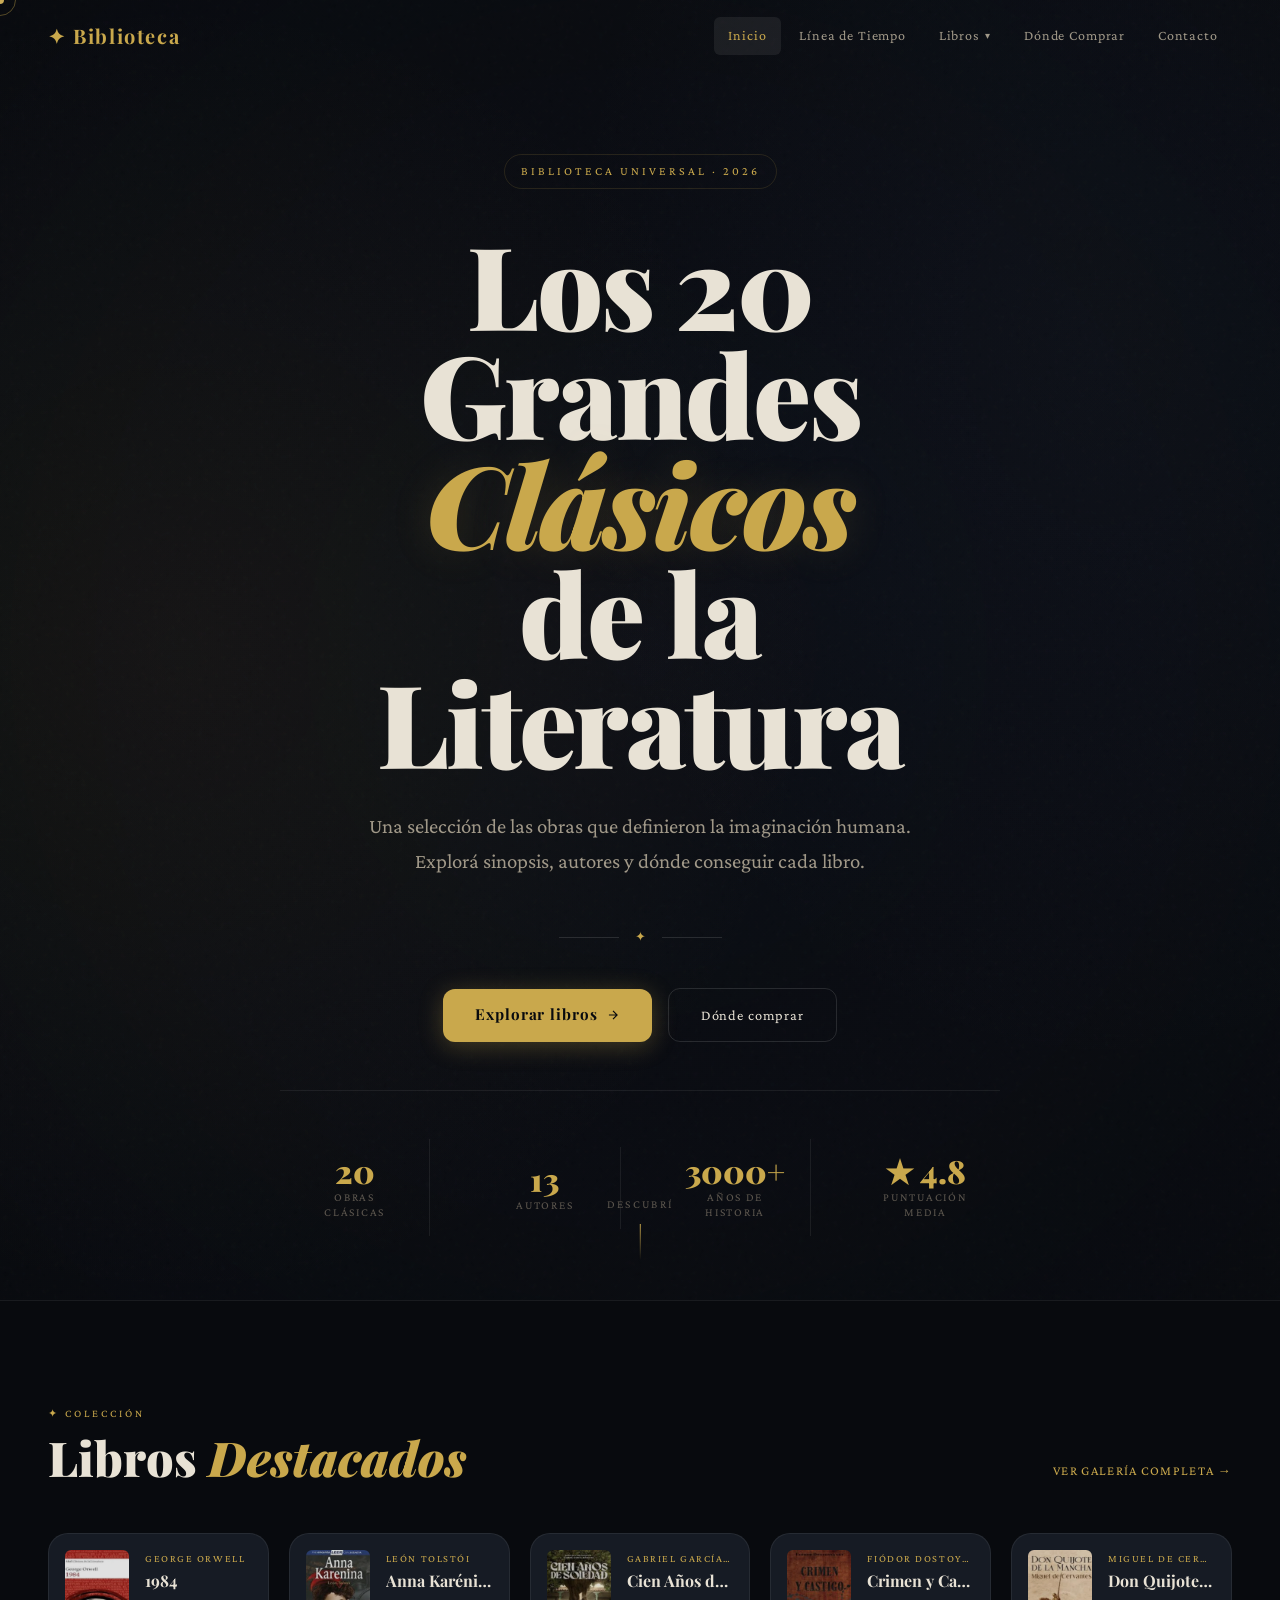
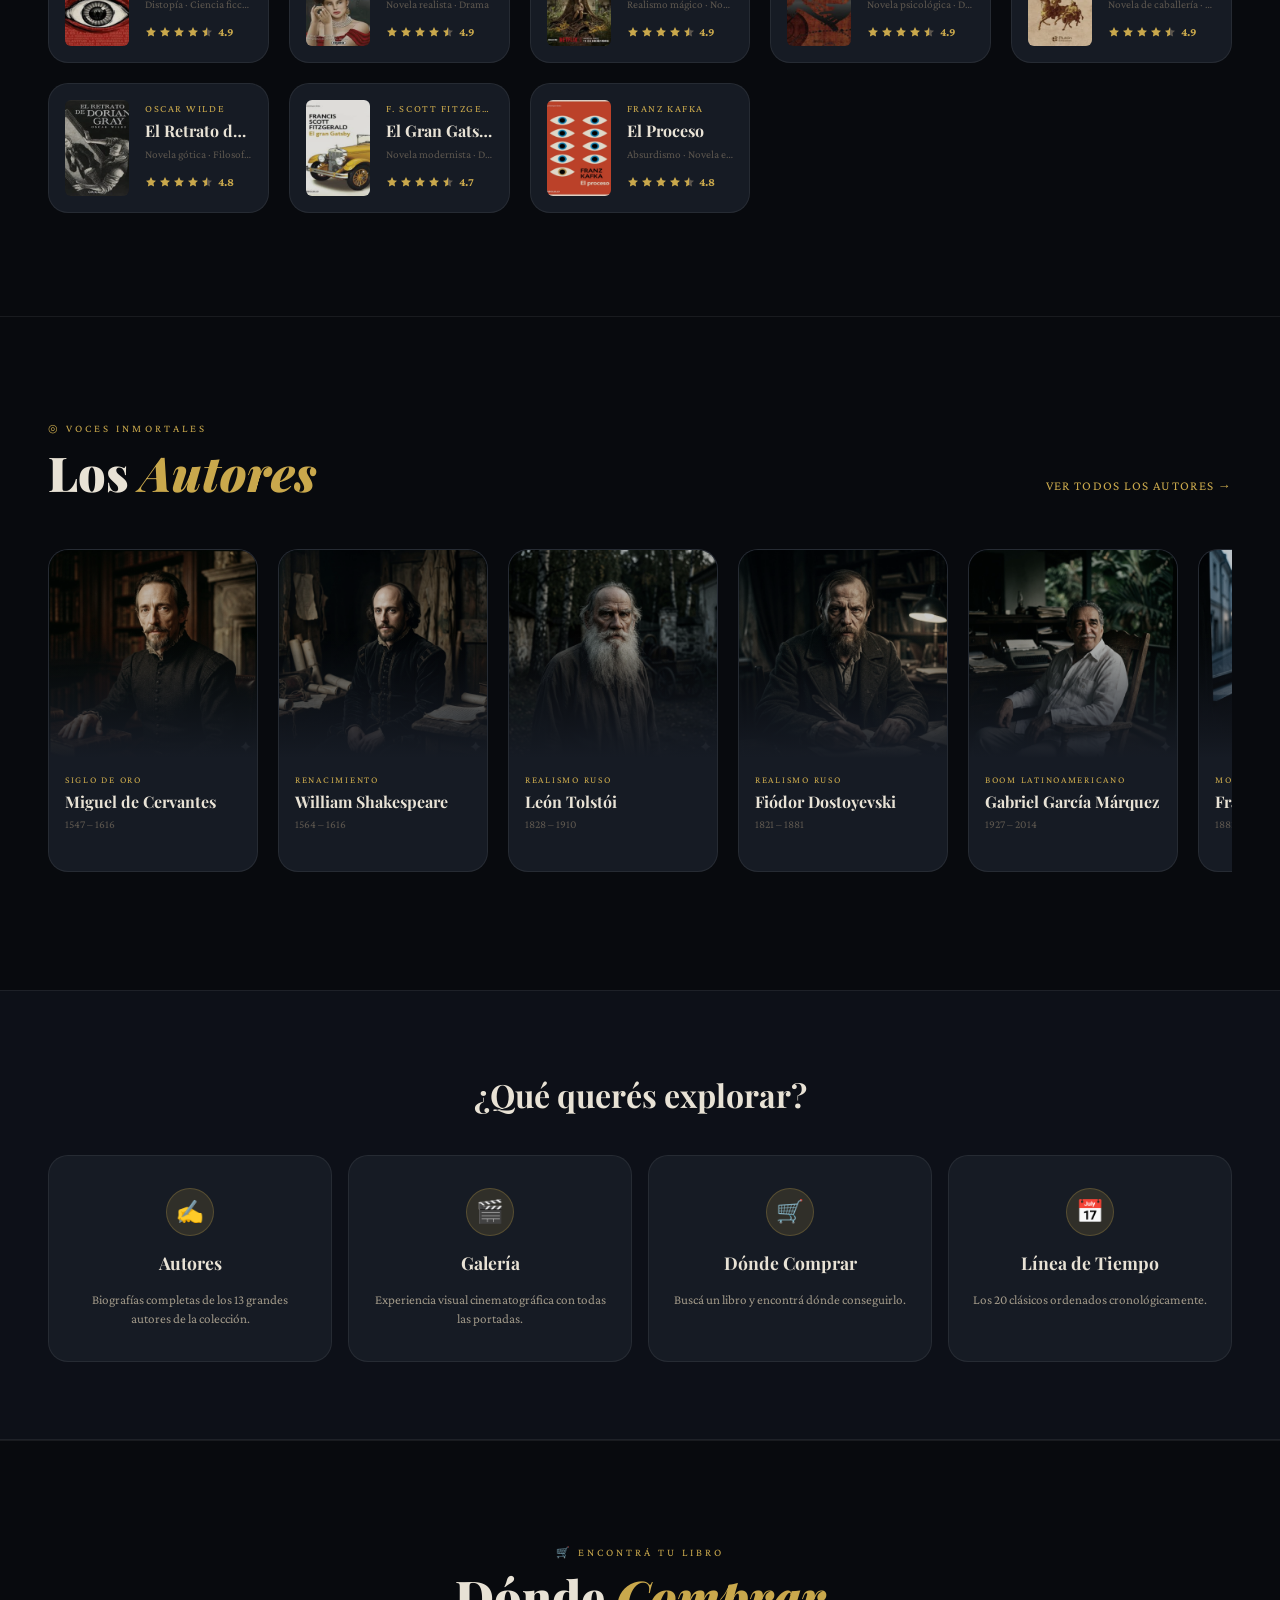
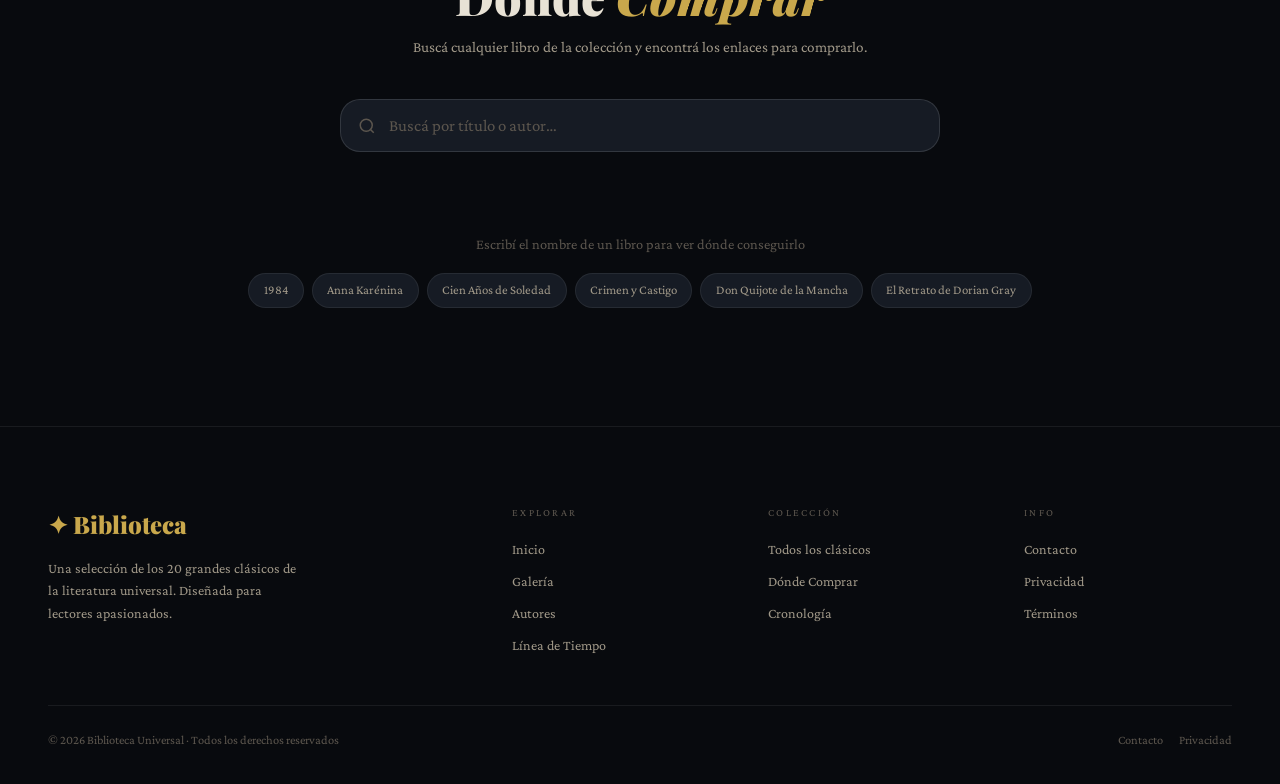
<file: index.html>
<!DOCTYPE html>
<html lang="es">
<head>
  <meta charset="UTF-8" />
  <meta name="viewport" content="width=device-width, initial-scale=1.0" />
  <meta name="description" content="Biblioteca Universal — Los 20 grandes clásicos de la literatura. Explorá autores, sinopsis y dónde comprar cada obra." />
  <title>Biblioteca Universal · Los 20 Clásicos</title>
  <link rel="preconnect" href="https://fonts.googleapis.com" />
  <link rel="preconnect" href="https://fonts.gstatic.com" crossorigin />
  <link href="https://fonts.googleapis.com/css2?family=Playfair+Display:ital,wght@0,400;0,700;0,900;1,400&family=Crimson+Pro:ital,wght@0,300;0,400;0,600;1,300;1,400&display=swap" rel="stylesheet" />
  <link rel="stylesheet" href="css/styles.css" />
  <style>
  /* ══ INDEX — estilos locales ══ */

  /* CTAs hero */
  .hero-ctas{display:flex;align-items:center;justify-content:center;gap:1rem;flex-wrap:wrap;animation:fadeUp .8s .5s ease both;margin-top:2.5rem}
  .btn-primary{display:inline-flex;align-items:center;gap:.5rem;padding:.85rem 2rem;background:var(--gold);color:var(--bg);font-family:var(--font-display);font-size:.95rem;font-weight:700;letter-spacing:.06em;border-radius:var(--radius);border:none;cursor:pointer;transition:opacity var(--transition-fast),transform var(--transition-fast),box-shadow var(--transition-fast);box-shadow:0 4px 24px rgba(201,168,76,.3)}
  .btn-primary:hover{opacity:.9;transform:translateY(-2px);box-shadow:0 8px 32px rgba(201,168,76,.4)}
  .btn-secondary{display:inline-flex;align-items:center;gap:.5rem;padding:.85rem 2rem;background:transparent;color:var(--text);font-family:var(--font-body);font-size:.9rem;letter-spacing:.06em;border-radius:var(--radius);border:1px solid var(--border-light);cursor:pointer;transition:border-color var(--transition-fast),background var(--transition-fast),color var(--transition-fast)}
  .btn-secondary:hover{border-color:var(--gold);background:var(--gold-dim);color:var(--gold)}

  /* Stats hero */
  .hero-stats{display:flex;align-items:center;justify-content:center;gap:2.5rem;flex-wrap:wrap;padding-top:3rem;margin-top:3rem;border-top:1px solid var(--border);animation:fadeUp .8s .6s ease both}
  .hero-stat-num{font-family:var(--font-display);font-size:2rem;font-weight:900;color:var(--gold);line-height:1}
  .hero-stat-label{font-size:.72rem;letter-spacing:.15em;text-transform:uppercase;color:var(--text-3);margin-top:.2rem}

  /* Secciones */
  .section{padding:clamp(4rem,8vw,7rem) clamp(1.5rem,4vw,3rem);max-width:1500px;margin:0 auto}
  .section-header{display:flex;align-items:flex-end;justify-content:space-between;gap:1rem;margin-bottom:clamp(2rem,4vw,3.5rem);flex-wrap:wrap}
  .section-eyebrow{font-size:.68rem;letter-spacing:.28em;text-transform:uppercase;color:var(--gold);margin-bottom:.6rem}
  .section-title{font-family:var(--font-display);font-size:clamp(1.8rem,4vw,3rem);font-weight:900;color:var(--text);line-height:1.05}
  .section-title em{font-style:italic;color:var(--gold)}
  .section-link{display:inline-flex;align-items:center;gap:.4rem;font-size:.82rem;letter-spacing:.1em;text-transform:uppercase;color:var(--gold);white-space:nowrap;transition:gap var(--transition-fast)}
  .section-link:hover{gap:.65rem}
  .section-divider{width:100%;height:1px;background:var(--border);max-width:1500px;margin:0 auto}

  /* Libros destacados */
  .featured-grid{display:grid;grid-template-columns:repeat(auto-fill,minmax(min(220px,100%),1fr));gap:1.25rem}
  .featured-book{display:flex;gap:1rem;align-items:flex-start;background:var(--surface);border:1px solid var(--border);border-radius:var(--radius-lg);padding:1rem;cursor:pointer;transition:transform var(--transition),border-color var(--transition),box-shadow var(--transition);opacity:0;transform:translateY(16px)}
  .featured-book.visible{opacity:1;transform:translateY(0)}
  .featured-book:hover{transform:translateY(-4px);border-color:rgba(201,168,76,.25);box-shadow:var(--shadow-lg),0 0 30px rgba(201,168,76,.06)}
  /* Portada libro destacado — 400×600 px | Proporción: 2:3 */
  .featured-book-cover{width:64px;flex-shrink:0;aspect-ratio:2/3;border-radius:var(--radius-sm);overflow:hidden;background:var(--bg-3);position:relative}
  .featured-book-cover img{position:absolute;inset:0;width:100%;height:100%;object-fit:cover;filter:brightness(.88) saturate(.85);transition:filter .4s}
  .featured-book:hover .featured-book-cover img{filter:brightness(1) saturate(1)}
  .featured-book-info{flex:1;min-width:0}
  .featured-book-author{font-size:.65rem;letter-spacing:.15em;text-transform:uppercase;color:var(--gold);margin-bottom:.2rem}
  .featured-book-title{font-family:var(--font-display);font-size:1rem;font-weight:700;color:var(--text);line-height:1.2;margin-bottom:.3rem;white-space:nowrap;overflow:hidden;text-overflow:ellipsis}
  .featured-book-genre{font-size:.7rem;color:var(--text-3);margin-bottom:.5rem}
  .featured-book-stars{display:flex;align-items:center;gap:.3rem}
  .featured-book-rating{font-size:.75rem;font-weight:700;color:var(--gold)}

  /* Autores fila */
  .authors-row{display:flex;gap:1.25rem;overflow-x:auto;overflow-y:hidden;scroll-snap-type:x proximity;padding-bottom:1rem;scrollbar-width:thin;scrollbar-color:var(--border) transparent}
  .authors-row::-webkit-scrollbar{height:3px}
  .authors-row::-webkit-scrollbar-thumb{background:var(--border-light);border-radius:2px}
  .author-mini-card{flex:0 0 auto;width:clamp(160px,22vw,210px);scroll-snap-align:start;background:var(--surface);border:1px solid var(--border);border-radius:var(--radius-lg);overflow:hidden;cursor:pointer;transition:transform var(--transition),border-color var(--transition),box-shadow var(--transition);opacity:0;transform:translateY(16px)}
  .author-mini-card.visible{opacity:1;transform:translateY(0)}
  .author-mini-card:hover{transform:translateY(-5px);border-color:rgba(201,168,76,.25);box-shadow:var(--shadow),0 0 24px rgba(201,168,76,.08)}
  /* Foto autor mini — 800×800 px | 1:1 */
  .author-mini-img{position:relative;aspect-ratio:1/1;width:100%;overflow:hidden;background:var(--bg-3)}
  .author-mini-img img{position:absolute;inset:0;width:100%;height:100%;object-fit:cover;object-position:top center;filter:brightness(.8) saturate(.7);transition:transform .5s cubic-bezier(.4,0,.2,1),filter .4s}
  .author-mini-card:hover .author-mini-img img{transform:scale(1.06);filter:brightness(.9) saturate(.85)}
  .author-mini-img-overlay{position:absolute;inset:0;background:linear-gradient(to top,var(--surface) 0%,transparent 60%);pointer-events:none}
  .author-mini-placeholder{position:absolute;inset:0;display:flex;align-items:center;justify-content:center;background:linear-gradient(135deg,var(--bg-3) 0%,var(--surface-2) 100%);font-family:var(--font-display);font-size:2.5rem;font-weight:900;color:var(--gold);letter-spacing:-.04em;user-select:none}
  .author-mini-placeholder span{opacity:.22}
  .author-mini-body{padding:.9rem 1rem 1.1rem}
  .author-mini-era{font-size:.6rem;letter-spacing:.18em;text-transform:uppercase;color:var(--gold);margin-bottom:.25rem}
  .author-mini-name{font-family:var(--font-display);font-size:1rem;font-weight:700;color:var(--text);line-height:1.2;margin-bottom:.2rem}
  .author-mini-dates{font-size:.72rem;color:var(--text-3)}

  /* Accesos rápidos */
  .quick-access{padding:clamp(3rem,6vw,5rem) clamp(1.5rem,4vw,3rem);background:var(--bg-2);border-top:1px solid var(--border);border-bottom:1px solid var(--border)}
  .quick-access-inner{max-width:1500px;margin:0 auto}
  .quick-access-title{text-align:center;font-family:var(--font-display);font-size:clamp(1.4rem,3vw,2rem);font-weight:700;color:var(--text);margin-bottom:2rem}
  .quick-access-grid{display:grid;grid-template-columns:repeat(auto-fit,minmax(min(220px,100%),1fr));gap:1rem}
  .quick-card{display:flex;flex-direction:column;align-items:center;gap:.75rem;padding:2rem 1.5rem;background:var(--surface);border:1px solid var(--border);border-radius:var(--radius-lg);text-align:center;text-decoration:none;transition:transform var(--transition),border-color var(--transition),box-shadow var(--transition)}
  .quick-card:hover{transform:translateY(-4px);border-color:rgba(201,168,76,.3);box-shadow:var(--shadow),0 0 24px rgba(201,168,76,.08)}
  .quick-card-icon{width:48px;height:48px;border-radius:50%;background:var(--gold-dim);border:1px solid rgba(201,168,76,.25);display:flex;align-items:center;justify-content:center;font-size:1.4rem;transition:background var(--transition-fast)}
  .quick-card:hover .quick-card-icon{background:rgba(201,168,76,.25)}
  .quick-card-title{font-family:var(--font-display);font-size:1.1rem;font-weight:700;color:var(--text)}
  .quick-card-desc{font-size:.82rem;color:var(--text-2);line-height:1.5}

  /* Sección Dónde Comprar */
  .buy-section{padding:clamp(4rem,8vw,7rem) clamp(1.5rem,4vw,3rem);max-width:1100px;margin:0 auto}
  .buy-section-header{text-align:center;margin-bottom:2.5rem}
  .buy-search-wrap{position:relative;max-width:600px;margin:0 auto 3rem}
  .buy-search-icon{position:absolute;left:1.1rem;top:50%;transform:translateY(-50%);width:18px;height:18px;color:var(--text-3);pointer-events:none}
  .buy-search-input{width:100%;padding:1rem 3rem 1rem 3rem;background:var(--surface);border:1px solid var(--border-light);border-radius:var(--radius-lg);color:var(--text);font-family:var(--font-body);font-size:1.05rem;outline:none;transition:border-color var(--transition-fast),box-shadow var(--transition-fast)}
  .buy-search-input::placeholder{color:var(--text-3)}
  .buy-search-input:focus{border-color:var(--gold);box-shadow:0 0 0 3px var(--gold-dim),0 8px 32px rgba(0,0,0,.3)}
  .buy-search-clear{position:absolute;right:1rem;top:50%;transform:translateY(-50%);font-size:.8rem;color:var(--text-3);opacity:0;pointer-events:none;transition:opacity var(--transition-fast);padding:.25rem}
  .buy-search-clear.visible{opacity:1;pointer-events:all}
  .buy-results{display:none}
  .buy-results.active{display:block}
  .buy-result-card{background:var(--surface);border:1px solid var(--border-light);border-radius:var(--radius-xl);overflow:hidden;margin-bottom:1rem;animation:fadeUp .3s ease both}
  .buy-result-inner{display:grid;grid-template-columns:140px 1fr}
  /* Portada resultado — 400×600 px | 2:3 */
  .buy-result-cover{position:relative;background:var(--bg-3);min-height:200px}
  .buy-result-cover img{position:absolute;inset:0;width:100%;height:100%;object-fit:cover}
  .buy-result-cover-ph{position:absolute;inset:0;display:flex;align-items:center;justify-content:center;font-family:var(--font-display);font-size:3rem;font-weight:900;color:var(--gold);opacity:.18;text-align:center;padding:.5rem;letter-spacing:-.04em}
  .buy-result-info{padding:1.5rem}
  .buy-result-genre{font-size:.68rem;letter-spacing:.2em;text-transform:uppercase;color:var(--gold);margin-bottom:.5rem}
  .buy-result-title{font-family:var(--font-display);font-size:clamp(1.3rem,2.5vw,1.8rem);font-weight:900;color:var(--text);line-height:1.1;margin-bottom:.3rem}
  .buy-result-author{font-size:.9rem;color:var(--text-2);font-style:italic;margin-bottom:1rem}
  .buy-result-meta{display:flex;gap:1.5rem;flex-wrap:wrap;padding-bottom:1rem;margin-bottom:1rem;border-bottom:1px solid var(--border)}
  .buy-result-meta-key{font-size:.62rem;letter-spacing:.15em;text-transform:uppercase;color:var(--text-3);display:block;margin-bottom:.15rem}
  .buy-result-meta-val{font-size:.85rem;color:var(--text);font-weight:600}
  .buy-result-synopsis{font-size:.9rem;line-height:1.7;color:var(--text-2);margin-bottom:1.25rem}
  .buy-links-title{font-size:.65rem;letter-spacing:.2em;text-transform:uppercase;color:var(--text-3);margin-bottom:.65rem}
  .buy-links-grid{display:flex;flex-wrap:wrap;gap:.5rem}
  /* Reemplazá href="#" por el enlace real de cada tienda */
  .buy-link{display:inline-flex;align-items:center;gap:.4rem;padding:.5rem 1rem;background:var(--bg-3);border:1px solid var(--border-light);border-radius:var(--radius);color:var(--text-2);font-size:.8rem;font-family:var(--font-body);transition:border-color var(--transition-fast),color var(--transition-fast),background var(--transition-fast);text-decoration:none}
  .buy-link:hover{border-color:var(--gold);color:var(--gold);background:var(--gold-dim)}
  .buy-no-results{display:none;text-align:center;padding:4rem 2rem;color:var(--text-3)}
  .buy-no-results.active{display:block}
  .buy-no-results-icon{font-size:3rem;margin-bottom:1rem;opacity:.35}
  .buy-initial{text-align:center;padding:2rem 0 1rem;color:var(--text-3);font-size:.9rem}
  .buy-suggestions{display:flex;flex-wrap:wrap;gap:.5rem;justify-content:center;margin-top:1rem}
  .buy-suggestion-btn{padding:.35rem .9rem;font-size:.8rem;background:var(--surface);border:1px solid var(--border);border-radius:100px;color:var(--text-2);cursor:pointer;transition:border-color var(--transition-fast),color var(--transition-fast)}
  .buy-suggestion-btn:hover{border-color:var(--gold);color:var(--gold)}

  /* Footer mejorado */
  .footer-full{border-top:1px solid var(--border);padding:clamp(3rem,6vw,5rem) clamp(1.5rem,4vw,3rem) 2rem}
  .footer-full-inner{max-width:1400px;margin:0 auto;display:grid;grid-template-columns:2fr repeat(3,1fr);gap:3rem;margin-bottom:3rem}
  .footer-brand{font-family:var(--font-display);font-size:1.5rem;font-weight:900;color:var(--gold);margin-bottom:.75rem}
  .footer-tagline{font-size:.88rem;color:var(--text-2);line-height:1.6;max-width:260px}
  .footer-col-title{font-size:.65rem;letter-spacing:.22em;text-transform:uppercase;color:var(--text-3);margin-bottom:1rem}
  .footer-col-links{display:flex;flex-direction:column;gap:.5rem}
  .footer-col-links a{font-size:.88rem;color:var(--text-2);transition:color var(--transition-fast)}
  .footer-col-links a:hover{color:var(--gold)}
  .footer-bottom{border-top:1px solid var(--border);padding-top:1.5rem;display:flex;align-items:center;justify-content:space-between;flex-wrap:wrap;gap:1rem;max-width:1400px;margin:0 auto}
  .footer-copy{font-size:.78rem;color:var(--text-3)}
  .footer-bottom-links{display:flex;gap:1rem}
  .footer-bottom-links a{font-size:.78rem;color:var(--text-3);transition:color var(--transition-fast)}
  .footer-bottom-links a:hover{color:var(--text-2)}

  /* Responsive */
  @media (max-width:900px){.footer-full-inner{grid-template-columns:1fr 1fr}.buy-result-inner{grid-template-columns:100px 1fr}}
  @media (max-width:640px){.hero-stats{gap:1.5rem}.buy-result-inner{grid-template-columns:1fr}.buy-result-cover{min-height:220px;aspect-ratio:16/9}.footer-full-inner{grid-template-columns:1fr;gap:2rem}.featured-grid{grid-template-columns:1fr}}
  @media (max-width:480px){.hero-ctas{flex-direction:column;width:100%}.btn-primary,.btn-secondary{width:100%;justify-content:center}}
  </style>
</head>
<body>

  <div class="cursor" id="cursor" aria-hidden="true"></div>
  <div class="cursor-follower" id="cursorFollower" aria-hidden="true"></div>

  <!-- NAVBAR -->
  <header role="banner">
    <nav class="navbar" id="navbar" aria-label="Navegación principal">
      <a href="index.html" class="navbar-brand">✦ Biblioteca</a>
      <button class="nav-toggle" id="navToggle" aria-expanded="false" aria-controls="navList" aria-label="Abrir menú">
        <span></span><span></span><span></span>
      </button>
      <ul class="nav-list" id="navList" role="list">
        <li class="nav-item"><a href="index.html" class="nav-link active">Inicio</a></li>
        <li class="nav-item"><a href="time/timeline.html" class="nav-link">Línea de Tiempo</a></li>
        <li class="nav-item" id="navLibros">
          <a href="galeria.html" class="nav-link" aria-haspopup="true" aria-expanded="false">
            Libros <span class="nav-arrow" aria-hidden="true">▾</span>
          </a>
          <ul class="dropdown" role="menu">
            <li role="none"><a href="galeria.html" role="menuitem">Galería</a></li>
            <li role="none"><a href="autores.html" role="menuitem">Autores</a></li>
          </ul>
        </li>
        <li class="nav-item"><a href="#donde-comprar" class="nav-link">Dónde Comprar</a></li>
        <li class="nav-item"><a href="forms/forms.html" class="nav-link">Contacto</a></li>
      </ul>
    </nav>
  </header>

  <!-- HERO
       ─────────────────────────────────────────────────────────
       IMAGEN HERO — FONDO PRINCIPAL
       Tamaño recomendado: 1920 × 1080 px
       Formato: JPG o WEBP
       Ruta sugerida: img/hero-bg.jpg
       Para activar: descomentar el <img> dentro de .header-bg
       ───────────────────────────────────────────────────────── -->
  <section class="header" aria-label="Portada principal">
    <div class="header-bg" id="headerBg" aria-hidden="true">
      <!--
        Imagen Hero — Tamaño recomendado: 1920×1080 px
        <img src="img/hero-bg.jpg" alt="" aria-hidden="true"
          style="position:absolute;inset:0;width:100%;height:100%;object-fit:cover;opacity:.18;filter:saturate(.6)" />
      -->
    </div>

    <div class="header-content">
      <p class="header-label">Biblioteca Universal · 2026</p>
      <h1 class="header-title">
        <span class="title-line">Los 20 Grandes</span>
        <span class="title-line italic">Clásicos</span>
        <span class="title-line">de la Literatura</span>
      </h1>
      <p class="header-sub">
        Una selección de las obras que definieron la imaginación humana.<br>
        Explorá sinopsis, autores y dónde conseguir cada libro.
      </p>
      <div class="header-ornament" aria-hidden="true"><span></span><span>✦</span><span></span></div>

      <div class="hero-ctas">
        <a href="#libros-destacados" class="btn-primary">
          Explorar libros
          <svg width="14" height="14" viewBox="0 0 24 24" fill="none" stroke="currentColor" stroke-width="2"><path d="M5 12h14M12 5l7 7-7 7"/></svg>
        </a>
        <a href="#donde-comprar" class="btn-secondary">Dónde comprar</a>
      </div>

      <div class="hero-stats" aria-label="Estadísticas de la colección">
        <div class="hero-stat"><div class="hero-stat-num">20</div><div class="hero-stat-label">Obras clásicas</div></div>
        <div class="hero-stat"><div class="hero-stat-num">13</div><div class="hero-stat-label">Autores</div></div>
        <div class="hero-stat"><div class="hero-stat-num">3000+</div><div class="hero-stat-label">Años de historia</div></div>
        <div class="hero-stat"><div class="hero-stat-num">★ 4.8</div><div class="hero-stat-label">Puntuación media</div></div>
      </div>
    </div>

    <div class="header-scroll-hint" aria-hidden="true">
      <span>Descubrí</span>
      <div class="scroll-arrow"></div>
    </div>
  </section>

  <!-- LIBROS DESTACADOS -->
  <div class="section-divider"></div>
  <section class="section" id="libros-destacados" aria-label="Libros destacados">
    <div class="section-header">
      <div>
        <p class="section-eyebrow">✦ Colección</p>
        <h2 class="section-title">Libros <em>Destacados</em></h2>
      </div>
      <a href="galeria.html" class="section-link">Ver galería completa →</a>
    </div>
    <div class="featured-grid" id="featuredGrid"></div>
  </section>

  <!-- AUTORES DESTACADOS -->
  <div class="section-divider"></div>
  <section class="section" aria-label="Autores destacados">
    <div class="section-header">
      <div>
        <p class="section-eyebrow">◎ Voces inmortales</p>
        <h2 class="section-title">Los <em>Autores</em></h2>
      </div>
      <a href="autores.html" class="section-link">Ver todos los autores →</a>
    </div>
    <div class="authors-row" id="authorsRow"></div>
  </section>

  <!-- ACCESOS RÁPIDOS -->
  <div class="quick-access" aria-label="Accesos rápidos">
    <div class="quick-access-inner">
      <h2 class="quick-access-title">¿Qué querés explorar?</h2>
      <div class="quick-access-grid">
        <a href="autores.html" class="quick-card">
          <div class="quick-card-icon" aria-hidden="true">✍</div>
          <div class="quick-card-title">Autores</div>
          <p class="quick-card-desc">Biografías completas de los 13 grandes autores de la colección.</p>
        </a>
        <a href="galeria.html" class="quick-card">
          <div class="quick-card-icon" aria-hidden="true">🎬</div>
          <div class="quick-card-title">Galería</div>
          <p class="quick-card-desc">Experiencia visual cinematográfica con todas las portadas.</p>
        </a>
        <a href="#donde-comprar" class="quick-card">
          <div class="quick-card-icon" aria-hidden="true">🛒</div>
          <div class="quick-card-title">Dónde Comprar</div>
          <p class="quick-card-desc">Buscá un libro y encontrá dónde conseguirlo.</p>
        </a>
        <a href="time/timeline.html" class="quick-card">
          <div class="quick-card-icon" aria-hidden="true">📅</div>
          <div class="quick-card-title">Línea de Tiempo</div>
          <p class="quick-card-desc">Los 20 clásicos ordenados cronológicamente.</p>
        </a>
      </div>
    </div>
  </div>

  <!-- DÓNDE COMPRAR — Buscador -->
  <div class="section-divider"></div>
  <section class="buy-section" id="donde-comprar" aria-label="Dónde comprar">
    <div class="buy-section-header">
      <p class="section-eyebrow" style="text-align:center">🛒 Encontrá tu libro</p>
      <h2 class="section-title" style="text-align:center">Dónde <em>Comprar</em></h2>
      <p style="color:var(--text-2);font-size:.95rem;margin-top:.75rem;max-width:500px;margin-left:auto;margin-right:auto;text-align:center">
        Buscá cualquier libro de la colección y encontrá los enlaces para comprarlo.
      </p>
    </div>

    <div class="buy-search-wrap">
      <svg class="buy-search-icon" viewBox="0 0 24 24" fill="none" stroke="currentColor" stroke-width="2" aria-hidden="true">
        <circle cx="11" cy="11" r="8"/><path d="m21 21-4.35-4.35"/>
      </svg>
      <input type="search" id="buySearchInput" class="buy-search-input"
        placeholder="Buscá por título o autor…" aria-label="Buscar libro para comprar" autocomplete="off" />
      <button class="buy-search-clear" id="buySearchClear" aria-label="Limpiar búsqueda">✕</button>
    </div>

    <div class="buy-initial" id="buyInitial">
      <p>Escribí el nombre de un libro para ver dónde conseguirlo</p>
      <div class="buy-suggestions" id="buySuggestions" aria-label="Sugerencias"></div>
    </div>

    <div class="buy-results" id="buyResults" aria-live="polite"></div>

    <div class="buy-no-results" id="buyNoResults" aria-live="polite">
      <div class="buy-no-results-icon" aria-hidden="true">📭</div>
      <p>No se encontró ningún libro con ese término.<br>Probá con otro título o autor.</p>
    </div>
  </section>

  <!-- LIGHTBOX -->
  <div class="lightbox" id="lightbox" role="dialog" aria-modal="true" aria-label="Detalle del libro">
    <div class="lightbox-backdrop" id="lightboxBackdrop"></div>
    <div class="lightbox-panel">
      <button class="lightbox-close" id="lightboxClose" aria-label="Cerrar">✕</button>
      <div class="lightbox-body" id="lightboxBody"></div>
    </div>
  </div>

  <!-- FOOTER MEJORADO -->
  <footer class="footer-full" role="contentinfo">
    <div class="footer-full-inner">
      <div>
        <div class="footer-brand">✦ Biblioteca</div>
        <p class="footer-tagline">Una selección de los 20 grandes clásicos de la literatura universal. Diseñada para lectores apasionados.</p>
      </div>
      <div>
        <p class="footer-col-title">Explorar</p>
        <nav class="footer-col-links">
          <a href="index.html">Inicio</a>
          <a href="galeria.html">Galería</a>
          <a href="autores.html">Autores</a>
          <a href="time/timeline.html">Línea de Tiempo</a>
        </nav>
      </div>
      <div>
        <p class="footer-col-title">Colección</p>
        <nav class="footer-col-links">
          <a href="galeria.html">Todos los clásicos</a>
          <a href="#donde-comprar">Dónde Comprar</a>
          <a href="time/timeline.html">Cronología</a>
        </nav>
      </div>
      <div>
        <p class="footer-col-title">Info</p>
        <nav class="footer-col-links">
          <a href="forms/forms.html">Contacto</a>
          <!-- Reemplazá '#' por el enlace real -->
          <a href="#">Privacidad</a>
          <a href="#">Términos</a>
        </nav>
      </div>
    </div>
    <div class="footer-bottom">
      <p class="footer-copy">© 2026 Biblioteca Universal · Todos los derechos reservados</p>
      <div class="footer-bottom-links">
        <a href="forms/forms.html">Contacto</a>
        <a href="#">Privacidad</a>
      </div>
    </div>
  </footer>

  <script src="js/data.js"></script>
  <script>
  /* ══ INDEX.JS — lógica inline ══ */

  const revealIO = new IntersectionObserver((entries) => {
    entries.forEach(e => { if(e.isIntersecting){e.target.classList.add('visible');revealIO.unobserve(e.target);} });
  }, {threshold:.06, rootMargin:'0px 0px -20px 0px'});

  /* ── Lightbox ─────────────────────────────────────────────── */
  function openLightbox(book) {
    const lb=document.getElementById('lightbox'), body=document.getElementById('lightboxBody');
    if(!lb||!body) return;
    body.innerHTML=`
      <div class="lb-cover"><img src="${book.cover}" alt="Portada de ${book.title}" /></div>
      <div class="lb-info">
        <div class="lb-label">${book.genre||'Clásico de la Literatura Universal'}</div>
        <h2 class="lb-title">${book.title}</h2>
        <p class="lb-author">por ${book.author}</p>
        <div class="lb-meta">
          <div class="lb-meta-item"><span class="lb-meta-key">Año</span><span class="lb-meta-val">${formatYear(book.year)}</span></div>
          <div class="lb-meta-item"><span class="lb-meta-key">Puntuación</span><div class="lb-stars">${renderStars(book.rating,true)}<span class="lb-rating-num">${book.rating.toFixed(1)}/5</span></div></div>
        </div>
        <div class="lb-synopsis-title">Sinopsis</div>
        <p class="lb-synopsis">${book.synopsis}</p>
      </div>`;
    lb.classList.add('open'); document.body.style.overflow='hidden';
    document.getElementById('lightboxClose')?.focus();
  }
  function closeLightbox(){ document.getElementById('lightbox')?.classList.remove('open'); document.body.style.overflow=''; }
  document.getElementById('lightboxClose')?.addEventListener('click', closeLightbox);
  document.getElementById('lightboxBackdrop')?.addEventListener('click', closeLightbox);
  document.addEventListener('keydown', e=>{ if(e.key==='Escape') closeLightbox(); });

  /* ── Libros destacados (primeros 8) ───────────────────────── */
  function buildFeatured() {
    const grid=document.getElementById('featuredGrid');
    if(!grid||typeof BOOKS==='undefined') return;
    BOOKS.slice(0,8).forEach((book,i)=>{
      const el=document.createElement('article');
      el.className='featured-book'; el.setAttribute('role','button');
      el.setAttribute('tabindex','0'); el.style.transitionDelay=`${(i%4)*60}ms`;
      el.innerHTML=`
        <!-- Portada: ${book.title} | Tamaño: 400×600 px | Proporción: 2:3 -->
        <div class="featured-book-cover"><img src="${book.cover}" alt="Portada de ${book.title}" loading="lazy" /></div>
        <div class="featured-book-info">
          <div class="featured-book-author">${book.author}</div>
          <div class="featured-book-title">${book.title}</div>
          <div class="featured-book-genre">${book.genre||''}</div>
          <div class="featured-book-stars">${renderStars(book.rating)}<span class="featured-book-rating">${book.rating.toFixed(1)}</span></div>
        </div>`;
      el.addEventListener('click', ()=>openLightbox(book));
      el.addEventListener('keydown', e=>{ if(e.key==='Enter'||e.key===' '){e.preventDefault();openLightbox(book);} });
      grid.appendChild(el); revealIO.observe(el);
    });
  }

  /* ── Autores fila ──────────────────────────────────────────── */
  function buildAuthorsRow() {
    const row=document.getElementById('authorsRow');
    if(!row||typeof AUTHORS==='undefined') return;
    AUTHORS.forEach((author,i)=>{
      const initials=author.initials||(author.name||'').split(' ').map(p=>p[0]).join('').slice(0,2).toUpperCase();
      const el=document.createElement('article');
      el.className='author-mini-card'; el.style.transitionDelay=`${(i%6)*55}ms`;
      el.innerHTML=`
        <!-- Foto autor: ${author.name} | Tamaño: 800×800 px | Proporción: 1:1 -->
        <div class="author-mini-img">
          ${author.image?`<img src="${author.image}" alt="${author.name}" loading="lazy" />`:''}
          ${!author.image?`<div class="author-mini-placeholder"><span>${initials}</span></div>`:''}
          <div class="author-mini-img-overlay"></div>
        </div>
        <div class="author-mini-body">
          <div class="author-mini-era">${author.era}</div>
          <div class="author-mini-name">${author.name}</div>
          <div class="author-mini-dates">${author.dates}</div>
        </div>`;
      el.addEventListener('click', ()=>{ window.location.href='autores.html'; });
      row.appendChild(el); revealIO.observe(el);
    });
  }

  /* ── Buscador "Dónde Comprar" ──────────────────────────────── */
  function buildSuggestions() {
    const wrap=document.getElementById('buySuggestions');
    if(!wrap||typeof BOOKS==='undefined') return;
    BOOKS.slice(0,6).forEach(book=>{
      const btn=document.createElement('button'); btn.className='buy-suggestion-btn';
      btn.textContent=book.title;
      btn.addEventListener('click', ()=>{ buyInput.value=book.title; runBuySearch(book.title); buyInput.focus(); });
      wrap.appendChild(btn);
    });
  }

  function renderBuyResult(book) {
    const card=document.createElement('div'); card.className='buy-result-card';
    const links=(book.buyLinks||[
      {label:'Amazon',url:'#'},{label:'Casa del Libro',url:'#'},
      {label:'Mercado Libre',url:'#'},{label:'Librería local',url:'#'}
    ]).map(l=>
      `<!-- Reemplazar href="#" por el enlace real de ${l.label} -->
       <a href="${l.url}" class="buy-link" target="_blank" rel="noopener">🛒 ${l.label}</a>`
    ).join('');
    card.innerHTML=`
      <div class="buy-result-inner">
        <!-- Portada: ${book.title} | Tamaño: 400×600 px | Proporción: 2:3 -->
        <div class="buy-result-cover">
          <img src="${book.cover}" alt="Portada de ${book.title}" loading="lazy" onerror="this.style.display='none'" />
          <div class="buy-result-cover-ph" aria-hidden="true">${book.title.slice(0,2).toUpperCase()}</div>
        </div>
        <div class="buy-result-info">
          <div class="buy-result-genre">${book.genre||'Literatura universal'}</div>
          <h3 class="buy-result-title">${book.title}</h3>
          <p class="buy-result-author">por ${book.author}</p>
          <div class="buy-result-meta">
            <div><span class="buy-result-meta-key">Año</span><span class="buy-result-meta-val">${formatYear(book.year)}</span></div>
            <div><span class="buy-result-meta-key">Puntuación</span><span class="buy-result-meta-val">★ ${book.rating.toFixed(1)}</span></div>
          </div>
          <p class="buy-result-synopsis">${book.synopsis}</p>
          <p class="buy-links-title">Comprar en:</p>
          <div class="buy-links-grid">${links}</div>
        </div>
      </div>`;
    return card;
  }

  const buyInput   = document.getElementById('buySearchInput');
  const buyClear   = document.getElementById('buySearchClear');
  const buyResults = document.getElementById('buyResults');
  const buyNoRes   = document.getElementById('buyNoResults');
  const buyInitial = document.getElementById('buyInitial');

  function runBuySearch(term) {
    const t=term.toLowerCase().trim();
    buyInitial.style.display='none';
    buyResults.classList.remove('active'); buyNoRes.classList.remove('active');
    buyResults.innerHTML='';
    if(!t){ buyInitial.style.display='block'; buyClear.classList.remove('visible'); return; }
    buyClear.classList.toggle('visible', t.length>0);
    if(typeof BOOKS==='undefined') return;
    const found=BOOKS.filter(b=>
      b.title.toLowerCase().includes(t)||
      b.author.toLowerCase().includes(t)||
      (b.genre||'').toLowerCase().includes(t)
    );
    if(found.length===0){ buyNoRes.classList.add('active'); }
    else{ buyResults.classList.add('active'); found.forEach(b=>buyResults.appendChild(renderBuyResult(b))); }
  }

  if(buyInput) buyInput.addEventListener('input', ()=>runBuySearch(buyInput.value));
  if(buyClear) buyClear.addEventListener('click', ()=>{ buyInput.value=''; runBuySearch(''); buyInput.focus(); });

  /* ── Cursor ───────────────────────────────────────────────── */
  (function(){
    const c=document.getElementById('cursor'),f=document.getElementById('cursorFollower');
    if(!c||!f||!window.matchMedia('(pointer:fine)').matches) return;
    let mx=0,my=0,fx=0,fy=0;
    document.addEventListener('mousemove',e=>{mx=e.clientX;my=e.clientY;c.style.left=mx+'px';c.style.top=my+'px';},{passive:true});
    (function af(){fx+=(mx-fx)*.11;fy+=(my-fy)*.11;f.style.left=fx+'px';f.style.top=fy+'px';requestAnimationFrame(af);})();
  })();

  /* ── Navbar ───────────────────────────────────────────────── */
  (function(){
    const nav=document.getElementById('navbar'),nt=document.getElementById('navToggle'),nl=document.getElementById('navList');
    if(nav) window.addEventListener('scroll',()=>nav.classList.toggle('scrolled',window.scrollY>60),{passive:true});
    if(!nt||!nl) return;
    nt.addEventListener('click',()=>{const o=nl.classList.toggle('open');nt.setAttribute('aria-expanded',String(o));nt.classList.toggle('open',o);});
    document.querySelectorAll('.nav-item').forEach(item=>{
      const l=item.querySelector('.nav-link'),d=item.querySelector('.dropdown');
      if(!l||!d) return;
      l.addEventListener('click',e=>{if(window.innerWidth<=768){e.preventDefault();item.classList.toggle('open');}});
    });
    document.addEventListener('click',e=>{
      if(!nl.contains(e.target)&&!nt.contains(e.target)){nl.classList.remove('open');nt.classList.remove('open');nt.setAttribute('aria-expanded','false');}
    });
  })();

  /* ── Parallax ─────────────────────────────────────────────── */
  const hBg=document.getElementById('headerBg');
  if(hBg) window.addEventListener('scroll',()=>{hBg.style.transform=`translateY(${window.scrollY*.22}px)`;},{passive:true});

  /* ── Init ─────────────────────────────────────────────────── */
  buildFeatured();
  buildAuthorsRow();
  buildSuggestions();
  </script>
</body>
</html>
</file>
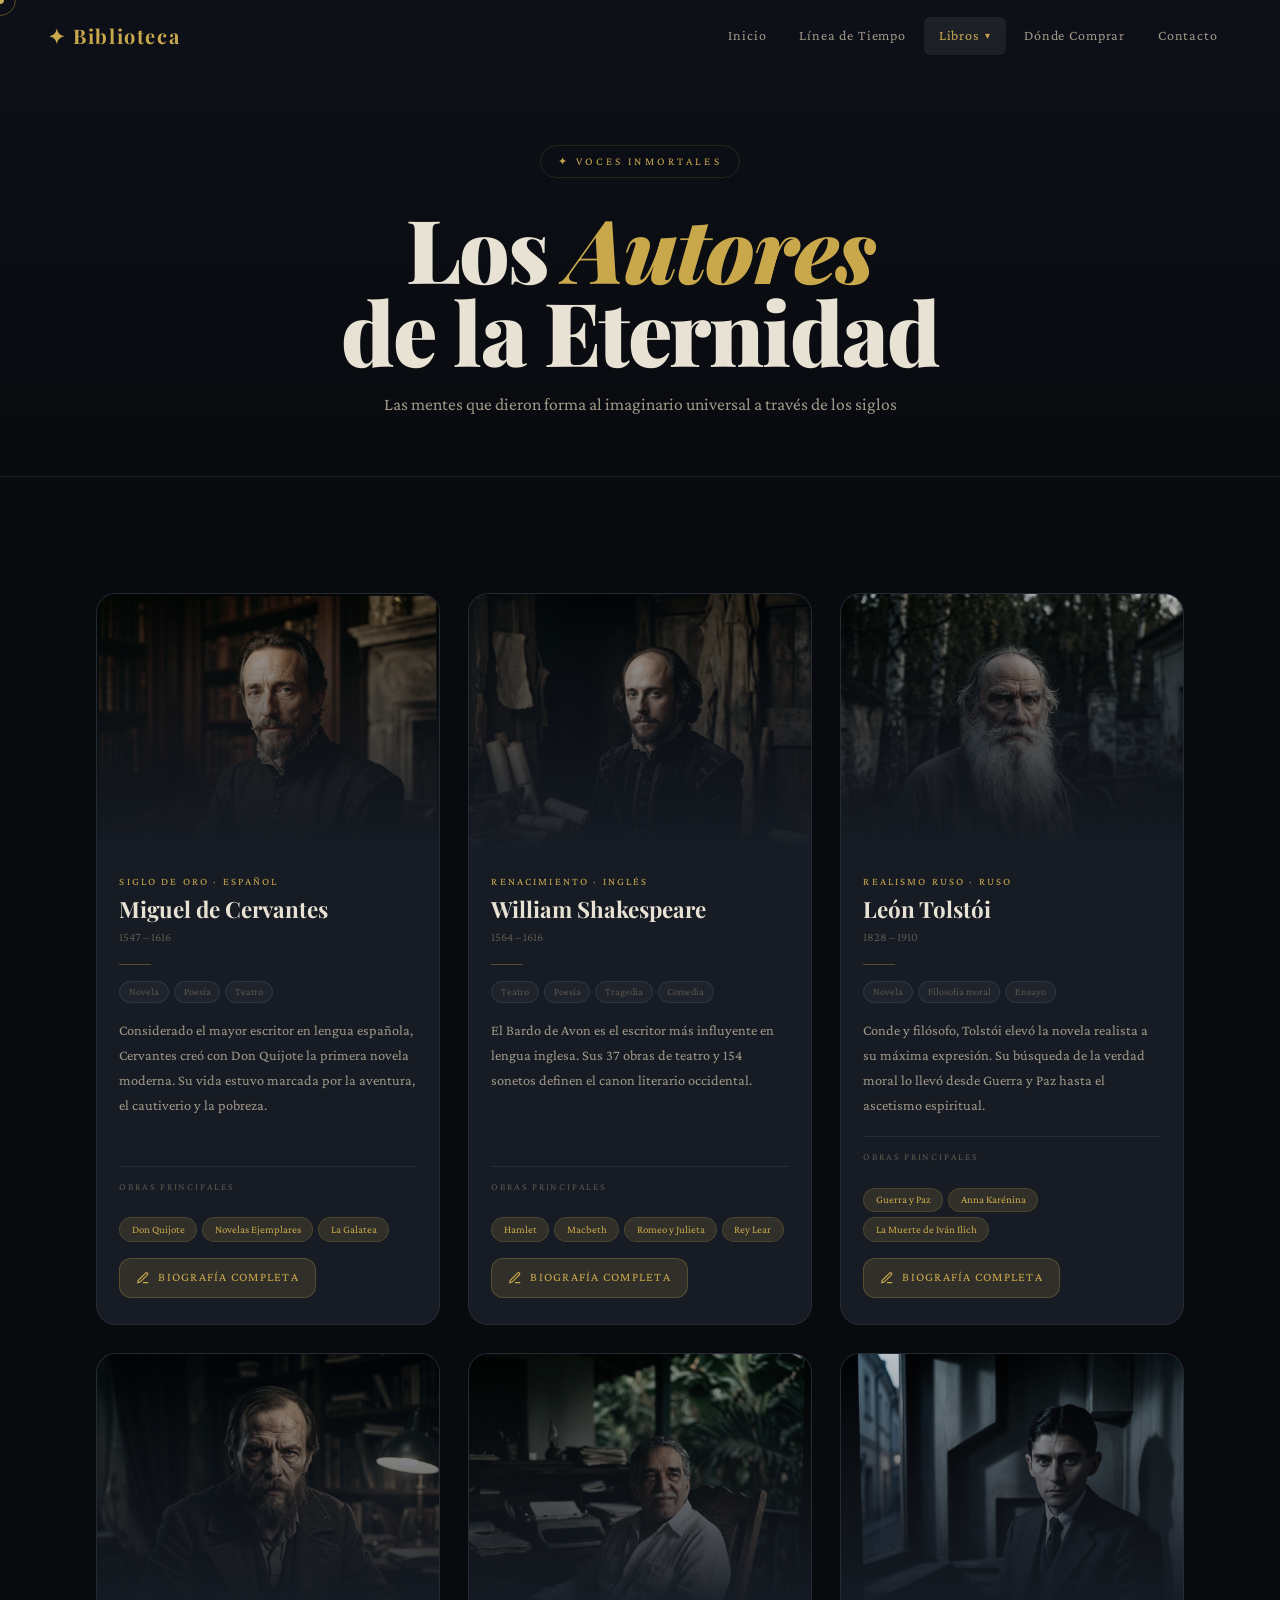
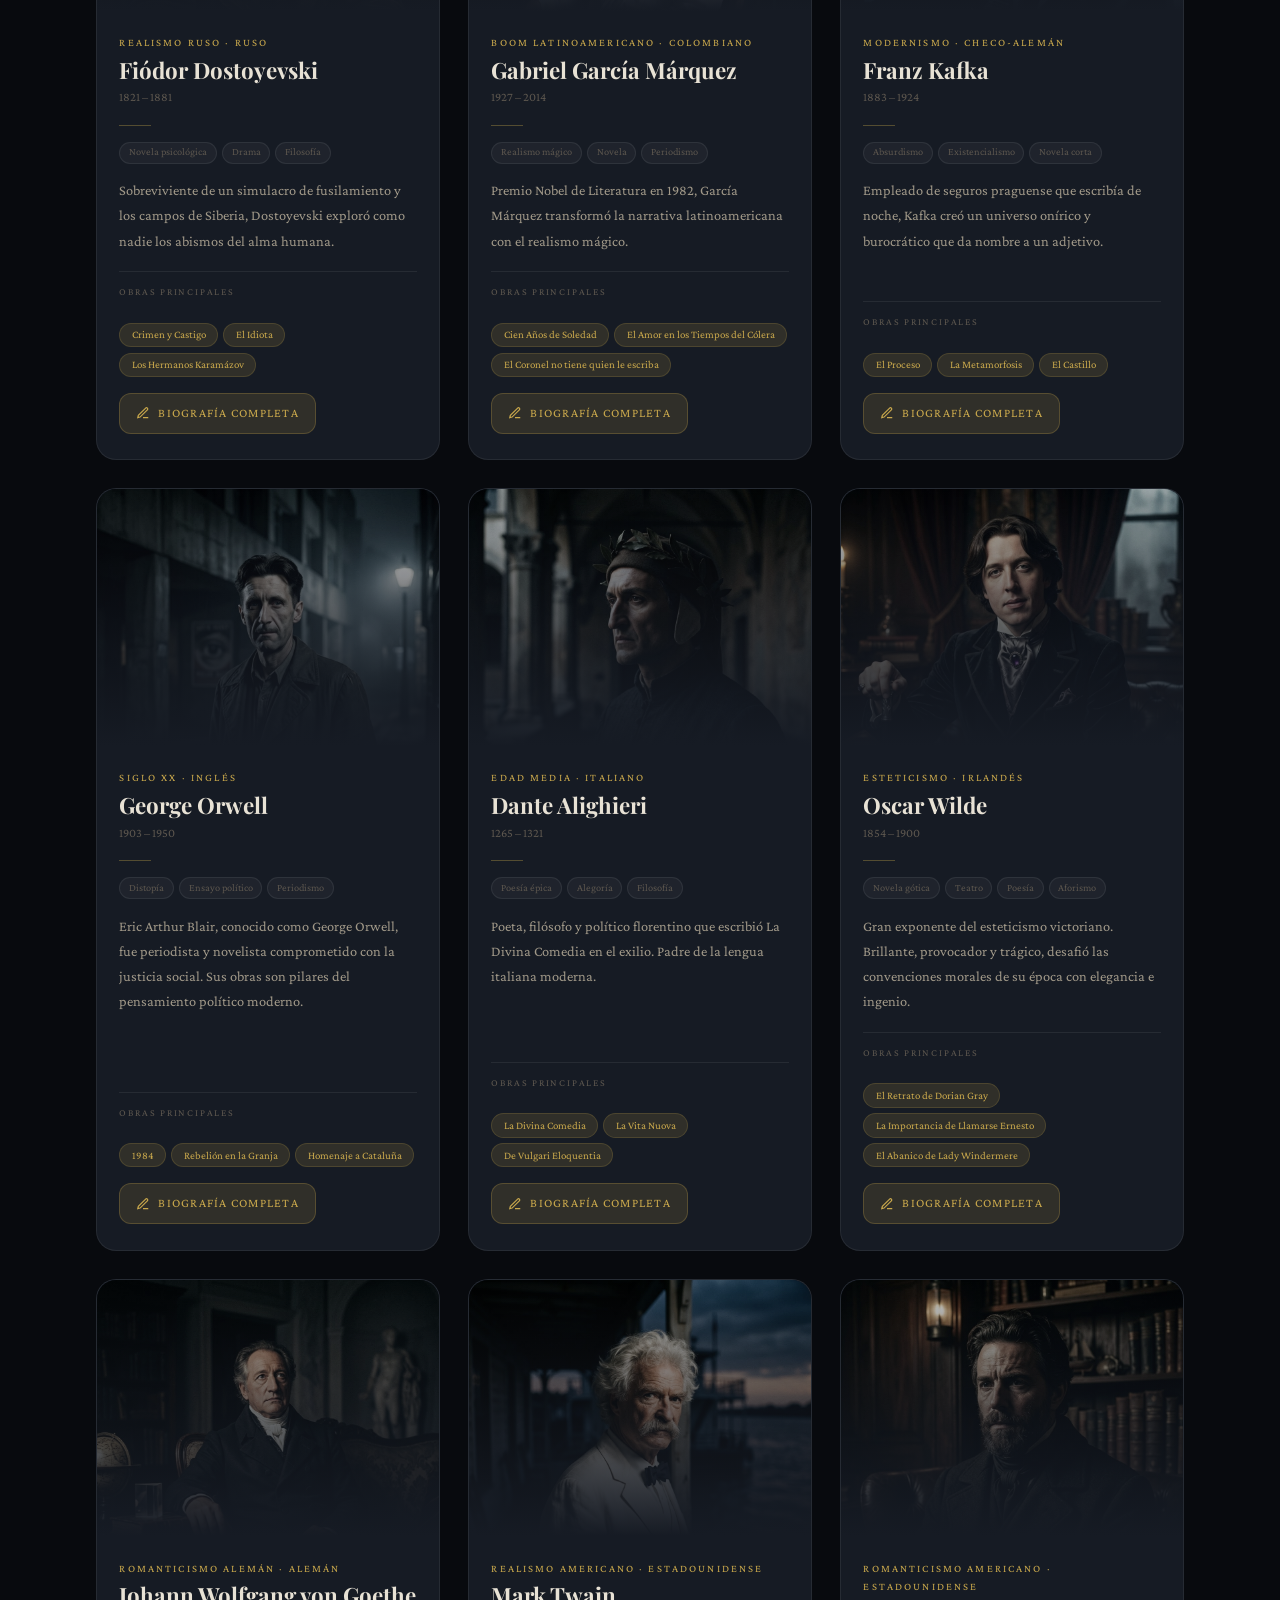
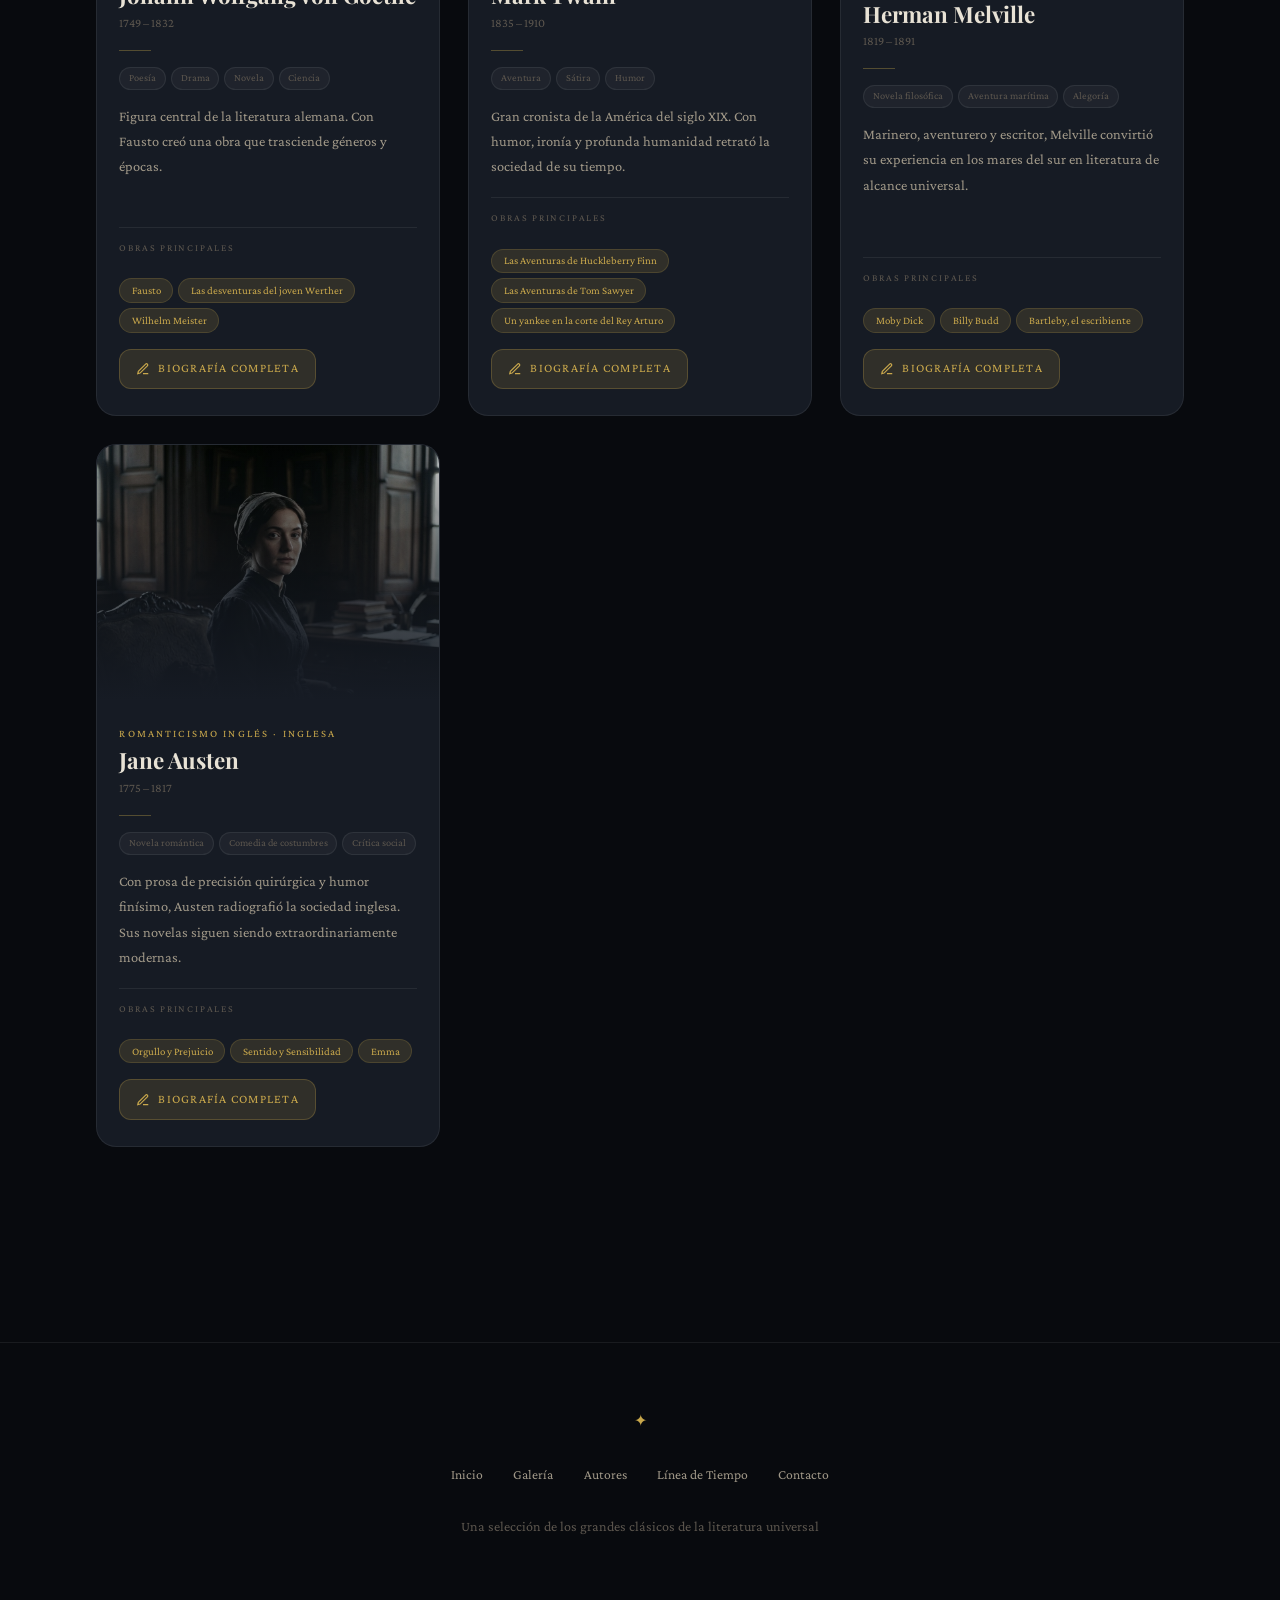
<file: autores.html>
<!DOCTYPE html>
<html lang="es">
<head>
  <meta charset="UTF-8" />
  <meta name="viewport" content="width=device-width, initial-scale=1.0" />
  <meta name="description" content="Los grandes autores de la literatura universal — biografías completas y obras principales." />
  <title>Autores · Biblioteca Universal</title>
  <link rel="preconnect" href="https://fonts.googleapis.com" />
  <link rel="preconnect" href="https://fonts.gstatic.com" crossorigin />
  <link href="https://fonts.googleapis.com/css2?family=Playfair+Display:ital,wght@0,400;0,700;0,900;1,400&family=Crimson+Pro:ital,wght@0,300;0,400;0,600;1,300;1,400&display=swap" rel="stylesheet" />
  <link rel="stylesheet" href="css/styles.css" />
  <style>
  /* ══ AUTORES — estilos locales + modal biografía ══ */

  .autores-hero{padding:calc(var(--nav-h) + 4.5rem) clamp(1.5rem,5vw,4rem) 3.5rem;text-align:center;background:linear-gradient(to bottom,var(--bg-2),var(--bg));border-bottom:1px solid var(--border)}
  .autores-hero-eyebrow{display:inline-flex;align-items:center;gap:.5rem;font-size:.7rem;letter-spacing:.28em;text-transform:uppercase;color:var(--gold);border:1px solid var(--gold-dim);padding:.35rem 1.1rem;border-radius:100px;margin-bottom:1.75rem;animation:fadeUp .6s ease both}
  .autores-hero-title{font-family:var(--font-display);font-size:clamp(2.6rem,7vw,5.5rem);font-weight:900;line-height:.95;letter-spacing:-.02em;color:var(--text);margin-bottom:1.1rem;animation:fadeUp .6s .07s ease both}
  .autores-hero-title em{font-style:italic;color:var(--gold)}
  .autores-hero-sub{font-size:clamp(.95rem,1.5vw,1.1rem);color:var(--text-2);max-width:520px;margin:0 auto;animation:fadeUp .6s .14s ease both}

  .autores-main{width:100%;max-width:1400px;margin:0 auto;padding:clamp(2.5rem,5vw,4rem) clamp(1.25rem,4vw,3rem)}
  .autores-grid{display:grid;grid-template-columns:repeat(auto-fill,minmax(min(300px,100%),1fr));gap:1.75rem}

  /* Tarjeta */
  .author-card{display:flex;flex-direction:column;background:var(--surface);border:1px solid var(--border);border-radius:var(--radius-lg);overflow:hidden;isolation:isolate;opacity:0;transform:translateY(24px);transition:opacity .55s ease,transform .55s ease,border-color var(--transition),box-shadow var(--transition)}
  .author-card.visible{opacity:1;transform:translateY(0)}
  .author-card.visible:hover{transform:translateY(-6px);border-color:rgba(201,168,76,.25);box-shadow:0 20px 60px rgba(0,0,0,.7),0 0 40px rgba(201,168,76,.08)}

  /* Zona imagen */
  .author-img-wrap{position:relative;width:100%;aspect-ratio:4/3;min-height:200px;overflow:hidden;flex-shrink:0;background:var(--bg-3)}
  .author-img{position:absolute;inset:0;width:100%;height:100%;object-fit:cover;object-position:center top;filter:brightness(.8) saturate(.7);opacity:0;transition:opacity .3s ease,transform .6s cubic-bezier(.4,0,.2,1),filter .45s ease}
  .author-img.loaded{opacity:1}
  .author-card.visible:hover .author-img{transform:scale(1.06);filter:brightness(.9) saturate(.85)}
  .author-img-overlay{position:absolute;inset:0;background:linear-gradient(to top,var(--surface) 0%,rgba(22,27,36,.5) 50%,transparent 100%);pointer-events:none;z-index:1}

  /* Placeholder */
  .author-placeholder{position:absolute;inset:0;z-index:0;display:flex;flex-direction:column;align-items:center;justify-content:center;gap:.75rem;background:linear-gradient(135deg,rgba(18,22,32,1) 0%,rgba(30,37,53,1) 100%)}
  .author-placeholder::before{content:'';position:absolute;inset:16px;border:1px dashed rgba(201,168,76,.18);border-radius:calc(var(--radius-lg) - 8px);pointer-events:none}
  .author-placeholder-initials{font-family:var(--font-display);font-size:clamp(2.8rem,5vw,4rem);font-weight:900;color:var(--gold);opacity:.22;letter-spacing:-.04em;line-height:1;user-select:none}
  .author-placeholder-hint{display:flex;flex-direction:column;align-items:center;gap:.3rem;text-align:center;padding:0 1rem}
  .author-placeholder-hint-title{font-size:.65rem;letter-spacing:.22em;text-transform:uppercase;color:var(--text-3)}
  .author-placeholder-hint-size{font-size:.6rem;letter-spacing:.12em;color:rgba(92,86,78,.7)}
  .author-placeholder-badge{position:absolute;top:.75rem;right:.75rem;background:rgba(8,10,14,.7);border:1px solid rgba(201,168,76,.2);color:rgba(201,168,76,.5);font-size:.55rem;letter-spacing:.18em;text-transform:uppercase;padding:.2rem .55rem;border-radius:100px;z-index:2}
  .author-img-wrap.has-image .author-placeholder{display:none}

  /* Cuerpo */
  .author-body{flex:1;display:flex;flex-direction:column;padding:1.4rem 1.4rem 1.6rem}
  .author-era{font-size:.67rem;letter-spacing:.2em;text-transform:uppercase;color:var(--gold);margin-bottom:.4rem}
  .author-name{font-family:var(--font-display);font-size:clamp(1.15rem,2.2vw,1.4rem);font-weight:700;color:var(--text);line-height:1.15;margin-bottom:.25rem}
  .author-dates{font-size:.78rem;color:var(--text-3);margin-bottom:1rem}
  .author-divider{width:32px;height:1px;background:var(--gold);opacity:.35;margin-bottom:1rem;flex-shrink:0}

  /* Géneros */
  .author-genres{display:flex;flex-wrap:wrap;gap:.3rem;margin-bottom:.9rem}
  .author-genre-tag{font-size:.65rem;padding:.18rem .55rem;background:rgba(255,255,255,.04);color:var(--text-3);border:1px solid var(--border);border-radius:100px;line-height:1.4}

  /* Biografía */
  .author-bio{font-size:.9rem;font-family:var(--font-body);line-height:1.75;color:var(--text-2);margin-bottom:1.1rem}

  /* Obras */
  .author-works-label{font-size:.62rem;letter-spacing:.18em;text-transform:uppercase;color:var(--text-3);margin-bottom:.5rem;margin-top:auto;padding-top:.75rem;border-top:1px solid var(--border)}
  .author-works{display:flex;flex-wrap:wrap;gap:.35rem;margin-bottom:1rem}
  .author-work-tag{font-size:.68rem;padding:.22rem .7rem;background:var(--gold-dim);color:var(--gold);border:1px solid rgba(201,168,76,.18);border-radius:100px;line-height:1.4;white-space:nowrap;overflow:hidden;text-overflow:ellipsis}

  /* Botón bio completa */
  .author-bio-btn{display:inline-flex;align-items:center;gap:.5rem;font-family:var(--font-body);font-size:.78rem;letter-spacing:.1em;text-transform:uppercase;color:var(--gold);background:var(--gold-dim);border:1px solid rgba(201,168,76,.25);border-radius:var(--radius);padding:.55rem 1rem;cursor:pointer;transition:background var(--transition-fast),border-color var(--transition-fast),transform var(--transition-fast);align-self:flex-start}
  .author-bio-btn:hover{background:rgba(201,168,76,.2);border-color:rgba(201,168,76,.4);transform:translateX(2px)}
  .author-bio-btn svg{width:14px;height:14px;flex-shrink:0}

  /* ══ MODAL BIOGRAFÍA ══ */
  .bio-modal{position:fixed;inset:0;z-index:1100;display:flex;align-items:center;justify-content:center;padding:1.5rem;opacity:0;pointer-events:none;transition:opacity var(--transition)}
  .bio-modal.open{opacity:1;pointer-events:all}
  .bio-modal-backdrop{position:absolute;inset:0;background:rgba(0,0,0,.85);backdrop-filter:blur(16px);-webkit-backdrop-filter:blur(16px)}
  .bio-modal-panel{position:relative;z-index:1;background:var(--surface);border:1px solid var(--border-light);border-radius:var(--radius-xl);width:100%;max-width:780px;max-height:90svh;overflow:hidden;overflow-y:auto;transform:translateY(24px) scale(.97);transition:transform var(--transition);box-shadow:0 32px 80px rgba(0,0,0,.8);scrollbar-width:thin;scrollbar-color:var(--border) transparent}
  .bio-modal-panel::-webkit-scrollbar{width:4px}
  .bio-modal-panel::-webkit-scrollbar-thumb{background:var(--border-light);border-radius:2px}
  .bio-modal.open .bio-modal-panel{transform:translateY(0) scale(1)}
  .bio-modal-close{position:sticky;top:1rem;float:right;margin:1rem 1rem 0 0;width:36px;height:36px;z-index:2;background:var(--surface-2);border:1px solid var(--border);border-radius:50%;font-size:.85rem;color:var(--text-2);display:flex;align-items:center;justify-content:center;cursor:pointer;transition:background var(--transition-fast),color var(--transition-fast)}
  .bio-modal-close:hover{background:var(--border);color:var(--text)}
  .bio-modal-body{padding:clamp(1.5rem,4vw,2.5rem);padding-top:0}

  .bio-modal-header{display:grid;grid-template-columns:140px 1fr;gap:2rem;align-items:center;padding:2rem clamp(1.5rem,4vw,2.5rem) 1.5rem;border-bottom:1px solid var(--border);margin-bottom:1.75rem}
  /* Imagen modal — 800×800 px | 1:1 */
  .bio-modal-img-wrap{width:140px;height:140px;border-radius:var(--radius-lg);overflow:hidden;flex-shrink:0;background:var(--bg-3);border:1px solid var(--border-light)}
  .bio-modal-img{width:100%;height:100%;object-fit:cover;object-position:top center;filter:brightness(.9) saturate(.8)}
  .bio-modal-initials{width:100%;height:100%;display:flex;align-items:center;justify-content:center;font-family:var(--font-display);font-size:3rem;font-weight:900;color:var(--gold);opacity:.25}
  .bio-modal-label{font-size:.68rem;letter-spacing:.22em;text-transform:uppercase;color:var(--gold);margin-bottom:.5rem}
  .bio-modal-name{font-family:var(--font-display);font-size:clamp(1.6rem,3vw,2.2rem);font-weight:900;color:var(--text);line-height:1.1;margin-bottom:.35rem}
  .bio-modal-dates{font-size:.85rem;color:var(--text-3);margin-bottom:.75rem}
  .bio-modal-genres{display:flex;flex-wrap:wrap;gap:.3rem}
  .bio-modal-genre-tag{font-size:.68rem;padding:.2rem .65rem;background:var(--gold-dim);color:var(--gold);border:1px solid rgba(201,168,76,.2);border-radius:100px}

  .bio-modal-section{margin-bottom:1.75rem}
  .bio-modal-section-title{font-size:.68rem;letter-spacing:.2em;text-transform:uppercase;color:var(--text-3);margin-bottom:.65rem;padding-bottom:.4rem;border-bottom:1px solid var(--border)}
  .bio-modal-text{font-size:1rem;font-family:var(--font-body);line-height:1.8;color:var(--text-2)}
  .bio-modal-influence{font-size:.95rem;font-family:var(--font-body);line-height:1.75;color:var(--text-2);font-style:italic}
  .bio-modal-works{display:flex;flex-wrap:wrap;gap:.4rem}
  .bio-modal-work-tag{font-size:.75rem;padding:.28rem .8rem;background:var(--gold-dim);color:var(--gold);border:1px solid rgba(201,168,76,.2);border-radius:100px}

  /* Responsive */
  @media(max-width:600px){.autores-main{padding:2rem 1rem}.autores-grid{grid-template-columns:repeat(2,1fr);gap:.875rem}.author-body{padding:1rem}.author-bio{font-size:.82rem}.author-img-wrap{min-height:150px}.bio-modal-header{grid-template-columns:90px 1fr;gap:1rem}.bio-modal-img-wrap{width:90px;height:90px}}
  @media(max-width:400px){.autores-grid{grid-template-columns:1fr}.author-img-wrap{aspect-ratio:16/9;min-height:140px}}
  </style>
</head>
<body>

  <div class="cursor" id="cursor" aria-hidden="true"></div>
  <div class="cursor-follower" id="cursorFollower" aria-hidden="true"></div>

  <!-- NAVBAR -->
  <header role="banner">
    <nav class="navbar" id="navbar" aria-label="Navegación principal">
      <a href="index.html" class="navbar-brand">✦ Biblioteca</a>
      <button class="nav-toggle" id="navToggle" aria-expanded="false" aria-controls="navList" aria-label="Abrir menú">
        <span></span><span></span><span></span>
      </button>
      <ul class="nav-list" id="navList" role="list">
        <li class="nav-item"><a href="index.html" class="nav-link">Inicio</a></li>
        <li class="nav-item"><a href="time/timeline.html" class="nav-link">Línea de Tiempo</a></li>
        <li class="nav-item" id="navLibros">
          <a href="galeria.html" class="nav-link active" aria-haspopup="true" aria-expanded="false">
            Libros <span class="nav-arrow" aria-hidden="true">▾</span>
          </a>
          <ul class="dropdown" role="menu">
            <li role="none"><a href="galeria.html" role="menuitem">Galería</a></li>
            <li role="none"><a href="autores.html" role="menuitem">Autores</a></li>
          </ul>
        </li>
        <li class="nav-item"><a href="index.html#donde-comprar" class="nav-link">Dónde Comprar</a></li>
        <li class="nav-item"><a href="forms/forms.html" class="nav-link">Contacto</a></li>
      </ul>
    </nav>
  </header>

  <!-- HERO -->
  <section class="autores-hero" aria-label="Encabezado autores">
    <p class="autores-hero-eyebrow">✦ Voces Inmortales</p>
    <h1 class="autores-hero-title">Los <em>Autores</em><br>de la Eternidad</h1>
    <p class="autores-hero-sub">Las mentes que dieron forma al imaginario universal a través de los siglos</p>
  </section>

  <!-- GRID -->
  <main class="autores-main" aria-label="Autores de la literatura universal">
    <div class="autores-grid" id="autoresGrid"></div>
  </main>

  <!-- MODAL BIOGRAFÍA COMPLETA -->
  <div class="bio-modal" id="bioModal" role="dialog" aria-modal="true" aria-label="Biografía del autor">
    <div class="bio-modal-backdrop" id="bioModalBackdrop"></div>
    <div class="bio-modal-panel" id="bioModalPanel">
      <button class="bio-modal-close" id="bioModalClose" aria-label="Cerrar biografía">✕</button>
      <div class="bio-modal-header" id="bioModalHeader"></div>
      <div class="bio-modal-body"   id="bioModalBody"></div>
    </div>
  </div>

  <!-- FOOTER -->
  <footer class="footer" style="margin-top:5rem;">
    <div class="footer-ornament" aria-hidden="true">✦</div>
    <nav class="footer-links" aria-label="Enlaces del pie">
      <a href="index.html">Inicio</a>
      <a href="galeria.html">Galería</a>
      <a href="autores.html">Autores</a>
      <a href="time/timeline.html">Línea de Tiempo</a>
      <a href="forms/forms.html">Contacto</a>
    </nav>
    <p>Una selección de los grandes clásicos de la literatura universal</p>
  </footer>

  <script src="js/data.js"></script>
  <script>
  /* ══ AUTORES.JS ══ */

  function slugify(s){return(s||'').toLowerCase().replace(/á/g,'a').replace(/é/g,'e').replace(/í/g,'i').replace(/ó/g,'o').replace(/ú/g,'u').replace(/ñ/g,'n').replace(/[^a-z0-9\s-]/g,'').replace(/\s+/g,'-').replace(/-+/g,'-').replace(/^-|-$/g,'');}

  /* ── Modal ─────────────────────────────────────────────── */
  function openBioModal(author) {
    const modal=document.getElementById('bioModal'),header=document.getElementById('bioModalHeader'),body=document.getElementById('bioModalBody');
    if(!modal||!header||!body) return;
    const initials=author.initials||(author.name||'').split(' ').map(p=>p[0]).join('').slice(0,2).toUpperCase();
    const genreTags=(author.genres||[]).map(g=>`<span class="bio-modal-genre-tag">${g}</span>`).join('');
    const worksTags=(author.works||[]).map(w=>`<span class="bio-modal-work-tag">${w}</span>`).join('');

    /* Imagen del autor en el modal — 800×800 px | 1:1 */
    const imgH=author.image
      ?`<img class="bio-modal-img" src="${author.image}" alt="${author.name}" loading="lazy" onerror="this.style.display='none';this.nextElementSibling.style.display='flex'" /><div class="bio-modal-initials" style="display:none">${initials}</div>`
      :`<div class="bio-modal-initials">${initials}</div>`;

    header.innerHTML=
      `<div class="bio-modal-img-wrap">${imgH}</div>`+
      `<div><div class="bio-modal-label">${author.era} &middot; ${author.nationality}</div>`+
      `<h2 class="bio-modal-name">${author.name}</h2>`+
      `<p class="bio-modal-dates">${author.dates}</p>`+
      `<div class="bio-modal-genres">${genreTags}</div></div>`;

    body.innerHTML=
      `<div class="bio-modal-section"><p class="bio-modal-section-title">Biografía</p><p class="bio-modal-text">${author.bioExtended||author.bio||''}</p></div>`+
      (author.influence?`<div class="bio-modal-section"><p class="bio-modal-section-title">Influencia en la literatura</p><p class="bio-modal-influence">${author.influence}</p></div>`:'')+
      `<div class="bio-modal-section"><p class="bio-modal-section-title">Obras principales</p><div class="bio-modal-works">${worksTags}</div></div>`;

    modal.classList.add('open'); document.body.style.overflow='hidden';
    document.getElementById('bioModalClose').focus();
  }

  function closeBioModal(){document.getElementById('bioModal')?.classList.remove('open');document.body.style.overflow='';}
  document.getElementById('bioModalClose').addEventListener('click',closeBioModal);
  document.getElementById('bioModalBackdrop').addEventListener('click',closeBioModal);
  document.addEventListener('keydown',e=>{if(e.key==='Escape')closeBioModal();});

  /* ── Render tarjeta ───────────────────────────────────── */
  function renderAuthorCard(author,index){
    const card=document.createElement('article');
    card.className='author-card';
    card.setAttribute('aria-label','Autor: '+author.name);
    card.style.transitionDelay=(index%8)*65+'ms';

    const initials=author.initials||(author.name||'').split(' ').map(p=>p[0]).join('').slice(0,2).toUpperCase();
    const tagsHTML=(author.works||[]).map(w=>`<span class="author-work-tag">${w}</span>`).join('');
    const genreHTML=(author.genres||[]).map(g=>`<span class="author-genre-tag">${g}</span>`).join('');

    /* Foto del autor — Tamaño: 800×800 px | Proporción: 1:1 */
    const imgTag=author.image
      ?`<!-- Foto del autor: ${author.name} -->\n<!-- Tamaño recomendado: 800×800 px | Relación: 1:1 -->\n<!-- Ruta actual: ${author.image} -->\n<img class="author-img" src="${author.image}" alt="Fotografía de ${author.name}" loading="lazy" />`
      :`<!-- Foto del autor: ${author.name} -->\n<!-- Tamaño recomendado: 800×800 px | Relación: 1:1 -->\n<!-- Ruta sugerida: img/autores/${slugify(author.name)}.jpg -->\n<!-- Editá image:"" en data.js con la ruta cuando tengas la foto -->`;

    card.innerHTML=
      `<div class="author-img-wrap" id="imgwrap-${author.id}" aria-hidden="true">`+
        imgTag+
        `<div class="author-placeholder" id="ph-${author.id}">`+
          `<div class="author-placeholder-initials">${initials}</div>`+
          `<div class="author-placeholder-hint"><span class="author-placeholder-hint-title">Foto pendiente</span><span class="author-placeholder-hint-size">800 × 800 px · 1:1</span></div>`+
          `<div class="author-placeholder-badge">Sin foto</div>`+
        `</div>`+
        `<div class="author-img-overlay"></div>`+
      `</div>`+
      `<div class="author-body">`+
        `<div class="author-era">${author.era} &middot; ${author.nationality}</div>`+
        `<h2 class="author-name">${author.name}</h2>`+
        `<p class="author-dates">${author.dates}</p>`+
        `<div class="author-divider" aria-hidden="true"></div>`+
        (genreHTML?`<div class="author-genres">${genreHTML}</div>`:'')+
        `<p class="author-bio">${author.bio||''}</p>`+
        `<p class="author-works-label">Obras principales</p>`+
        `<div class="author-works">${tagsHTML}</div>`+
        `<button class="author-bio-btn" data-id="${author.id}" aria-label="Ver biografía completa de ${author.name}">`+
          `<svg viewBox="0 0 24 24" fill="none" stroke="currentColor" stroke-width="2"><path d="M12 20h9"/><path d="M16.5 3.5a2.121 2.121 0 013 3L7 19l-4 1 1-4L16.5 3.5z"/></svg>`+
          `Biografía completa`+
        `</button>`+
      `</div>`;

    /* Imagen load/error */
    if(author.image){
      const imgEl=card.querySelector('.author-img'),wrap=card.querySelector(`#imgwrap-${author.id}`);
      if(imgEl){
        imgEl.addEventListener('load',()=>{imgEl.classList.add('loaded');if(wrap)wrap.classList.add('has-image');});
        imgEl.addEventListener('error',()=>{imgEl.style.display='none';});
        if(imgEl.complete&&imgEl.naturalWidth>0){imgEl.classList.add('loaded');if(wrap)wrap.classList.add('has-image');}
      }
    }

    /* Botón bio completa */
    card.querySelector('.author-bio-btn').addEventListener('click',function(e){
      e.stopPropagation();
      const a=AUTHORS.find(x=>x.id===parseInt(this.dataset.id));
      if(a) openBioModal(a);
    });

    return card;
  }

  /* ── Grid ─────────────────────────────────────────────── */
  function buildAuthors(){
    const grid=document.getElementById('autoresGrid');
    if(!grid||typeof AUTHORS==='undefined') return;
    const frag=document.createDocumentFragment();
    AUTHORS.forEach((a,i)=>frag.appendChild(renderAuthorCard(a,i)));
    grid.appendChild(frag);

    const io=new IntersectionObserver((entries)=>{
      entries.forEach(e=>{if(e.isIntersecting){e.target.classList.add('visible');io.unobserve(e.target);}});
    },{threshold:.05,rootMargin:'0px 0px -20px 0px'});
    grid.querySelectorAll('.author-card').forEach(c=>io.observe(c));
  }

  /* ── Cursor ───────────────────────────────────────────── */
  (function(){
    const c=document.getElementById('cursor'),f=document.getElementById('cursorFollower');
    if(!c||!f||!window.matchMedia('(pointer:fine)').matches) return;
    let mx=0,my=0,fx=0,fy=0;
    document.addEventListener('mousemove',e=>{mx=e.clientX;my=e.clientY;c.style.left=mx+'px';c.style.top=my+'px';},{passive:true});
    (function af(){fx+=(mx-fx)*.11;fy+=(my-fy)*.11;f.style.left=fx+'px';f.style.top=fy+'px';requestAnimationFrame(af);})();
  })();

  /* ── Navbar ───────────────────────────────────────────── */
  (function(){
    const nav=document.getElementById('navbar'),nt=document.getElementById('navToggle'),nl=document.getElementById('navList');
    if(nav) window.addEventListener('scroll',()=>nav.classList.toggle('scrolled',window.scrollY>60),{passive:true});
    if(!nt||!nl) return;
    nt.addEventListener('click',()=>{const o=nl.classList.toggle('open');nt.setAttribute('aria-expanded',String(o));nt.classList.toggle('open',o);});
    document.querySelectorAll('.nav-item').forEach(item=>{
      const l=item.querySelector('.nav-link'),d=item.querySelector('.dropdown');
      if(!l||!d) return;
      l.addEventListener('click',e=>{if(window.innerWidth<=768){e.preventDefault();item.classList.toggle('open');}});
    });
    document.addEventListener('click',e=>{
      if(!nl.contains(e.target)&&!nt.contains(e.target)){nl.classList.remove('open');nt.classList.remove('open');nt.setAttribute('aria-expanded','false');}
    });
  })();

  buildAuthors();
  </script>
</body>
</html>
</file>
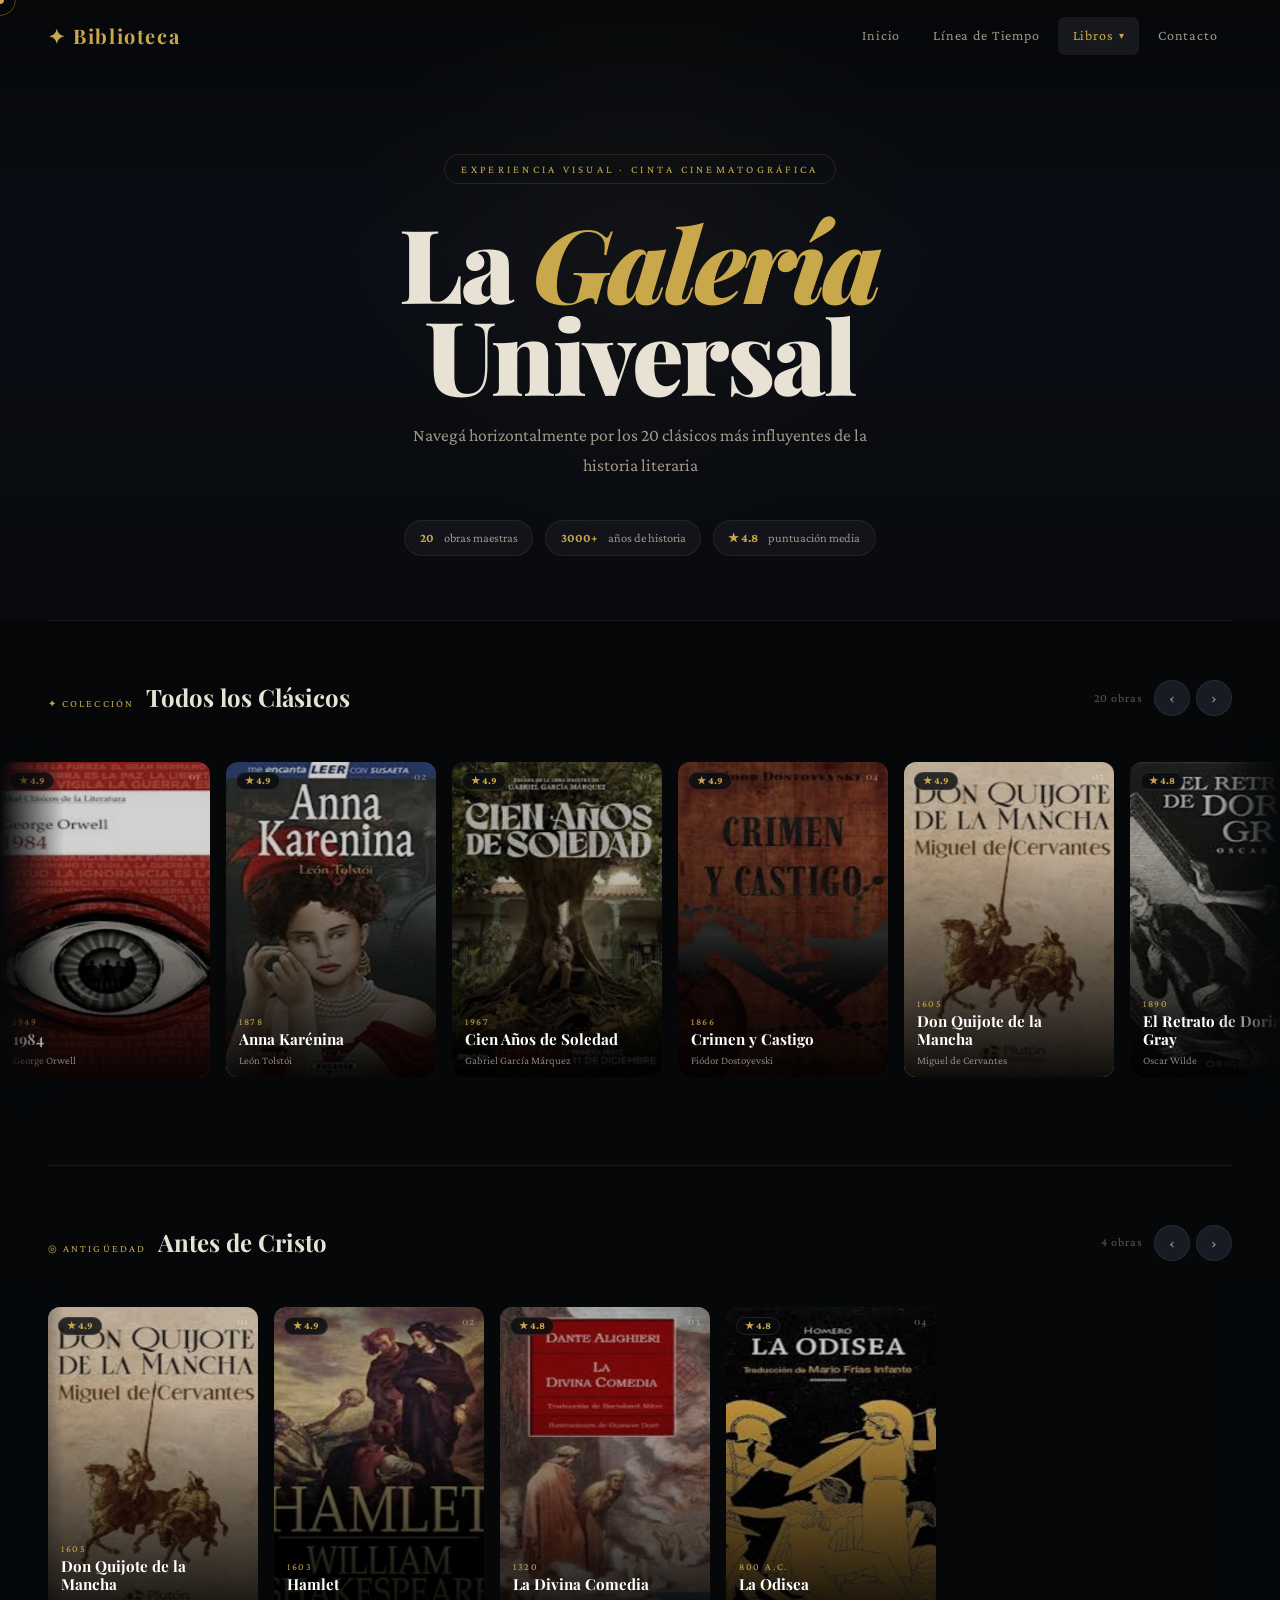
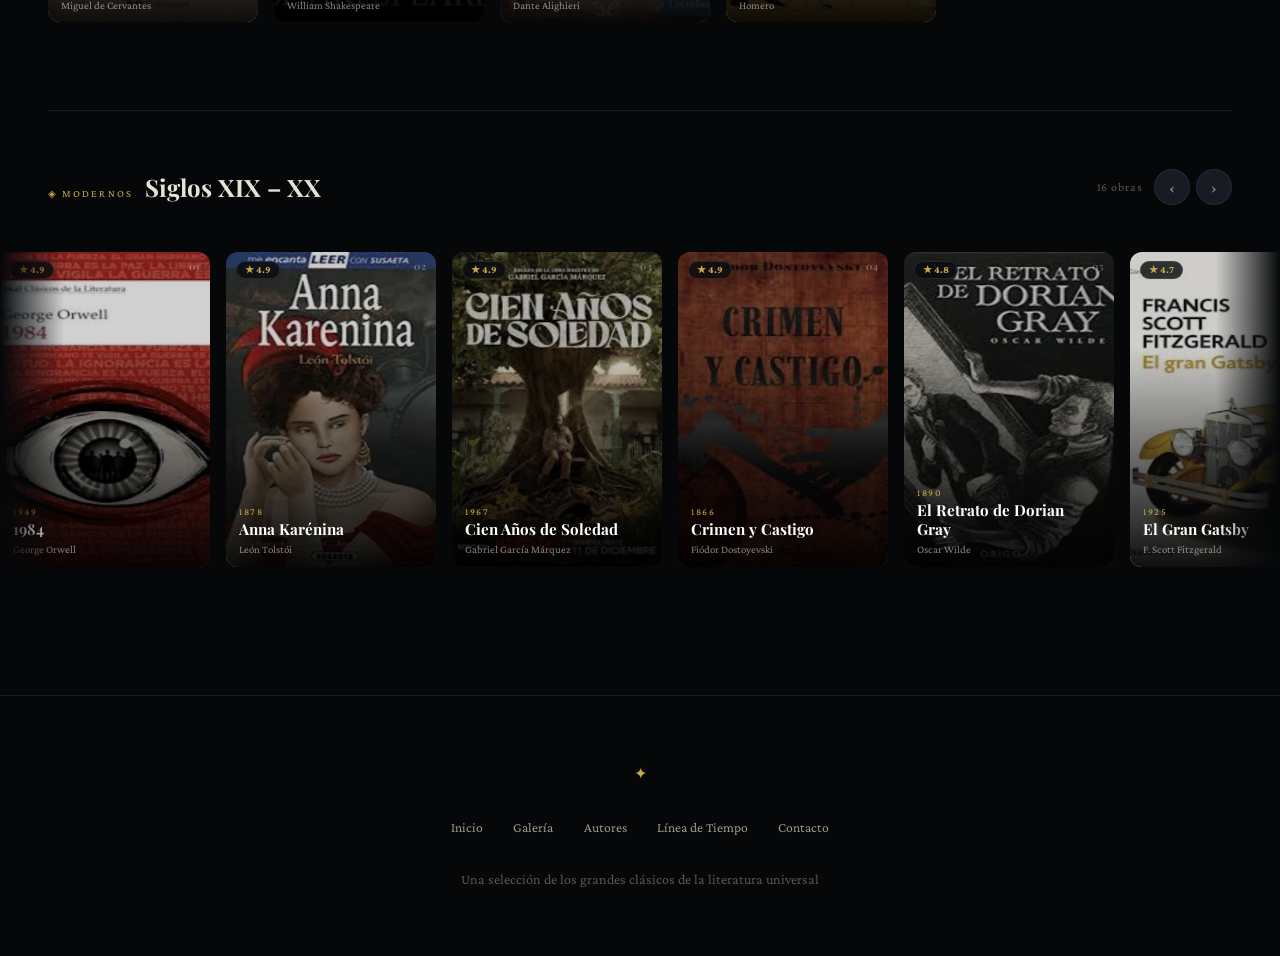
<file: galeria.html>
<!DOCTYPE html>
<html lang="es">
<head>
  <meta charset="UTF-8" />
  <meta name="viewport" content="width=device-width, initial-scale=1.0" />
  <meta name="description" content="Galería cinematográfica de los 20 clásicos de la literatura universal." />
  <title>Galería · Biblioteca Universal</title>

  <link rel="preconnect" href="https://fonts.googleapis.com" />
  <link rel="preconnect" href="https://fonts.gstatic.com" crossorigin />
  <link href="https://fonts.googleapis.com/css2?family=Playfair+Display:ital,wght@0,400;0,700;0,900;1,400&family=Crimson+Pro:ital,wght@0,300;0,400;0,600;1,300;1,400&display=swap" rel="stylesheet" />
  <link rel="stylesheet" href="css/styles.css" />

  <style>
    /* ═══════════════════════════════════════════════════
       GALERIA.HTML — estilos corregidos
       Corrige: scroll horizontal, overflow, hover z-index,
       film-card deformación, reel fade edges, responsive.
       ═══════════════════════════════════════════════════ */

    body { background: #050709; }

    /* ── Intro ──────────────────────────────────────────── */
    .galeria-intro {
      position: relative;
      background: linear-gradient(to bottom, #050709 0%, #0a0d14 40%, #080a0e 100%);
      padding: calc(var(--nav-h) + 5rem) clamp(1.5rem, 4vw, 3rem) 4rem;
      overflow: hidden;
      text-align: center;
    }

    .galeria-intro::before {
      content: '';
      position: absolute; left: 50%; top: 40%;
      width: 600px; height: 600px;
      background: radial-gradient(circle, rgba(201,168,76,0.04) 0%, transparent 70%);
      transform: translate(-50%, -50%);
      pointer-events: none;
    }

    .galeria-intro-label {
      display: inline-block;
      font-size: 0.68rem; letter-spacing: 0.3em; text-transform: uppercase;
      color: var(--gold); border: 1px solid var(--gold-dim);
      padding: 0.3rem 1rem; border-radius: 100px;
      margin-bottom: 2rem;
      animation: fadeUp 0.7s ease both;
    }

    .galeria-intro-title {
      font-family: var(--font-display);
      font-size: clamp(3rem, 8vw, 7rem);
      font-weight: 900; line-height: 0.9;
      color: var(--text); letter-spacing: -0.025em;
      margin-bottom: 1.25rem;
      animation: fadeUp 0.7s 0.08s ease both;
    }

    .galeria-intro-title em { font-style: italic; color: var(--gold); }

    .galeria-intro-sub {
      font-size: clamp(0.95rem, 1.5vw, 1.1rem);
      color: var(--text-2); max-width: 480px; margin: 0 auto 2.5rem;
      animation: fadeUp 0.7s 0.15s ease both;
    }

    /* Stat pills */
    .galeria-stats {
      display: flex; justify-content: center; gap: 0.75rem;
      flex-wrap: wrap;
      animation: fadeUp 0.7s 0.22s ease both;
    }

    .stat-pill {
      display: flex; align-items: center; gap: 0.5rem;
      background: rgba(255,255,255,0.04);
      border: 1px solid var(--border);
      border-radius: 100px;
      padding: 0.4rem 0.9rem;
      font-size: 0.78rem; color: var(--text-2);
    }

    .stat-pill strong { color: var(--gold); }

    /* ── Separador ──────────────────────────────────────── */
    .galeria-sep {
      height: 1px; background: var(--border);
      margin: 0 clamp(1.5rem, 4vw, 3rem);
    }

    /* ── Sección de reel ────────────────────────────────── */
    .reel-section {
      padding: 3.5rem 0 2rem;
    }

    .reel-section-header {
      display: flex; align-items: center;
      justify-content: space-between;
      padding: 0 clamp(1.5rem, 4vw, 3rem);
      margin-bottom: 1.5rem;
      gap: 1rem;
    }

    .reel-section-left {
      display: flex; align-items: baseline; gap: 0.75rem;
      min-width: 0; /* FIX: evita overflow del texto */
    }

    .reel-section-tag {
      font-size: 0.65rem; letter-spacing: 0.2em;
      text-transform: uppercase; color: var(--gold);
      flex-shrink: 0;
    }

    .reel-section-title {
      font-family: var(--font-display);
      font-size: clamp(1.1rem, 2.5vw, 1.5rem);
      font-weight: 700; color: var(--text);
      white-space: nowrap;
      overflow: hidden; text-overflow: ellipsis;
    }

    .reel-controls {
      display: flex; align-items: center; gap: 0.4rem;
      flex-shrink: 0;
    }

    .reel-count {
      font-size: 0.75rem; color: var(--text-3);
      letter-spacing: 0.08em;
      margin-right: 0.25rem;
    }

    /* ── Track wrap (contenedor del scroll) ─────────────── */
    /*  FIX: overflow:hidden aquí para ocultar scrollbar     */
    /*  pero el reel-track sí tiene overflow-x:auto.         */
    .reel-track-wrap {
      position: relative;
      /* FIX: width explícito para que pseudo-elementos      */
      /* no rompan el layout en Safari                       */
      width: 100%;
      overflow: hidden;
    }

    /* Degradado izquierdo */
    .reel-track-wrap::before {
      content: '';
      position: absolute; left: 0; top: 0; bottom: 0;
      width: clamp(2rem, 5vw, 5rem);
      background: linear-gradient(to right, #050709, transparent);
      z-index: 4; pointer-events: none;
    }

    /* Degradado derecho */
    .reel-track-wrap::after {
      content: '';
      position: absolute; right: 0; top: 0; bottom: 0;
      width: clamp(2rem, 5vw, 5rem);
      background: linear-gradient(to left, #050709, transparent);
      z-index: 4; pointer-events: none;
    }

    /* ── Pista de scroll ─────────────────────────────────── */
    .reel-track {
      display: flex;
      gap: 1rem;
      /* FIX: overflow-y:hidden evita scroll vertical accidental */
      overflow-x: auto;
      overflow-y: hidden;
      /* FIX: padding lateral para que las cards no choquen */
      /*      con los degradados de los bordes              */
      padding: 1.25rem clamp(1.5rem, 4vw, 3rem) 2rem;
      /* scroll snap suave */
      scroll-snap-type: x proximity;
      -webkit-overflow-scrolling: touch;
      scrollbar-width: thin;
      scrollbar-color: rgba(255,255,255,0.08) transparent;
    }

    .reel-track::-webkit-scrollbar       { height: 3px; }
    .reel-track::-webkit-scrollbar-track { background: transparent; }
    .reel-track::-webkit-scrollbar-thumb {
      background: rgba(255,255,255,0.1); border-radius: 2px;
    }

    /* ── Film card ──────────────────────────────────────── */
    /*  FIX: width con min() para no romper en pantallas     */
    /*       muy pequeñas.                                   */
    /*  FIX: isolation:isolate para z-index local de hover.  */
    .film-card {
      flex: 0 0 auto;
      width: clamp(140px, 18vw, 210px);
      scroll-snap-align: start;
      border-radius: var(--radius);
      overflow: hidden;
      isolation: isolate;         /* FIX: z-index local      */
      cursor: none;
      /* FIX: animación de entrada sólo opacity+translate     */
      opacity: 0;
      transform: translateY(10px);
      animation: filmCardIn 0.4s ease forwards;
      /* Las transiciones de hover van por separado */
      transition:
        box-shadow var(--transition),
        outline-color var(--transition-fast);
    }

    /* FIX: delays escalonados para el efecto de entrada */
    .film-card:nth-child(1)  { animation-delay: 0.04s; }
    .film-card:nth-child(2)  { animation-delay: 0.08s; }
    .film-card:nth-child(3)  { animation-delay: 0.12s; }
    .film-card:nth-child(4)  { animation-delay: 0.16s; }
    .film-card:nth-child(5)  { animation-delay: 0.20s; }
    .film-card:nth-child(6)  { animation-delay: 0.24s; }
    .film-card:nth-child(7)  { animation-delay: 0.28s; }
    .film-card:nth-child(8)  { animation-delay: 0.32s; }
    .film-card:nth-child(n+9){ animation-delay: 0.36s; }

    @keyframes filmCardIn {
      to { opacity: 1; transform: translateY(0); }
    }

    /* Hover — transform en el wrapper, no en el card */
    .film-card:hover {
      box-shadow: 0 24px 60px rgba(0,0,0,0.7),
                  0 0 30px rgba(201,168,76,0.12);
      outline: 1px solid rgba(201,168,76,0.2);
      outline-offset: 0;
    }

    /* ── Zona de imagen de la film card ─────────────────── */
    /*  FIX: aspect-ratio + min-height evita colapso.       */
    .film-card-img-wrap {
      position: relative;
      width: 100%;
      aspect-ratio: 2 / 3;
      min-height: 150px;     /* FIX: fallback si aspect-ratio no está soportado */
      overflow: hidden;
      background: var(--surface);
    }

    /* ── Imagen de portada ──────────────────────────────── */
    /*  Las portadas usan Open Library (dominio público).    */
    /*  Para reemplazar por imagen propia:                   */
    /*    Tamaño recomendado: 400×600 px                     */
    /*    Proporción: 2:3 (vertical)                         */
    /*    Formato: JPG o WEBP                                */
    /*    Guardá en: img/portadas/nombre-del-libro.jpg       */
    /*    Luego editá el campo cover en js/data.js           */
    .film-card-img {
      position: absolute; inset: 0;
      width: 100%; height: 100%;
      object-fit: cover;
      /* FIX: transform en GPU para evitar layout thrash */
      transform: scale(1);
      filter: brightness(0.82) saturate(0.8);
      transition:
        transform 0.6s cubic-bezier(0.4, 0, 0.2, 1),
        filter    0.4s ease;
      will-change: transform;
    }

    .film-card:hover .film-card-img {
      transform: scale(1.08);
      filter: brightness(1) saturate(1.05);
    }

    /* Overlay oscuro degradado */
    .film-card-overlay {
      position: absolute; inset: 0;
      background: linear-gradient(
        to top,
        rgba(0,0,0,0.92) 0%,
        rgba(0,0,0,0.35) 45%,
        transparent      70%
      );
      transition: opacity var(--transition);
    }

    /* Luz dorada sutil en hover */
    .film-card-light {
      position: absolute; inset: 0;
      background: radial-gradient(
        ellipse at 50% 0%,
        rgba(201,168,76,0.14) 0%,
        transparent 60%
      );
      opacity: 0;
      transition: opacity var(--transition);
      pointer-events: none;
    }

    .film-card:hover .film-card-light { opacity: 1; }

    /* Badge de puntuación */
    .film-card-rating {
      position: absolute; top: 0.6rem; left: 0.6rem;
      background: rgba(8,10,14,0.8);
      backdrop-filter: blur(6px);
      -webkit-backdrop-filter: blur(6px);
      border: 1px solid rgba(255,255,255,0.1);
      color: var(--gold); font-size: 0.65rem; font-weight: 700;
      padding: 0.2rem 0.5rem; border-radius: 100px;
      display: flex; align-items: center; gap: 0.2rem;
      line-height: 1;
    }

    /* Número de orden */
    .film-card-index {
      position: absolute; top: 0.55rem; right: 0.6rem;
      font-family: var(--font-display);
      font-size: 0.62rem; font-weight: 700;
      color: rgba(255,255,255,0.3); letter-spacing: 0.06em;
      line-height: 1;
    }

    /* Info inferior */
    .film-card-info {
      position: absolute; bottom: 0; left: 0; right: 0;
      padding: 0.85rem 0.8rem 0.75rem;
    }

    .film-card-year {
      font-size: 0.62rem; letter-spacing: 0.18em;
      text-transform: uppercase; color: var(--gold);
      margin-bottom: 0.2rem; line-height: 1;
    }

    .film-card-title {
      font-family: var(--font-display);
      font-size: clamp(0.8rem, 1.5vw, 0.95rem);
      font-weight: 700; color: #fff;
      line-height: 1.2; margin-bottom: 0.15rem;
      /* FIX: clamp de texto largo */
      display: -webkit-box;
      -webkit-line-clamp: 2;
      -webkit-box-orient: vertical;
      overflow: hidden;
    }

    .film-card-author {
      font-size: 0.68rem; color: rgba(255,255,255,0.5);
      white-space: nowrap; overflow: hidden; text-overflow: ellipsis;
    }

    /* ── Placeholder para imagen de galería ─────────────── */
    .film-card-placeholder {
      position: absolute; inset: 0;
      display: flex; flex-direction: column;
      align-items: center; justify-content: center; gap: 0.4rem;
      background: linear-gradient(135deg, var(--bg-3) 0%, var(--surface-2) 100%);
    }

    .film-card-placeholder-icon {
      font-size: 1.8rem; opacity: 0.2;
    }

    .film-card-placeholder-text {
      font-size: 0.6rem; letter-spacing: 0.15em;
      text-transform: uppercase; color: var(--text-3);
    }

    /* ── Lightbox ─────────────────────────────────────── */
    /* Usa los mismos estilos de styles.css                 */

    /* ── Espacio final ──────────────────────────────────── */
    .galeria-footer-gap { height: 4rem; }

    /* ── Responsive ─────────────────────────────────────── */
    @media (max-width: 768px) {
      .film-card { width: clamp(130px, 42vw, 175px); }
      .reel-track { gap: 0.75rem; }
    }

    @media (max-width: 480px) {
      .film-card { width: clamp(120px, 40vw, 155px); }
      .galeria-intro-title { line-height: 1; }
    }
  </style>
</head>
<body>

  <!-- Cursor personalizado -->
  <div class="cursor"          id="cursor"         aria-hidden="true"></div>
  <div class="cursor-follower" id="cursorFollower"  aria-hidden="true"></div>

  <!-- ── Navbar — rutas relativas desde /galeria.html ── -->
  <header role="banner">
    <nav class="navbar scrolled" id="navbar" aria-label="Navegación principal">
      <a href="index.html" class="navbar-brand">✦ Biblioteca</a>

      <button class="nav-toggle" id="navToggle"
              aria-expanded="false" aria-controls="navList" aria-label="Abrir menú">
        <span></span><span></span><span></span>
      </button>

      <ul class="nav-list" id="navList" role="list">
        <li class="nav-item">
          <a href="index.html" class="nav-link">Inicio</a>
        </li>
        <li class="nav-item">
          <a href="time/timeline.html" class="nav-link">Línea de Tiempo</a>
        </li>
        <li class="nav-item" id="navLibros">
          <a href="galeria.html" class="nav-link active"
             aria-haspopup="true" aria-expanded="false">
            Libros <span class="nav-arrow" aria-hidden="true">▾</span>
          </a>
          <ul class="dropdown" role="menu">
            <li role="none"><a href="galeria.html"       role="menuitem">Galería</a></li>
            <li role="none"><a href="autores.html"    role="menuitem">Autores</a></li>
          </ul>
        </li>
        <li class="nav-item">
          <a href="forms/forms.html" class="nav-link">Contacto</a>
        </li>
      </ul>
    </nav>
  </header>

  <!-- ── Intro ── -->
  <section class="galeria-intro" aria-label="Encabezado galería">
    <p class="galeria-intro-label">Experiencia Visual · Cinta Cinematográfica</p>

    <h1 class="galeria-intro-title">
      La <em>Galería</em><br>Universal
    </h1>

    <p class="galeria-intro-sub">
      Navegá horizontalmente por los 20 clásicos más influyentes de la historia literaria
    </p>

    <div class="galeria-stats">
      <div class="stat-pill"><strong>20</strong>&nbsp;obras maestras</div>
      <div class="stat-pill"><strong>3000+</strong>&nbsp;años de historia</div>
      <div class="stat-pill"><strong>★&nbsp;4.8</strong>&nbsp;puntuación media</div>
    </div>
  </section>

  <div class="galeria-sep"></div>

  <!-- ── REEL 1: Todos los clásicos ── -->
  <section class="reel-section" aria-label="Todos los clásicos">
    <div class="reel-section-header">
      <div class="reel-section-left">
        <span class="reel-section-tag">✦ Colección</span>
        <h2 class="reel-section-title">Todos los Clásicos</h2>
      </div>
      <div class="reel-controls">
        <span class="reel-count" id="count1">20 obras</span>
        <button class="reel-nav-btn" onclick="scrollReel('reel1',-1)" aria-label="Anterior">‹</button>
        <button class="reel-nav-btn" onclick="scrollReel('reel1', 1)" aria-label="Siguiente">›</button>
      </div>
    </div>
    <div class="reel-track-wrap">
      <div class="reel-track" id="reel1" aria-label="Cinta de todos los clásicos"></div>
    </div>
  </section>

  <div class="galeria-sep" style="margin-top: 1.5rem;"></div>

  <!-- ── REEL 2: Antigüedad ── -->
  <section class="reel-section" aria-label="Clásicos de la antigüedad">
    <div class="reel-section-header">
      <div class="reel-section-left">
        <span class="reel-section-tag">◎ Antigüedad</span>
        <h2 class="reel-section-title">Antes de Cristo</h2>
      </div>
      <div class="reel-controls">
        <span class="reel-count" id="count2"></span>
        <button class="reel-nav-btn" onclick="scrollReel('reel2',-1)" aria-label="Anterior">‹</button>
        <button class="reel-nav-btn" onclick="scrollReel('reel2', 1)" aria-label="Siguiente">›</button>
      </div>
    </div>
    <div class="reel-track-wrap">
      <div class="reel-track" id="reel2" aria-label="Cinta antigüedad"></div>
    </div>
  </section>

  <div class="galeria-sep" style="margin-top: 1.5rem;"></div>

  <!-- ── REEL 3: Modernos ── -->
  <section class="reel-section" aria-label="Siglos XIX y XX">
    <div class="reel-section-header">
      <div class="reel-section-left">
        <span class="reel-section-tag">◈ Modernos</span>
        <h2 class="reel-section-title">Siglos XIX – XX</h2>
      </div>
      <div class="reel-controls">
        <span class="reel-count" id="count3"></span>
        <button class="reel-nav-btn" onclick="scrollReel('reel3',-1)" aria-label="Anterior">‹</button>
        <button class="reel-nav-btn" onclick="scrollReel('reel3', 1)" aria-label="Siguiente">›</button>
      </div>
    </div>
    <div class="reel-track-wrap">
      <div class="reel-track" id="reel3" aria-label="Cinta modernos"></div>
    </div>
  </section>

  <div class="galeria-footer-gap"></div>

  <!-- ── Lightbox ── -->
  <div class="lightbox" id="lightbox" role="dialog" aria-modal="true" aria-label="Detalle del libro">
    <div class="lightbox-backdrop" id="lightboxBackdrop"></div>
    <div class="lightbox-panel" id="lightboxPanel">
      <button class="lightbox-close" id="lightboxClose" aria-label="Cerrar detalle">✕</button>
      <div class="lightbox-body" id="lightboxBody"></div>
    </div>
  </div>

  <!-- ── Footer ── -->
  <footer class="footer">
    <div class="footer-ornament" aria-hidden="true">✦</div>
    <nav class="footer-links" aria-label="Enlaces del pie">
      <a href="index.html">Inicio</a>
      <a href="galeria.html">Galería</a>
      <a href="autores.html">Autores</a>
      <a href="time/timeline.html">Línea de Tiempo</a>
      <a href="forms/forms.html">Contacto</a>
    </nav>
    <p>Una selección de los grandes clásicos de la literatura universal</p>
  </footer>

  <!-- ── Scripts ── -->
  <script src="js/data.js"></script>
  <script>
    /* ────────────────────────────────────────────────────
       GALERIA.JS — lógica inline de la galería
       ──────────────────────────────────────────────────── */

    /* ── Render film card ────────────────────────────── */
    function renderFilmCard(book, index) {
      const card = document.createElement('article');
      card.className = 'film-card';
      card.setAttribute('tabindex', '0');
      card.setAttribute('role', 'button');
      card.setAttribute('aria-label', `${book.title} — ${book.author}`);

      /* ── Imagen de portada ──────────────────────────────
         Portadas desde Open Library (dominio público).
         Para reemplazar por imagen propia:
           Tamaño recomendado: 400×600 px
           Proporción: 2:3 (vertical)
           Formato: JPG o WEBP
           Guardá en: img/portadas/nombre-del-libro.jpg
           Editá el campo `cover` en js/data.js
         ─────────────────────────────────────────────────── */
      card.innerHTML = `
        <!-- Imagen de galería — ${book.title} -->
        <!-- Tamaño recomendado: 400×600 px -->
        <!-- Proporción: 2:3 (vertical) -->
        <!-- Ruta para imagen propia: img/portadas/${book.title.toLowerCase().replace(/\s+/g,'-').replace(/[^a-z0-9\-]/g,'')}.jpg -->
        <div class="film-card-img-wrap">
          <div class="film-card-placeholder" id="ph-${book.id}">
            <div class="film-card-placeholder-icon" aria-hidden="true">📖</div>
            <div class="film-card-placeholder-text">Sin portada</div>
          </div>
          <img
            class="film-card-img"
            src="${book.cover}"
            alt="Portada de ${book.title}"
            loading="lazy"
          />
          <div class="film-card-overlay"></div>
          <div class="film-card-light"></div>
          <div class="film-card-rating" aria-label="Puntuación ${book.rating.toFixed(1)}">
            ★&nbsp;${book.rating.toFixed(1)}
          </div>
          <div class="film-card-index" aria-hidden="true">
            ${String(index + 1).padStart(2, '0')}
          </div>
          <div class="film-card-info">
            <div class="film-card-year">${formatYear(book.year)}</div>
            <div class="film-card-title">${book.title}</div>
            <div class="film-card-author">${book.author}</div>
          </div>
        </div>
      `;

      /* Ocultar placeholder cuando la imagen carga */
      const img = card.querySelector('.film-card-img');
      const ph  = card.querySelector(`#ph-${book.id}`);

      if (img) {
        img.addEventListener('load', () => {
          if (ph) ph.style.display = 'none';
        });
        img.addEventListener('error', () => {
          /* FIX: en lugar de src inválida, dejamos el placeholder */
          img.style.display = 'none';
        });
        /* Ya cacheada */
        if (img.complete && img.naturalWidth > 0 && ph) {
          ph.style.display = 'none';
        }
      }

      card.addEventListener('click',   ()  => openLightbox(book));
      card.addEventListener('keydown', (e) => {
        if (e.key === 'Enter' || e.key === ' ') {
          e.preventDefault(); openLightbox(book);
        }
      });

      return card;
    }

    /* ── Poblar reels ─────────────────────────────────── */
    function buildReels() {
      if (typeof BOOKS === 'undefined') return;

      const all     = BOOKS;
      const ancient = BOOKS.filter(b => b.era === 'ancient');
      const modern  = BOOKS.filter(b => b.era === 'modern');

      const fill = (trackId, countId, books) => {
        const track = document.getElementById(trackId);
        const countEl = document.getElementById(countId);
        if (!track) return;
        const frag = document.createDocumentFragment();
        books.forEach((b, i) => frag.appendChild(renderFilmCard(b, i)));
        track.appendChild(frag);
        if (countEl) {
          countEl.textContent = `${books.length} obra${books.length !== 1 ? 's' : ''}`;
        }
      };

      fill('reel1', 'count1', all);
      fill('reel2', 'count2', ancient);
      fill('reel3', 'count3', modern);
    }

    /* ── Scroll con botones ───────────────────────────── */
    function scrollReel(trackId, dir) {
      const track = document.getElementById(trackId);
      if (!track) return;
      /* Ancho de 3 cards + gaps */
      const card = track.querySelector('.film-card');
      const cardW = card ? card.offsetWidth + 16 : 220;
      track.scrollBy({ left: dir * cardW * 3, behavior: 'smooth' });
    }

    /* ── Lightbox ─────────────────────────────────────── */
    function openLightbox(book) {
      const lb   = document.getElementById('lightbox');
      const body = document.getElementById('lightboxBody');
      if (!lb || !body) return;

      /* ── Imagen del lightbox ──────────────────────────
         Tamaño recomendado: 800×1200 px
         Proporción: 2:3 (vertical)
         Usar coverLarge si existe, sino cover.
         Para imagen propia: editá coverLarge en data.js
         ─────────────────────────────────────────────── */
      body.innerHTML = `
        <div class="lb-cover">
          <!-- Imagen lightbox — ${book.title} -->
          <!-- Tamaño recomendado: 800×1200 px | Proporción: 2:3 -->
          <img
            src="${book.coverLarge || book.cover}"
            alt="Portada de ${book.title}"
          />
        </div>
        <div class="lb-info">
          <div class="lb-label">Clásico de la Literatura Universal</div>
          <h2 class="lb-title">${book.title}</h2>
          <p class="lb-author">por ${book.author}</p>
          <div class="lb-meta">
            <div class="lb-meta-item">
              <span class="lb-meta-key">Año</span>
              <span class="lb-meta-val">${formatYear(book.year)}</span>
            </div>
            <div class="lb-meta-item">
              <span class="lb-meta-key">Era</span>
              <span class="lb-meta-val">${book.era === 'ancient' ? 'Antigüedad' : 'Moderna'}</span>
            </div>
            <div class="lb-meta-item">
              <span class="lb-meta-key">Puntuación</span>
              <div class="lb-stars">
                ${typeof renderStars === 'function' ? renderStars(book.rating, true) : ''}
                <span class="lb-rating-num">${book.rating.toFixed(1)} / 5</span>
              </div>
            </div>
          </div>
          <div class="lb-synopsis-title">Sinopsis</div>
          <p class="lb-synopsis">${book.synopsis}</p>
        </div>
      `;

      lb.classList.add('open');
      document.body.style.overflow = 'hidden';
      document.getElementById('lightboxClose')?.focus();
    }

    function closeLightbox() {
      document.getElementById('lightbox')?.classList.remove('open');
      document.body.style.overflow = '';
    }

    document.getElementById('lightboxClose')?.addEventListener('click', closeLightbox);
    document.getElementById('lightboxBackdrop')?.addEventListener('click', closeLightbox);
    document.addEventListener('keydown', e => {
      if (e.key === 'Escape') closeLightbox();
    });

    /* ── Cursor ───────────────────────────────────────── */
    (function initCursor() {
      const cursor   = document.getElementById('cursor');
      const follower = document.getElementById('cursorFollower');
      if (!cursor || !follower) return;
      if (!window.matchMedia('(pointer: fine)').matches) return;
      let mx=0, my=0, fx=0, fy=0;
      document.addEventListener('mousemove', e => {
        mx = e.clientX; my = e.clientY;
        cursor.style.left = mx + 'px';
        cursor.style.top  = my + 'px';
      }, { passive: true });
      (function af() {
        fx += (mx - fx) * 0.11;
        fy += (my - fy) * 0.11;
        follower.style.left = fx + 'px';
        follower.style.top  = fy + 'px';
        requestAnimationFrame(af);
      })();
    })();

    /* ── Navbar ───────────────────────────────────────── */
    (function initNavbar() {
      const navbar    = document.getElementById('navbar');
      const navToggle = document.getElementById('navToggle');
      const navList   = document.getElementById('navList');

      if (navbar) {
        window.addEventListener('scroll', () => {
          navbar.classList.toggle('scrolled', window.scrollY > 0);
        }, { passive: true });
      }

      if (!navToggle || !navList) return;

      navToggle.addEventListener('click', () => {
        const o = navList.classList.toggle('open');
        navToggle.setAttribute('aria-expanded', String(o));
        navToggle.classList.toggle('open', o);
      });

      document.querySelectorAll('.nav-item').forEach(item => {
        const link = item.querySelector('.nav-link');
        const dd   = item.querySelector('.dropdown');
        if (!link || !dd) return;
        link.addEventListener('click', e => {
          if (window.innerWidth <= 768) {
            e.preventDefault();
            item.classList.toggle('open');
          }
        });
      });

      document.addEventListener('click', e => {
        if (!navList.contains(e.target) && !navToggle.contains(e.target)) {
          navList.classList.remove('open');
          navToggle.classList.remove('open');
          navToggle.setAttribute('aria-expanded', 'false');
        }
      });
    })();

    /* ── Init ─────────────────────────────────────────── */
    buildReels();
  </script>
</body>
</html>
</file>
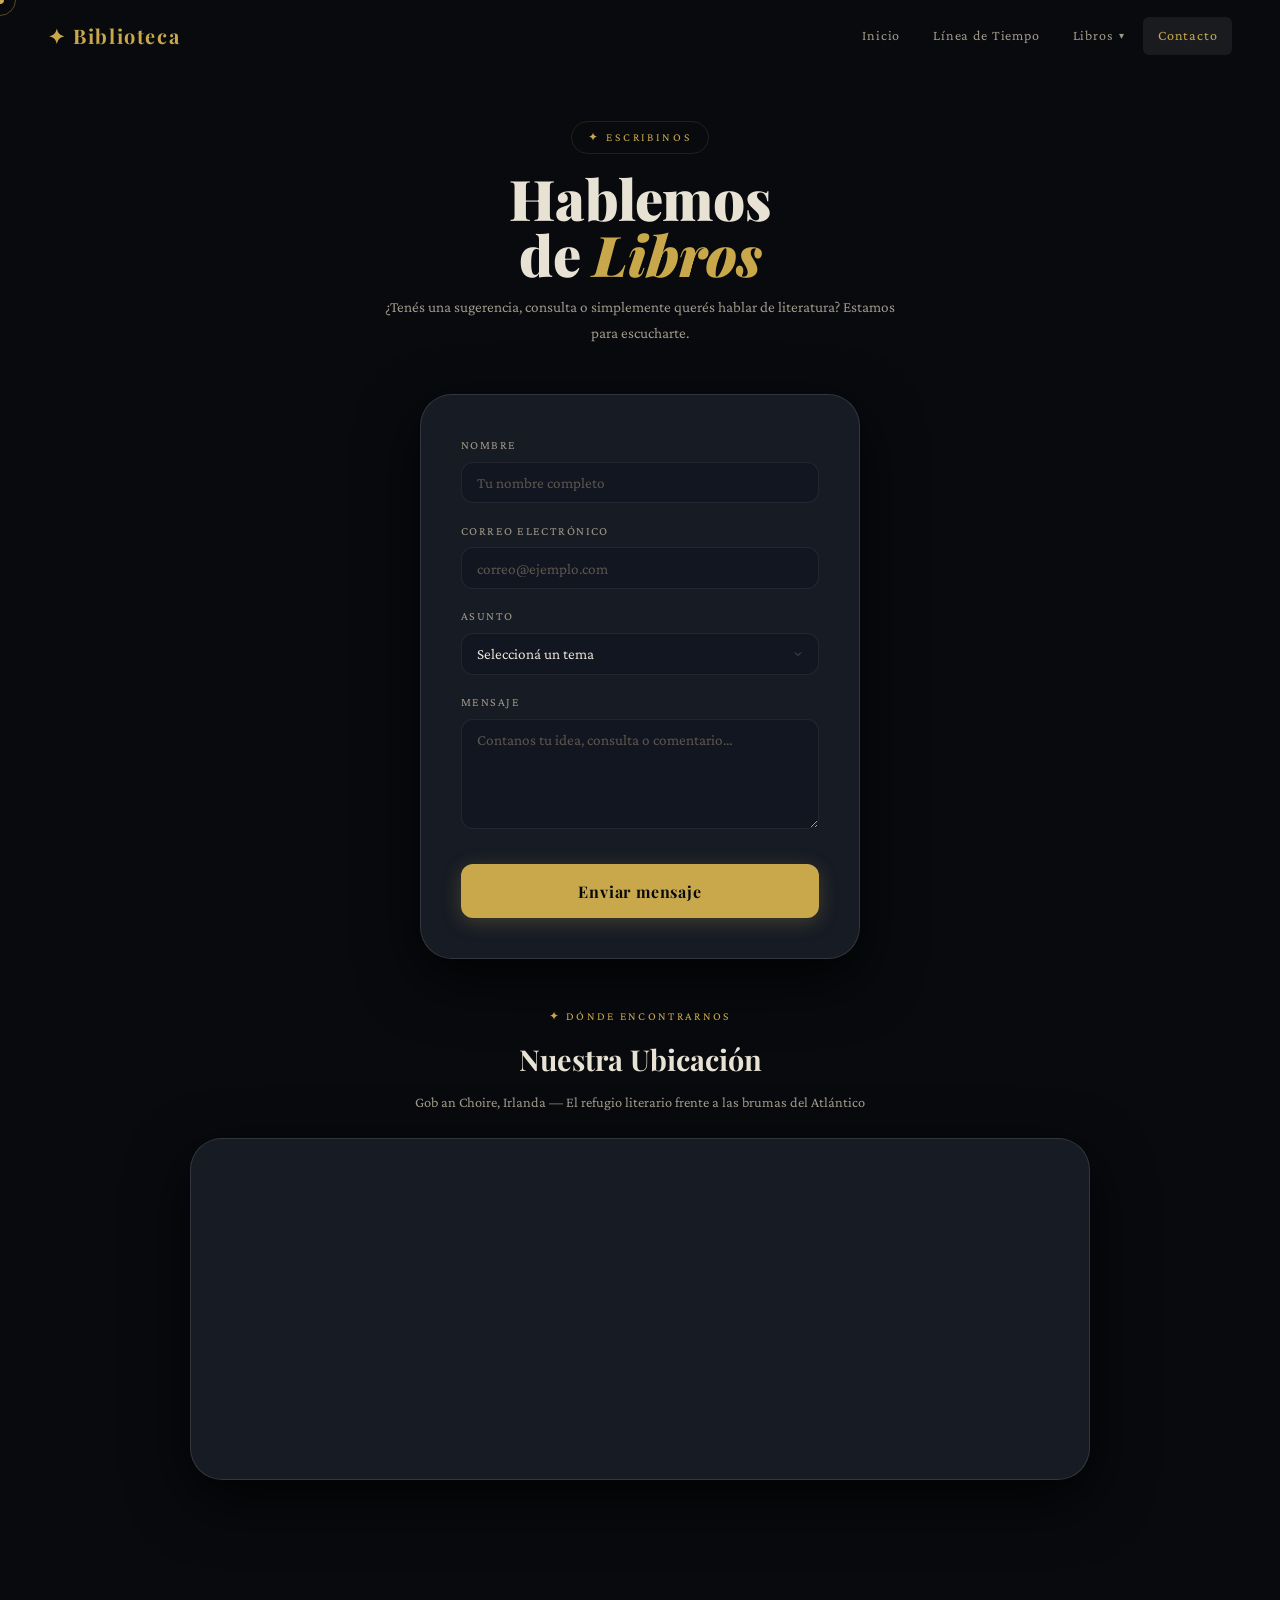
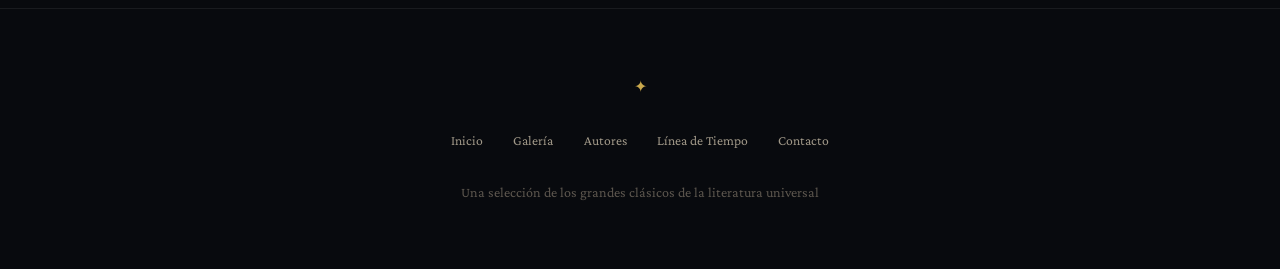
<file: forms/forms.html>
<!DOCTYPE html>
<html lang="es">
<head>
  <meta charset="UTF-8" />
  <meta name="viewport" content="width=device-width, initial-scale=1.0" />
  <meta name="description" content="Contacto — Biblioteca Universal" />
  <title>Contacto · Biblioteca Universal</title>

  <link rel="preconnect" href="https://fonts.googleapis.com" />
  <link rel="preconnect" href="https://fonts.gstatic.com" crossorigin />
  <link href="https://fonts.googleapis.com/css2?family=Playfair+Display:ital,wght@0,400;0,700;0,900;1,400&family=Crimson+Pro:ital,wght@0,300;0,400;0,600;1,300;1,400&display=swap" rel="stylesheet" />
  <link rel="stylesheet" href="../css/styles.css" />
</head>
<body>

  <!-- Cursor -->
  <div class="cursor"          id="cursor"         aria-hidden="true"></div>
  <div class="cursor-follower" id="cursorFollower"  aria-hidden="true"></div>

  <!-- Navbar -->
  <header role="banner">
    <nav class="navbar" id="navbar" aria-label="Navegación principal">
      <a href="../index.html" class="navbar-brand">✦ Biblioteca</a>

      <button class="nav-toggle" id="navToggle" aria-expanded="false" aria-controls="navList" aria-label="Abrir menú">
        <span></span><span></span><span></span>
      </button>

      <ul class="nav-list" id="navList" role="list">
        <li class="nav-item"><a href="../index.html"         class="nav-link">Inicio</a></li>
        <li class="nav-item"><a href="../time/timeline.html" class="nav-link">Línea de Tiempo</a></li>
        <li class="nav-item" id="navLibros">
          <a href="../galeria.html" class="nav-link" aria-haspopup="true" aria-expanded="false">
            Libros <span class="nav-arrow" aria-hidden="true">▾</span>
          </a>
          <ul class="dropdown" role="menu">
            <li role="none"><a href="../galeria.html"  role="menuitem">Galería</a></li>
            <li role="none"><a href="../autores.html"  role="menuitem">Autores</a></li>
          </ul>
        </li>
        <li class="nav-item"><a href="forms.html" class="nav-link active">Contacto</a></li>
      </ul>
    </nav>
  </header>

  <!-- Página de contacto -->
  <main class="forms-page">

    <!-- Header -->
    <div class="forms-header" style="animation: fadeUp 0.7s ease both;">
      <p class="forms-label">✦ Escribinos</p>
      <h1 class="forms-title">
        Hablemos<br>de <em>Libros</em>
      </h1>
      <p class="forms-sub">
        ¿Tenés una sugerencia, consulta o simplemente querés hablar de literatura?
        Estamos para escucharte.
      </p>
    </div>

    <!-- Formulario compacto -->
    <div class="contact-card" style="animation: fadeUp 0.7s 0.1s ease both;">

      <!-- Nombre -->
      <div class="form-group">
        <label class="form-label" for="nombre">Nombre</label>
        <input
          class="form-input" type="text" id="nombre" name="nombre"
          placeholder="Tu nombre completo" autocomplete="name"
          required
        />
      </div>

      <!-- Email -->
      <div class="form-group">
        <label class="form-label" for="email">Correo electrónico</label>
        <input
          class="form-input" type="email" id="email" name="email"
          placeholder="correo@ejemplo.com" autocomplete="email"
          required
        />
      </div>

      <!-- Asunto -->
      <div class="form-group">
        <label class="form-label" for="asunto">Asunto</label>
        <select class="form-select" id="asunto" name="asunto">
          <option value="">Seleccioná un tema</option>
          <option value="sugerencia">Sugerencia de libro</option>
          <option value="consulta">Consulta general</option>
          <option value="error">Reportar un error</option>
          <option value="colaboracion">Colaboración</option>
          <option value="otro">Otro</option>
        </select>
      </div>

      <!-- Mensaje -->
      <div class="form-group">
        <label class="form-label" for="mensaje">Mensaje</label>
        <textarea
          class="form-textarea" id="mensaje" name="mensaje"
          placeholder="Contanos tu idea, consulta o comentario…"
          rows="4" required
        ></textarea>
      </div>

      <!-- Botón -->
      <button class="form-btn" id="formBtn" type="button" onclick="submitForm()">
        Enviar mensaje
      </button>

      <!-- Feedback éxito -->
      <div class="form-success" id="formSuccess">
        <div class="form-success-icon">✦</div>
        <p class="form-success-msg">¡Mensaje recibido! Te respondemos pronto.</p>
      </div>

    </div>

    <!-- ═══════════════════════════════════════════════════
         SECCIÓN MAPA
         ═══════════════════════════════════════════════════ -->
    <section class="map-section" aria-label="Ubicación" style="animation: fadeUp 0.7s 0.2s ease both;">

      <div class="map-header">
        <p class="map-label">✦ Dónde encontrarnos</p>
        <h2 class="map-title">Nuestra Ubicación</h2>
        <p class="map-sub">Gob an Choire, Irlanda — El refugio literario frente a las brumas del Atlántico</p>
      </div>

      <div class="map-container">

  <iframe 
      src="https://www.google.com/maps/embed?pb=!1m18!1m12!1m3!1d20656.547031750437!2d-9.931138060162011!3d53.928362192516545!2m3!1f0!2f0!3f0!3m2!1i1024!2i768!4f13.1!3m3!1m2!1s0x48599c18ea44ef3d%3A0xa00c7a99731b740!2sSraheens%2C%20Gob%20an%20Choire%2C%20Co.%20Mayo%2C%20Irlanda!5e0!3m2!1ses-419!2sar!4v1780192561020!5m2!1ses-419!2sar" 
      width="100%" height="340"
      style="border:0;"
        allowfullscreen="" loading="lazy" referrerpolicy="no-referrer-when-downgrade">
  </iframe>






        <!-- ▲▲▲  FIN SECCIÓN MAPA  ▲▲▲ -->

      </div>
    </section>

  </main>

  <!-- Footer -->
  <footer class="footer" style="margin-top:4rem;">
    <div class="footer-ornament" aria-hidden="true">✦</div>
    <nav class="footer-links" aria-label="Enlaces del pie">
      <a href="../index.html">Inicio</a>
      <a href="../galeria.html">Galería</a>
      <a href="../autores.html">Autores</a>
      <a href="../time/timeline.html">Línea de Tiempo</a>
      <a href="forms.html">Contacto</a>
    </nav>
    <p>Una selección de los grandes clásicos de la literatura universal</p>
  </footer>

  <script src="../js/data.js"></script>
  <script>
    /* ── Formulario ── */
    function submitForm() {
      const nombre  = document.getElementById('nombre').value.trim();
      const email   = document.getElementById('email').value.trim();
      const mensaje = document.getElementById('mensaje').value.trim();

      if (!nombre || !email || !mensaje) {
        alert('Por favor completá los campos obligatorios.');
        return;
      }

      const btn = document.getElementById('formBtn');
      btn.textContent = 'Enviando…';
      btn.style.opacity = '0.6';
      btn.disabled = true;

      // Simular envío (reemplazá con tu lógica real o Formspree)
      setTimeout(() => {
        btn.style.display = 'none';
        document.getElementById('formSuccess').style.display = 'block';
        ['nombre','email','asunto','mensaje'].forEach(id => {
          const el = document.getElementById(id);
          if (el) el.value = '';
        });
      }, 1200);
    }

    /* ── Cursor ── */
    const cursor   = document.getElementById('cursor');
    const follower = document.getElementById('cursorFollower');
    if (cursor && follower && window.matchMedia('(pointer: fine)').matches) {
      let mx=0,my=0,fx=0,fy=0;
      document.addEventListener('mousemove', e => {
        mx=e.clientX; my=e.clientY;
        cursor.style.left=mx+'px'; cursor.style.top=my+'px';
      });
      (function af(){
        fx+=(mx-fx)*0.11; fy+=(my-fy)*0.11;
        follower.style.left=fx+'px'; follower.style.top=fy+'px';
        requestAnimationFrame(af);
      })();
    }

    /* ── Navbar ── */
    const navbar    = document.getElementById('navbar');
    const navToggle = document.getElementById('navToggle');
    const navList   = document.getElementById('navList');

    if (navbar) {
      window.addEventListener('scroll', () => {
        navbar.classList.toggle('scrolled', window.scrollY > 60);
      }, { passive: true });
    }

    if (navToggle && navList) {
      navToggle.addEventListener('click', () => {
        const o = navList.classList.toggle('open');
        navToggle.setAttribute('aria-expanded', o);
        navToggle.classList.toggle('open', o);
      });
      document.querySelectorAll('.nav-item').forEach(item => {
        const link = item.querySelector('.nav-link');
        const dd   = item.querySelector('.dropdown');
        if (!dd) return;
        link.addEventListener('click', (e) => {
          if (window.innerWidth <= 768) {
            e.preventDefault();
            item.classList.toggle('open');
          }
        });
      });
      document.addEventListener('click', (e) => {
        if (!navList.contains(e.target) && !navToggle.contains(e.target)) {
          navList.classList.remove('open');
          navToggle.classList.remove('open');
          navToggle.setAttribute('aria-expanded','false');
        }
      });
    }
  </script>
</body>
</html>
</file>
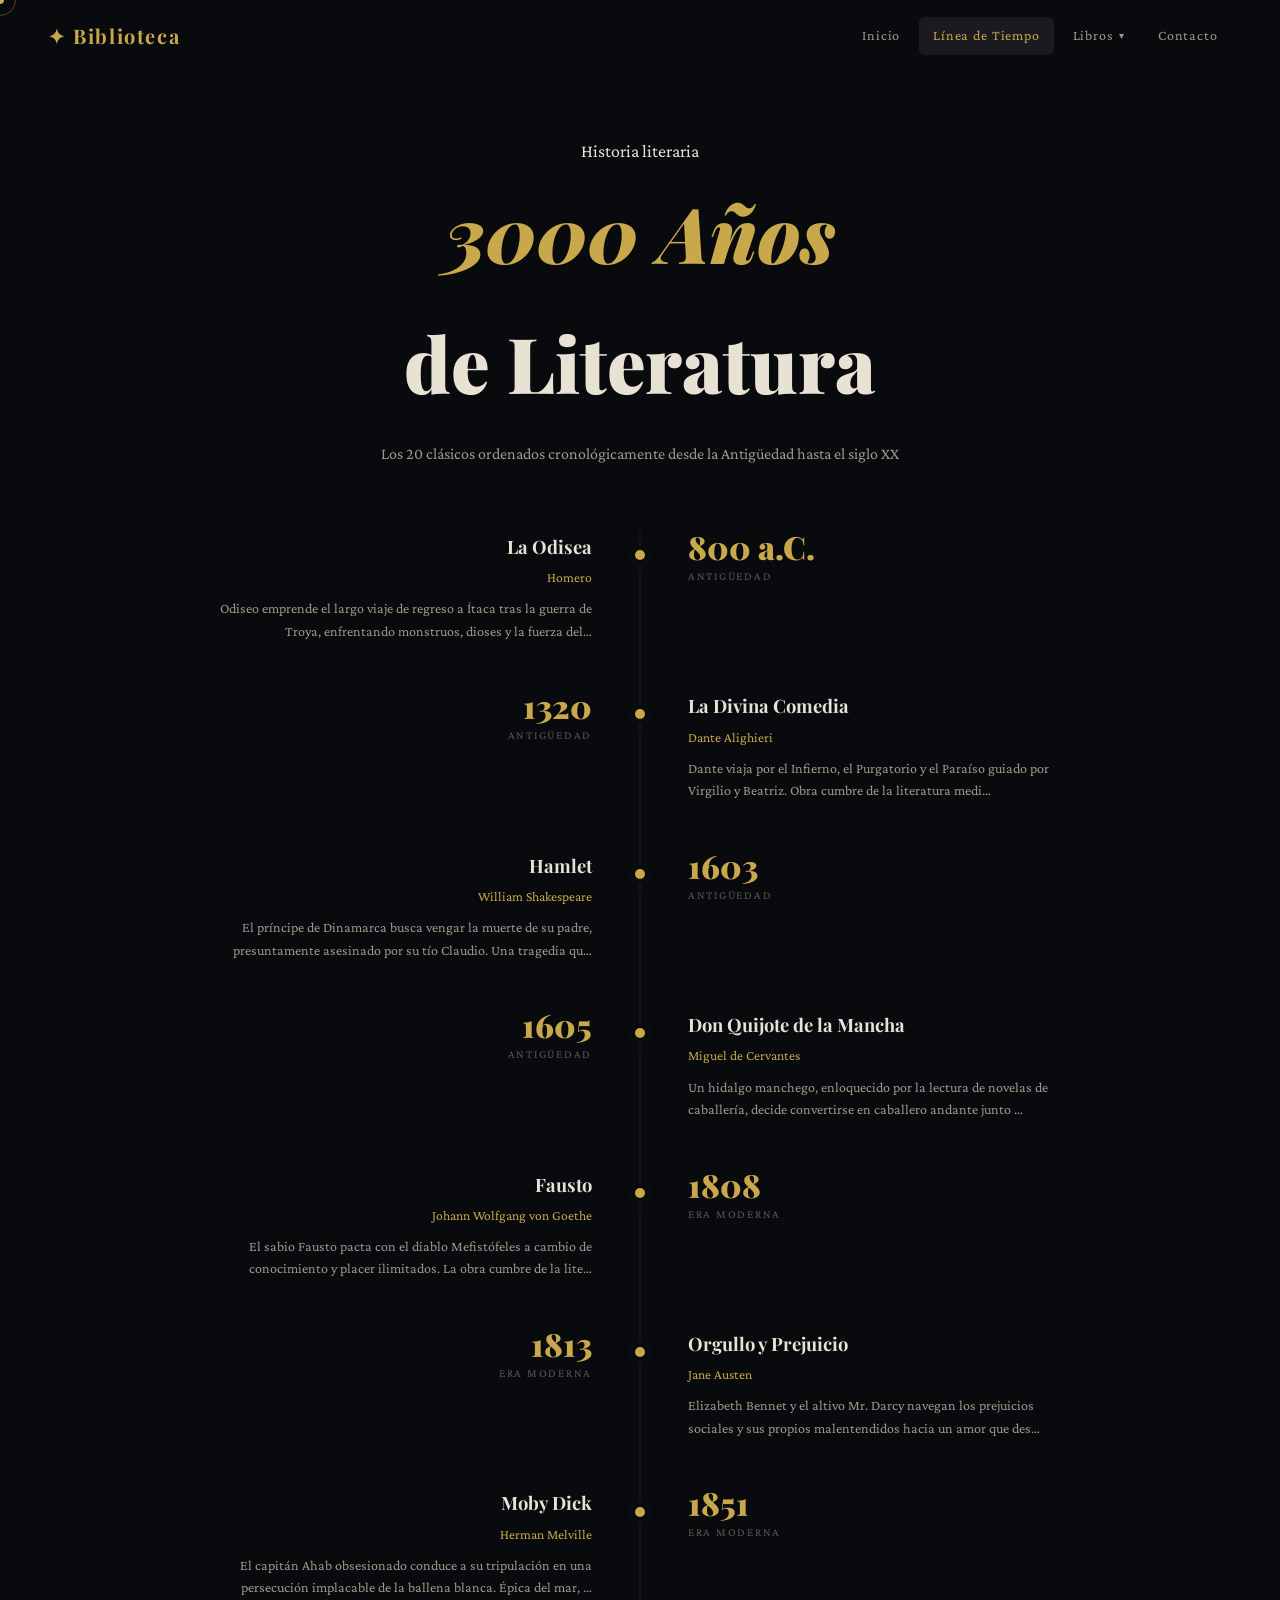
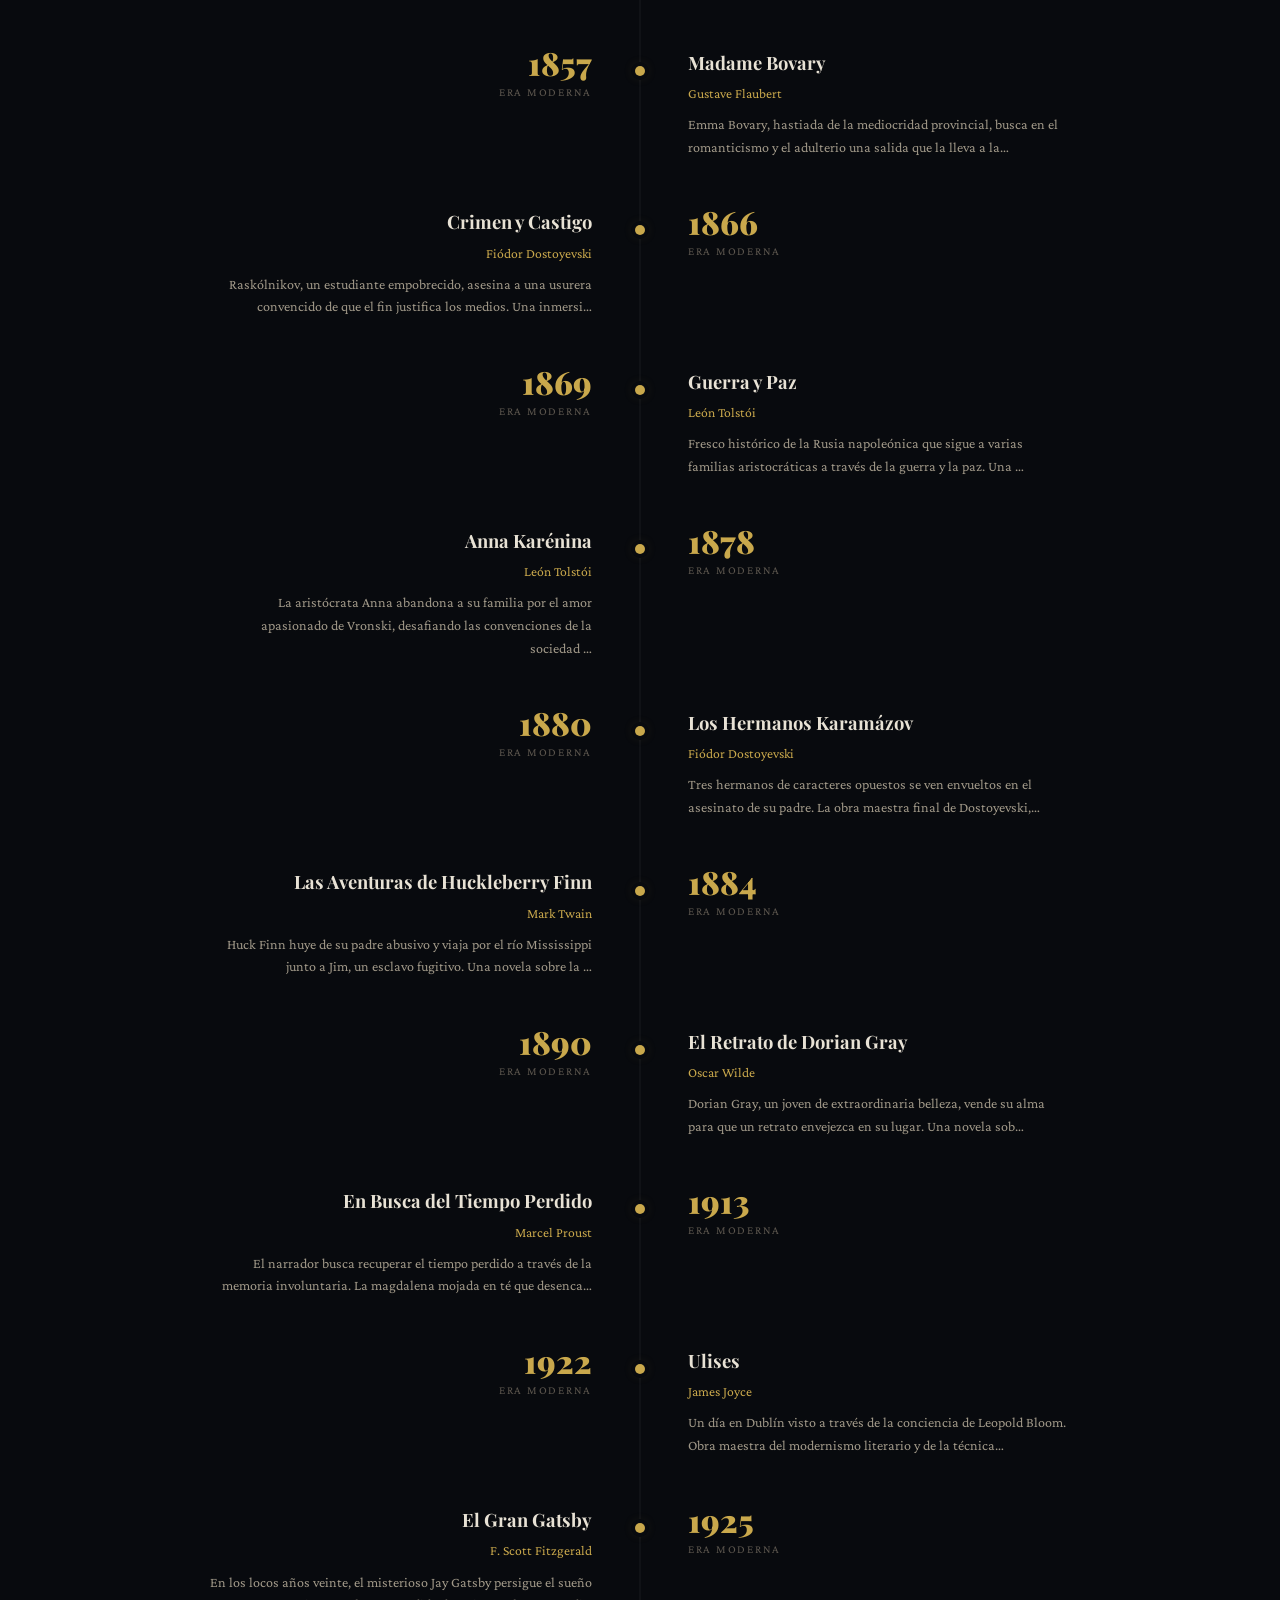
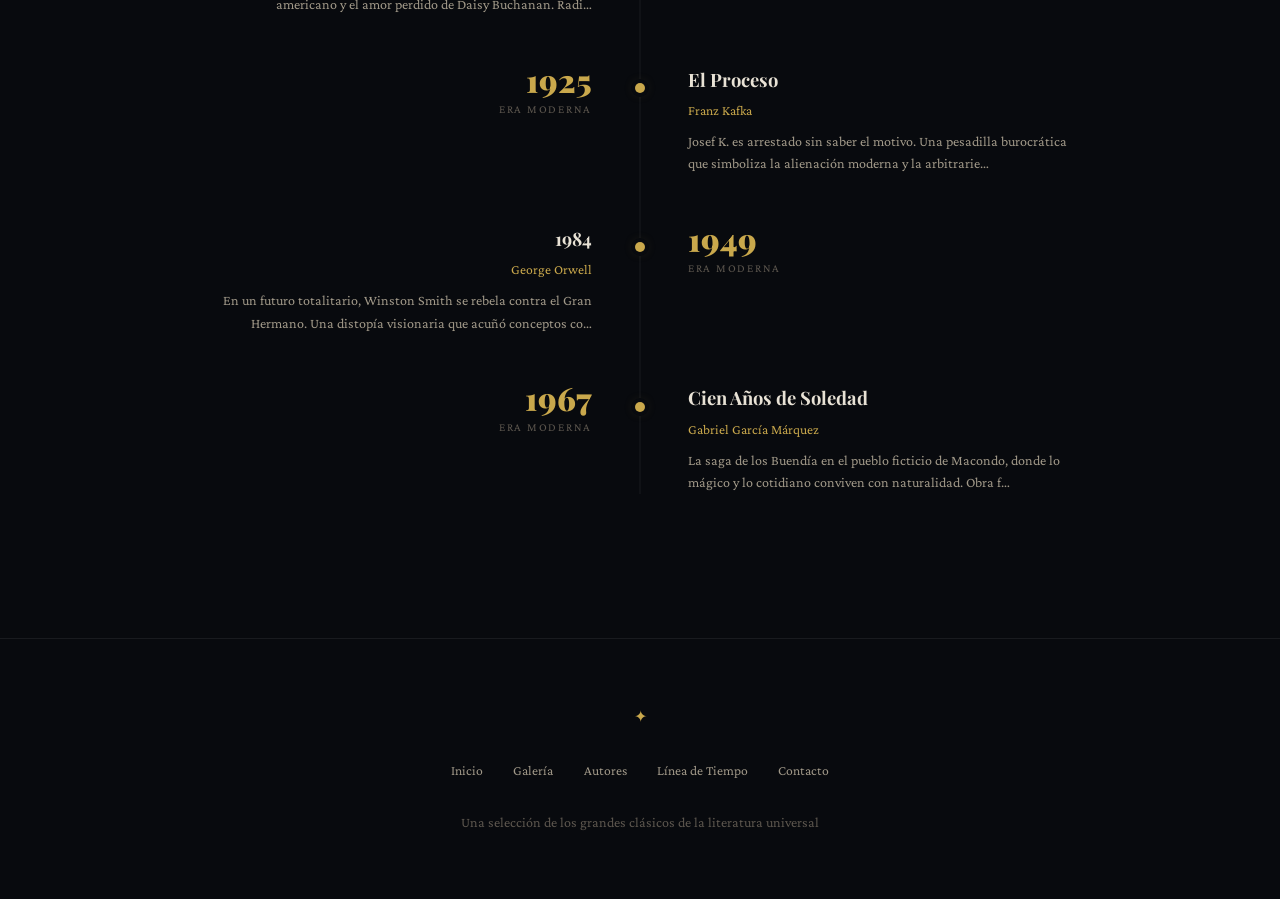
<file: time/timeline.html>
<!DOCTYPE html>
<html lang="es">
<head>
  <meta charset="UTF-8" />
  <meta name="viewport" content="width=device-width, initial-scale=1.0" />
  <meta name="description" content="Línea de tiempo literaria — los clásicos a través de la historia." />
  <title>Línea de Tiempo · Biblioteca Universal</title>

  <link rel="preconnect" href="https://fonts.googleapis.com" />
  <link rel="preconnect" href="https://fonts.gstatic.com" crossorigin />
  <link href="https://fonts.googleapis.com/css2?family=Playfair+Display:ital,wght@0,400;0,700;0,900;1,400&family=Crimson+Pro:ital,wght@0,300;0,400;0,600;1,300;1,400&display=swap" rel="stylesheet" />
  <link rel="stylesheet" href="../css/styles.css" />
</head>
<body>

  <!-- Cursor -->
  <div class="cursor"          id="cursor"         aria-hidden="true"></div>
  <div class="cursor-follower" id="cursorFollower"  aria-hidden="true"></div>

  <!-- Navbar -->
  <header role="banner">
    <nav class="navbar" id="navbar" aria-label="Navegación principal">
      <a href="../index.html" class="navbar-brand">✦ Biblioteca</a>

      <button class="nav-toggle" id="navToggle" aria-expanded="false" aria-controls="navList" aria-label="Abrir menú">
        <span></span><span></span><span></span>
      </button>

      <ul class="nav-list" id="navList" role="list">
        <li class="nav-item"><a href="../index.html"         class="nav-link">Inicio</a></li>
        <li class="nav-item"><a href="timeline.html"         class="nav-link active">Línea de Tiempo</a></li>
        <li class="nav-item" id="navLibros">
          <a href="../galeria.html" class="nav-link" aria-haspopup="true" aria-expanded="false">
            Libros <span class="nav-arrow" aria-hidden="true">▾</span>
          </a>
          <ul class="dropdown" role="menu">
            <li role="none"><a href="../galeria.html" role="menuitem">Galería</a></li>
            <li role="none"><a href="../autores.html" role="menuitem">Autores</a></li>
          </ul>
        </li>
        <li class="nav-item"><a href="../forms/forms.html" class="nav-link">Contacto</a></li>
      </ul>
    </nav>
  </header>

  <main class="timeline-page">

    <div class="timeline-header">
      <p class="galeria-intro-label" style="animation: fadeUp 0.7s ease both; display:inline-block;">
        Historia literaria
      </p>
      <h1 class="timeline-title" style="animation: fadeUp 0.7s 0.08s ease both;">
        <em>3000 Años</em><br>de Literatura
      </h1>
      <p class="timeline-sub" style="animation: fadeUp 0.7s 0.15s ease both;">
        Los 20 clásicos ordenados cronológicamente desde la Antigüedad hasta el siglo XX
      </p>
    </div>

    <div class="timeline" id="timeline" aria-label="Línea de tiempo literaria">
      <!-- Generado por JS -->
    </div>

  </main>

  <!-- Footer -->
  <footer class="footer">
    <div class="footer-ornament" aria-hidden="true">✦</div>
    <nav class="footer-links" aria-label="Enlaces del pie">
      <a href="../index.html">Inicio</a>
      <a href="../galeria.html">Galería</a>
      <a href="../autores.html">Autores</a>
      <a href="timeline.html">Línea de Tiempo</a>
      <a href="../forms/forms.html">Contacto</a>
    </nav>
    <p>Una selección de los grandes clásicos de la literatura universal</p>
  </footer>

  <script src="../js/data.js"></script>
  <script>
    /* ── Build timeline ── */
    function buildTimeline() {
      const container = document.getElementById('timeline');
      if (!container) return;

      const sorted = [...BOOKS].sort((a, b) => a.year - b.year);

      sorted.forEach((book, i) => {
        const item = document.createElement('div');
        item.className = 'tl-item';

        const isOdd = i % 2 === 0;

        item.innerHTML = `
          <div class="tl-dot" aria-hidden="true"></div>
          <div class="${isOdd ? 'tl-content' : 'tl-year'}">
            ${isOdd
              ? `<div class="tl-title">${book.title}</div>
                 <div class="tl-author">${book.author}</div>
                 <p class="tl-desc">${book.synopsis.slice(0, 120)}…</p>`
              : `<div class="tl-year-label">${formatYear(book.year)}</div>
                 <div class="tl-era">${book.era === 'ancient' ? 'Antigüedad' : 'Era moderna'}</div>`
            }
          </div>
          <div class="${isOdd ? 'tl-year' : 'tl-content'}">
            ${isOdd
              ? `<div class="tl-year-label">${formatYear(book.year)}</div>
                 <div class="tl-era">${book.era === 'ancient' ? 'Antigüedad' : 'Era moderna'}</div>`
              : `<div class="tl-title">${book.title}</div>
                 <div class="tl-author">${book.author}</div>
                 <p class="tl-desc">${book.synopsis.slice(0, 120)}…</p>`
            }
          </div>
        `;

        container.appendChild(item);
      });

      // Observer
      const io = new IntersectionObserver((entries) => {
        entries.forEach(e => {
          if (e.isIntersecting) {
            e.target.classList.add('visible');
            io.unobserve(e.target);
          }
        });
      }, { threshold: 0.1 });

      document.querySelectorAll('.tl-item').forEach(el => io.observe(el));
    }

    /* ── Cursor ── */
    const cursor   = document.getElementById('cursor');
    const follower = document.getElementById('cursorFollower');
    if (cursor && follower && window.matchMedia('(pointer: fine)').matches) {
      let mx=0,my=0,fx=0,fy=0;
      document.addEventListener('mousemove', e => {
        mx=e.clientX; my=e.clientY;
        cursor.style.left=mx+'px'; cursor.style.top=my+'px';
      });
      (function af(){
        fx+=(mx-fx)*0.11; fy+=(my-fy)*0.11;
        follower.style.left=fx+'px'; follower.style.top=fy+'px';
        requestAnimationFrame(af);
      })();
    }

    /* ── Navbar ── */
    const navbar    = document.getElementById('navbar');
    const navToggle = document.getElementById('navToggle');
    const navList   = document.getElementById('navList');

    if (navbar) {
      window.addEventListener('scroll', () => {
        navbar.classList.toggle('scrolled', window.scrollY > 60);
      }, { passive: true });
    }

    if (navToggle && navList) {
      navToggle.addEventListener('click', () => {
        const o = navList.classList.toggle('open');
        navToggle.setAttribute('aria-expanded', o);
        navToggle.classList.toggle('open', o);
      });
      document.querySelectorAll('.nav-item').forEach(item => {
        const link = item.querySelector('.nav-link');
        const dd   = item.querySelector('.dropdown');
        if (!dd) return;
        link.addEventListener('click', (e) => {
          if (window.innerWidth <= 768) {
            e.preventDefault();
            item.classList.toggle('open');
          }
        });
      });
      document.addEventListener('click', (e) => {
        if (!navList.contains(e.target) && !navToggle.contains(e.target)) {
          navList.classList.remove('open');
          navToggle.classList.remove('open');
          navToggle.setAttribute('aria-expanded','false');
        }
      });
    }

    buildTimeline();
  </script>
</body>
</html>
</file>
<file: css/styles.css>
/* ============================================================
   STYLES.CSS — Biblioteca Universal · Rediseño 2026
   Estética: Cinematográfica · Oscura · Elegante · Minimalista
   ============================================================ */

/* ── Variables ─────────────────────────────────────────────── */
:root {
  --bg:           #080a0e;
  --bg-2:         #0d1018;
  --bg-3:         #121620;
  --surface:      #161b24;
  --surface-2:    #1e2535;
  --border:       rgba(255,255,255,0.07);
  --border-light: rgba(255,255,255,0.12);

  --gold:         #c9a84c;
  --gold-light:   #e8c97a;
  --gold-dim:     rgba(201,168,76,0.15);
  --gold-glow:    rgba(201,168,76,0.25);

  --text:         #e8e2d5;
  --text-2:       #a09888;
  --text-3:       #5c564e;

  --white:        #ffffff;
  --black:        #000000;

  --radius-sm:    6px;
  --radius:       12px;
  --radius-lg:    20px;
  --radius-xl:    32px;

  --shadow-sm:    0 2px 8px rgba(0,0,0,0.4);
  --shadow:       0 8px 32px rgba(0,0,0,0.6);
  --shadow-lg:    0 20px 60px rgba(0,0,0,0.8);
  --shadow-gold:  0 0 40px rgba(201,168,76,0.15);

  --blur:         blur(16px);
  --blur-sm:      blur(8px);

  --nav-h:        72px;
  --transition:   0.35s cubic-bezier(0.4,0,0.2,1);
  --transition-fast: 0.18s cubic-bezier(0.4,0,0.2,1);

  --font-display: 'Playfair Display', Georgia, serif;
  --font-body:    'Crimson Pro', Georgia, serif;
}

/* ── Reset & Base ───────────────────────────────────────────── */
*, *::before, *::after { box-sizing: border-box; margin: 0; padding: 0; }

html {
  scroll-behavior: smooth;
  -webkit-font-smoothing: antialiased;
  -moz-osx-font-smoothing: grayscale;
}

body {
  background: var(--bg);
  color: var(--text);
  font-family: var(--font-body);
  font-size: clamp(1rem, 1.5vw, 1.125rem);
  line-height: 1.7;
  overflow-x: hidden;
  cursor: none;
}

@media (hover: none) { body { cursor: auto; } }

img { display: block; max-width: 100%; }
a   { color: inherit; text-decoration: none; }
button { cursor: none; background: none; border: none; font: inherit; color: inherit; }
ul { list-style: none; }

.sr-only {
  position: absolute; width: 1px; height: 1px;
  padding: 0; margin: -1px; overflow: hidden;
  clip: rect(0,0,0,0); white-space: nowrap; border: 0;
}

/* ── Cursor ─────────────────────────────────────────────────── */
.cursor {
  position: fixed; width: 8px; height: 8px;
  background: var(--gold); border-radius: 50%;
  pointer-events: none; z-index: 9999;
  transform: translate(-50%,-50%);
  transition: width 0.2s, height 0.2s, opacity 0.2s;
  mix-blend-mode: screen;
}
.cursor-follower {
  position: fixed; width: 32px; height: 32px;
  border: 1px solid rgba(201,168,76,0.4);
  border-radius: 50%; pointer-events: none; z-index: 9998;
  transform: translate(-50%,-50%);
  transition: transform 0.08s linear, width 0.3s, height 0.3s, opacity 0.3s;
}

/* ── Navbar ─────────────────────────────────────────────────── */
header { position: fixed; top: 0; left: 0; right: 0; z-index: 900; }

.navbar {
  display: flex; align-items: center; gap: 2rem;
  padding: 0 clamp(1.5rem,4vw,3rem);
  height: var(--nav-h);
  background: transparent;
  transition: background var(--transition), backdrop-filter var(--transition), border-bottom var(--transition);
}

.navbar.scrolled {
  background: rgba(8,10,14,0.85);
  backdrop-filter: var(--blur);
  -webkit-backdrop-filter: var(--blur);
  border-bottom: 1px solid var(--border);
}

.navbar-brand {
  font-family: var(--font-display);
  font-size: 1.25rem;
  font-weight: 700;
  color: var(--gold);
  letter-spacing: 0.08em;
  white-space: nowrap;
  flex-shrink: 0;
}

.nav-list {
  display: flex; align-items: center; gap: 0.25rem;
  margin-left: auto;
}

.nav-link {
  display: flex; align-items: center; gap: 0.35rem;
  padding: 0.45rem 0.9rem;
  font-size: 0.88rem;
  font-family: var(--font-body);
  letter-spacing: 0.06em;
  color: var(--text-2);
  border-radius: var(--radius-sm);
  transition: color var(--transition-fast), background var(--transition-fast);
  white-space: nowrap;
}

.nav-link:hover,
.nav-link.active {
  color: var(--text);
  background: var(--border);
}

.nav-link.active { color: var(--gold); }

.nav-arrow {
  font-size: 0.65rem;
  transition: transform var(--transition-fast);
}

/* Dropdown */
.nav-item { position: relative; }

.dropdown {
  position: absolute; top: calc(100% + 8px); left: 50%;
  transform: translateX(-50%) translateY(6px);
  min-width: 150px;
  background: var(--surface);
  backdrop-filter: var(--blur);
  -webkit-backdrop-filter: var(--blur);
  border: 1px solid var(--border-light);
  border-radius: var(--radius);
  padding: 0.5rem;
  opacity: 0; pointer-events: none;
  transition: opacity var(--transition-fast), transform var(--transition-fast);
  box-shadow: var(--shadow);
}

.nav-item:hover .dropdown,
.nav-item.open .dropdown {
  opacity: 1; pointer-events: all;
  transform: translateX(-50%) translateY(0);
}

.nav-item:hover .nav-arrow,
.nav-item.open .nav-arrow { transform: rotate(180deg); }

.dropdown a {
  display: block; padding: 0.5rem 0.85rem;
  font-size: 0.86rem; color: var(--text-2);
  border-radius: var(--radius-sm);
  transition: color var(--transition-fast), background var(--transition-fast);
}

.dropdown a:hover {
  color: var(--gold); background: var(--gold-dim);
}

/* Hamburger */
.nav-toggle {
  display: none; flex-direction: column; gap: 5px;
  padding: 0.5rem; margin-left: auto; cursor: none;
}

.nav-toggle span {
  display: block; width: 22px; height: 1.5px;
  background: var(--text); border-radius: 2px;
  transition: var(--transition);
}

.nav-toggle.open span:nth-child(1) { transform: translateY(6.5px) rotate(45deg); }
.nav-toggle.open span:nth-child(2) { opacity: 0; transform: scaleX(0); }
.nav-toggle.open span:nth-child(3) { transform: translateY(-6.5px) rotate(-45deg); }

/* ── Hero / Header ─────────────────────────────────────────── */
.header {
  position: relative; min-height: 100svh;
  display: flex; flex-direction: column;
  align-items: center; justify-content: center;
  overflow: hidden; isolation: isolate;
}

.header-bg {
  position: absolute; inset: -10%;
  background:
    radial-gradient(ellipse 70% 70% at 20% 50%, rgba(201,168,76,0.06) 0%, transparent 60%),
    radial-gradient(ellipse 60% 80% at 80% 30%, rgba(100,130,200,0.04) 0%, transparent 60%),
    radial-gradient(ellipse 100% 100% at 50% 50%, rgba(13,16,24,0.7) 0%, var(--bg) 70%);
  will-change: transform;
}

/* Grain overlay */
.header::before {
  content: '';
  position: absolute; inset: 0; z-index: 1;
  background-image: url("data:image/svg+xml,%3Csvg viewBox='0 0 256 256' xmlns='http://www.w3.org/2000/svg'%3E%3Cfilter id='noise'%3E%3CfeTurbulence type='fractalNoise' baseFrequency='0.9' numOctaves='4' stitchTiles='stitch'/%3E%3C/filter%3E%3Crect width='100%25' height='100%25' filter='url(%23noise)' opacity='0.04'/%3E%3C/svg%3E");
  pointer-events: none; opacity: 0.5;
}

.header-content {
  position: relative; z-index: 2;
  text-align: center;
  padding: clamp(6rem,12vw,10rem) clamp(1.5rem,5vw,4rem) 4rem;
  max-width: 900px;
}

.header-label {
  display: inline-block;
  font-size: 0.75rem; letter-spacing: 0.25em;
  text-transform: uppercase; color: var(--gold);
  border: 1px solid var(--gold-dim);
  padding: 0.4rem 1rem; border-radius: 100px;
  margin-bottom: 2.5rem;
  animation: fadeUp 0.8s ease both;
}

.header-title {
  font-family: var(--font-display);
  font-size: clamp(3.5rem, 9vw, 8rem);
  font-weight: 900;
  line-height: 0.95;
  letter-spacing: -0.02em;
  color: var(--text);
  margin-bottom: 2rem;
}

.title-line {
  display: block;
  animation: fadeUp 0.8s ease both;
}
.title-line:nth-child(2) { animation-delay: 0.1s; }
.title-line:nth-child(3) { animation-delay: 0.2s; }

.title-line.italic {
  font-style: italic;
  color: var(--gold);
  text-shadow: var(--shadow-gold);
}

.header-sub {
  font-size: clamp(1.1rem, 2vw, 1.3rem);
  color: var(--text-2); max-width: 600px;
  margin: 0 auto 3rem;
  animation: fadeUp 0.8s 0.3s ease both;
}

.header-ornament {
  display: flex; align-items: center; gap: 1rem;
  justify-content: center;
  animation: fadeUp 0.8s 0.4s ease both;
}

.header-ornament span:first-child,
.header-ornament span:last-child {
  width: 60px; height: 1px; background: var(--border-light);
}
.header-ornament span:nth-child(2) { color: var(--gold); font-size: 0.8rem; }

.header-scroll-hint {
  position: absolute; bottom: 2.5rem; left: 50%;
  transform: translateX(-50%);
  display: flex; flex-direction: column; align-items: center; gap: 0.6rem;
  font-size: 0.72rem; letter-spacing: 0.2em; text-transform: uppercase;
  color: var(--text-3); z-index: 2;
  animation: fadeIn 1.2s 0.8s ease both;
}

.scroll-arrow {
  width: 1px; height: 36px;
  background: linear-gradient(to bottom, var(--gold), transparent);
  animation: scrollPulse 2s ease-in-out infinite;
}

/* ── Controls ────────────────────────────────────────────────── */
.controls {
  position: sticky; top: var(--nav-h); z-index: 800;
  padding: 1rem clamp(1.5rem,4vw,3rem);
  background: rgba(8,10,14,0.9);
  backdrop-filter: var(--blur);
  -webkit-backdrop-filter: var(--blur);
  border-bottom: 1px solid var(--border);
}

.controls-inner {
  display: flex; align-items: center; gap: 1rem;
  flex-wrap: wrap; max-width: 1400px; margin: 0 auto;
}

/* Search */
.search-wrap {
  position: relative; flex: 1; min-width: 200px; max-width: 360px;
}

.search-icon {
  position: absolute; left: 0.85rem; top: 50%;
  transform: translateY(-50%); width: 16px; height: 16px;
  color: var(--text-3); pointer-events: none;
}

.search-input {
  width: 100%; padding: 0.6rem 2.5rem 0.6rem 2.5rem;
  background: var(--surface); border: 1px solid var(--border);
  border-radius: var(--radius); color: var(--text);
  font-family: var(--font-body); font-size: 0.9rem;
  transition: border-color var(--transition-fast), box-shadow var(--transition-fast);
  outline: none;
}

.search-input::placeholder { color: var(--text-3); }

.search-input:focus {
  border-color: var(--gold);
  box-shadow: 0 0 0 3px var(--gold-dim);
}

.search-clear {
  position: absolute; right: 0.75rem; top: 50%;
  transform: translateY(-50%); font-size: 0.8rem;
  color: var(--text-3); opacity: 0; pointer-events: none;
  transition: opacity var(--transition-fast);
}

.search-clear.visible { opacity: 1; pointer-events: all; }

/* Filter buttons */
.filter-wrap { display: flex; gap: 0.4rem; flex-wrap: wrap; }

.filter-btn {
  padding: 0.45rem 0.9rem;
  font-family: var(--font-body); font-size: 0.82rem; letter-spacing: 0.05em;
  color: var(--text-3); background: var(--surface);
  border: 1px solid var(--border); border-radius: 100px;
  transition: color var(--transition-fast), background var(--transition-fast), border-color var(--transition-fast);
  white-space: nowrap;
}

.filter-btn:hover { color: var(--text); border-color: var(--border-light); }

.filter-btn.active {
  color: var(--gold); background: var(--gold-dim);
  border-color: rgba(201,168,76,0.3);
}

/* Sort */
.sort-wrap { margin-left: auto; }

.sort-select {
  padding: 0.5rem 0.9rem;
  background: var(--surface); border: 1px solid var(--border);
  border-radius: var(--radius); color: var(--text-2);
  font-family: var(--font-body); font-size: 0.86rem;
  outline: none; cursor: pointer;
  transition: border-color var(--transition-fast);
}

.sort-select:focus { border-color: var(--gold); }

.results-count {
  width: 100%; font-size: 0.78rem; letter-spacing: 0.08em;
  color: var(--text-3); text-transform: uppercase;
  padding-top: 0.25rem;
}

/* ── Main Book Grid (Home) ────────────────────────────────────── */
.main-grid {
  display: grid;
  grid-template-columns: repeat(auto-fill, minmax(240px, 1fr));
  gap: 1.5rem;
  padding: clamp(2rem,4vw,4rem) clamp(1.5rem,4vw,3rem);
  max-width: 1600px; margin: 0 auto;
}

/* Book Cards (Home) */
.book-card {
  background: var(--surface);
  border: 1px solid var(--border);
  border-radius: var(--radius-lg);
  overflow: hidden;
  cursor: none;
  transition: transform var(--transition), border-color var(--transition), box-shadow var(--transition);
  opacity: 0; transform: translateY(24px);
}

.book-card.visible {
  opacity: 1; transform: translateY(0);
}

.book-card:hover {
  transform: translateY(-6px);
  border-color: var(--border-light);
  box-shadow: var(--shadow-lg), var(--shadow-gold);
}

.card-img-wrap {
  position: relative;
  aspect-ratio: 2/3;
  min-height: 200px;         /* FIX: evita colapso si aspect-ratio falla */
  overflow: hidden;
  background: var(--surface); /* FIX: fondo visible mientras carga */
}

.card-img {
  /* FIX: position absolute para que min-height del padre funcione */
  position: absolute; inset: 0;
  width: 100%; height: 100%;
  object-fit: cover;
  transition: transform 0.6s cubic-bezier(0.4,0,0.2,1), filter 0.6s ease;
  filter: brightness(0.92) saturate(0.9);
}

.book-card:hover .card-img {
  transform: scale(1.06);
  filter: brightness(1) saturate(1.05);
}

.card-year-badge {
  position: absolute; top: 0.75rem; right: 0.75rem;
  background: rgba(8,10,14,0.75);
  backdrop-filter: var(--blur-sm); -webkit-backdrop-filter: var(--blur-sm);
  border: 1px solid var(--border-light);
  color: var(--gold); font-size: 0.72rem; letter-spacing: 0.12em;
  padding: 0.25rem 0.6rem; border-radius: 100px;
}

.card-rank {
  position: absolute; bottom: 0.75rem; left: 0.75rem;
  font-family: var(--font-display); font-size: 3rem; font-weight: 900;
  color: rgba(255,255,255,0.06); line-height: 1;
  letter-spacing: -0.04em;
  user-select: none;
}

.card-body {
  padding: 1.25rem;
}

.card-author {
  font-size: 0.78rem; letter-spacing: 0.1em;
  text-transform: uppercase; color: var(--gold);
  margin-bottom: 0.35rem;
}

.card-title {
  font-family: var(--font-display); font-size: 1.15rem;
  font-weight: 700; line-height: 1.2; color: var(--text);
  margin-bottom: 0.6rem;
}

.card-stars { display: flex; align-items: center; gap: 0.4rem; }

.stars-wrap { display: flex; gap: 2px; }

.star { width: 12px; height: 12px; fill: var(--text-3); }
.star.filled { fill: var(--gold); }
.star.half   { fill: url(#halfGrad); }

.card-rating-num {
  font-size: 0.8rem; color: var(--text-2); font-weight: 600;
}

.card-divider {
  height: 1px; background: var(--border); margin: 0.85rem 0;
}

.card-synopsis {
  font-size: 0.88rem; color: var(--text-2); line-height: 1.6;
  display: -webkit-box; -webkit-line-clamp: 3; -webkit-box-orient: vertical;
  overflow: hidden;
}

.card-cta {
  display: inline-block; margin-top: 0.85rem;
  font-size: 0.78rem; letter-spacing: 0.1em;
  text-transform: uppercase; color: var(--gold);
  opacity: 0; transform: translateX(-6px);
  transition: opacity var(--transition-fast), transform var(--transition-fast);
}

.book-card:hover .card-cta {
  opacity: 1; transform: translateX(0);
}

/* ── Empty State ─────────────────────────────────────────────── */
.empty-state {
  display: none; text-align: center;
  padding: 6rem 2rem;
}

.empty-icon { font-size: 4rem; margin-bottom: 1rem; opacity: 0.4; }

.empty-state h3 {
  font-family: var(--font-display); font-size: 1.8rem;
  color: var(--text); margin-bottom: 0.5rem;
}

.empty-state p { color: var(--text-2); margin-bottom: 2rem; }

.empty-state button {
  padding: 0.75rem 2rem;
  background: var(--gold); color: var(--bg);
  border-radius: var(--radius); font-family: var(--font-body);
  font-weight: 600; font-size: 0.9rem; cursor: none;
  transition: opacity var(--transition-fast);
}

.empty-state button:hover { opacity: 0.85; }

/* ── Lightbox ────────────────────────────────────────────────── */
.lightbox {
  position: fixed; inset: 0; z-index: 1000;
  display: flex; align-items: center; justify-content: center;
  padding: 1.5rem;
  pointer-events: none; opacity: 0;
  transition: opacity var(--transition);
}

.lightbox.open { pointer-events: all; opacity: 1; }

.lightbox-backdrop {
  position: absolute; inset: 0;
  background: rgba(0,0,0,0.85);
  backdrop-filter: var(--blur);
  -webkit-backdrop-filter: var(--blur);
}

.lightbox-panel {
  position: relative; z-index: 1;
  background: var(--surface);
  border: 1px solid var(--border-light);
  border-radius: var(--radius-xl);
  width: 100%; max-width: 860px; max-height: 90svh;
  overflow: hidden; overflow-y: auto;
  transform: translateY(20px) scale(0.97);
  transition: transform var(--transition);
  box-shadow: var(--shadow-lg);
}

.lightbox.open .lightbox-panel {
  transform: translateY(0) scale(1);
}

.lightbox-close {
  position: absolute; top: 1rem; right: 1rem; z-index: 2;
  width: 36px; height: 36px;
  background: var(--surface-2); border: 1px solid var(--border);
  border-radius: 50%; font-size: 0.85rem;
  color: var(--text-2); display: flex; align-items: center; justify-content: center;
  transition: background var(--transition-fast), color var(--transition-fast);
}

.lightbox-close:hover { background: var(--border); color: var(--text); }

.lightbox-body {
  display: grid; grid-template-columns: 260px 1fr;
}

.lb-cover {
  position: relative;
  background: var(--bg);
}

.lb-cover img {
  width: 100%; height: 100%;
  object-fit: cover; object-position: center top;
  min-height: 400px;
}

.lb-info {
  padding: clamp(1.5rem,4vw,2.5rem);
}

.lb-label {
  font-size: 0.72rem; letter-spacing: 0.2em;
  text-transform: uppercase; color: var(--gold);
  margin-bottom: 1rem;
}

.lb-title {
  font-family: var(--font-display); font-size: clamp(1.6rem,3vw,2.2rem);
  font-weight: 900; color: var(--text); line-height: 1.1;
  margin-bottom: 0.5rem;
}

.lb-author {
  font-size: 1rem; color: var(--text-2); font-style: italic;
  margin-bottom: 1.5rem;
}

.lb-meta {
  display: flex; gap: 2rem; flex-wrap: wrap;
  padding-bottom: 1.5rem; margin-bottom: 1.5rem;
  border-bottom: 1px solid var(--border);
}

.lb-meta-key {
  display: block; font-size: 0.7rem; letter-spacing: 0.15em;
  text-transform: uppercase; color: var(--text-3); margin-bottom: 0.25rem;
}

.lb-meta-val { font-weight: 600; color: var(--text); }

.lb-stars { display: flex; align-items: center; gap: 0.5rem; margin-top: 0.25rem; }
.lb-rating-num { font-weight: 600; color: var(--text); }

.lb-synopsis-title {
  font-size: 0.7rem; letter-spacing: 0.18em; text-transform: uppercase;
  color: var(--text-3); margin-bottom: 0.75rem;
}

.lb-synopsis {
  font-size: 1rem; line-height: 1.75; color: var(--text-2);
}

/* ── Footer ──────────────────────────────────────────────────── */
.footer {
  border-top: 1px solid var(--border);
  padding: clamp(2.5rem,5vw,4rem) clamp(1.5rem,4vw,3rem);
  text-align: center;
}

.footer-ornament {
  font-size: 1rem; color: var(--gold); margin-bottom: 1.5rem;
}

.footer-links {
  display: flex; align-items: center; justify-content: center;
  gap: 0.5rem; flex-wrap: wrap; margin-bottom: 1.5rem;
}

.footer-links a {
  font-size: 0.85rem; color: var(--text-2);
  padding: 0.3rem 0.7rem; border-radius: var(--radius-sm);
  transition: color var(--transition-fast);
}

.footer-links a:hover { color: var(--gold); }

.footer p { font-size: 0.88rem; color: var(--text-3); }
.footer-sub { margin-top: 0.5rem; }
.footer-sub a { color: var(--text-2); transition: color var(--transition-fast); }
.footer-sub a:hover { color: var(--gold); }

/* ── SVG Star gradient ───────────────────────────────────────── */
svg defs { position: absolute; }


/* =========================================================
   GALERÍA — galeria.html
   Estética: Cinta cinematográfica horizontal
   ========================================================= */

/* Hero pequeño galería */
.galeria-hero {
  padding: calc(var(--nav-h) + 4rem) clamp(1.5rem,4vw,3rem) 3rem;
  text-align: center;
  background: linear-gradient(to bottom, var(--bg-2), var(--bg));
}

.galeria-hero-label {
  display: inline-block;
  font-size: 0.72rem; letter-spacing: 0.25em;
  text-transform: uppercase; color: var(--gold);
  border: 1px solid var(--gold-dim);
  padding: 0.35rem 1rem; border-radius: 100px;
  margin-bottom: 1.5rem;
  animation: fadeUp 0.7s ease both;
}

.galeria-hero-title {
  font-family: var(--font-display);
  font-size: clamp(2.5rem,6vw,5rem);
  font-weight: 900; color: var(--text);
  line-height: 1; margin-bottom: 1rem;
  animation: fadeUp 0.7s 0.08s ease both;
}

.galeria-hero-title em {
  font-style: italic; color: var(--gold);
}

.galeria-hero-sub {
  font-size: 1rem; color: var(--text-2);
  animation: fadeUp 0.7s 0.16s ease both;
}

/* ── Reel / Cinta ─────────────────────────────────────────── */
.reel-section {
  padding: 3rem 0 5rem;
}

.reel-section-header {
  display: flex; align-items: baseline; gap: 1rem;
  padding: 0 clamp(1.5rem,4vw,3rem);
  margin-bottom: 1.5rem;
}

.reel-section-title {
  font-family: var(--font-display);
  font-size: 1.4rem; font-weight: 700;
  color: var(--text);
}

.reel-section-count {
  font-size: 0.8rem; color: var(--text-3);
  letter-spacing: 0.1em;
}

.reel-track-wrap {
  position: relative;
  overflow: hidden;
}

/* Fade edges */
.reel-track-wrap::before,
.reel-track-wrap::after {
  content: ''; position: absolute; top: 0; bottom: 0; z-index: 2;
  width: clamp(3rem,6vw,6rem); pointer-events: none;
  transition: opacity 0.3s;
}

.reel-track-wrap::before {
  left: 0;
  background: linear-gradient(to right, var(--bg), transparent);
}

.reel-track-wrap::after {
  right: 0;
  background: linear-gradient(to left, var(--bg), transparent);
}

.reel-track {
  display: flex; gap: 1rem;
  overflow-x: auto; overflow-y: hidden;
  scroll-behavior: smooth;
  scroll-snap-type: x mandatory;
  padding: 1rem clamp(1.5rem,4vw,3rem) 2rem;
  -webkit-overflow-scrolling: touch;
  scrollbar-width: thin;
  scrollbar-color: var(--border) transparent;
}

.reel-track::-webkit-scrollbar { height: 4px; }
.reel-track::-webkit-scrollbar-track { background: transparent; }
.reel-track::-webkit-scrollbar-thumb {
  background: var(--border-light); border-radius: 2px;
}

/* Reel navigation arrows */
.reel-nav {
  display: flex; gap: 0.5rem;
  position: absolute; right: clamp(1.5rem,4vw,3rem); bottom: 0.5rem;
  z-index: 3;
}

.reel-nav-btn {
  width: 36px; height: 36px;
  background: var(--surface);
  border: 1px solid var(--border);
  border-radius: 50%;
  color: var(--text-2); font-size: 1rem;
  display: flex; align-items: center; justify-content: center;
  transition: background var(--transition-fast), color var(--transition-fast), border-color var(--transition-fast);
}

.reel-nav-btn:hover {
  background: var(--gold); color: var(--bg); border-color: var(--gold);
}

/* ── Film Card ─────────────────────────────────────────────── */
.film-card {
  flex: 0 0 auto;
  width: clamp(160px,22vw,220px);
  scroll-snap-align: start;
  position: relative;
  border-radius: var(--radius);
  overflow: hidden;
  cursor: none;
  transition: transform var(--transition), box-shadow var(--transition);
  opacity: 0;
  animation: reelFadeIn 0.5s ease forwards;
}

.film-card:hover {
  transform: scale(1.05) translateY(-4px);
  box-shadow: 0 24px 60px rgba(0,0,0,0.7), 0 0 30px rgba(201,168,76,0.12);
  z-index: 10;
}

.film-card-img-wrap {
  position: relative;
  aspect-ratio: 2/3;
  overflow: hidden;
  background: var(--surface);
}

.film-card-img {
  width: 100%; height: 100%;
  object-fit: cover;
  transition: transform 0.6s cubic-bezier(0.4,0,0.2,1), filter 0.4s ease;
  filter: brightness(0.88) saturate(0.85);
}

.film-card:hover .film-card-img {
  transform: scale(1.1);
  filter: brightness(1) saturate(1.1);
}

/* Overlay gradient */
.film-card-overlay {
  position: absolute; inset: 0;
  background: linear-gradient(
    to top,
    rgba(0,0,0,0.92) 0%,
    rgba(0,0,0,0.4)  40%,
    transparent       70%
  );
  transition: opacity var(--transition);
}

.film-card:hover .film-card-overlay {
  background: linear-gradient(
    to top,
    rgba(0,0,0,0.95) 0%,
    rgba(0,0,0,0.5)  50%,
    rgba(0,0,0,0.1)  100%
  );
}

/* Gold accent light on hover */
.film-card-light {
  position: absolute; inset: 0;
  background: radial-gradient(ellipse at 50% 0%, rgba(201,168,76,0.15) 0%, transparent 60%);
  opacity: 0;
  transition: opacity var(--transition);
}

.film-card:hover .film-card-light { opacity: 1; }

/* Info inside card */
.film-card-info {
  position: absolute; bottom: 0; left: 0; right: 0;
  padding: 1rem 0.85rem 0.85rem;
  transform: translateY(4px);
  transition: transform var(--transition);
}

.film-card:hover .film-card-info { transform: translateY(0); }

.film-card-year {
  font-size: 0.65rem; letter-spacing: 0.18em;
  text-transform: uppercase; color: var(--gold);
  margin-bottom: 0.25rem;
}

.film-card-title {
  font-family: var(--font-display);
  font-size: 0.9rem; font-weight: 700;
  color: var(--white); line-height: 1.2;
  margin-bottom: 0.2rem;
}

.film-card-author {
  font-size: 0.72rem; color: rgba(255,255,255,0.55);
  white-space: nowrap; overflow: hidden; text-overflow: ellipsis;
}

/* Rating badge */
.film-card-rating {
  position: absolute; top: 0.6rem; left: 0.6rem;
  background: rgba(8,10,14,0.75);
  backdrop-filter: var(--blur-sm); -webkit-backdrop-filter: var(--blur-sm);
  border: 1px solid var(--border-light);
  color: var(--gold); font-size: 0.68rem; font-weight: 700;
  padding: 0.2rem 0.5rem; border-radius: 100px;
  display: flex; align-items: center; gap: 0.25rem;
}

/* ── Separador entre secciones ──────────────────────────────── */
.reel-divider {
  display: flex; align-items: center; gap: 1.5rem;
  padding: 0 clamp(1.5rem,4vw,3rem) 2rem;
  color: var(--text-3);
}

.reel-divider::before,
.reel-divider::after {
  content: ''; flex: 1; height: 1px;
  background: var(--border);
}

/* ── Galería lightbox ───────────────────────────────────────── */
/* (usa el mismo .lightbox de arriba) */


/* =========================================================
   AUTORES — autores.html
   ========================================================= */

.autores-hero {
  padding: calc(var(--nav-h) + 4rem) clamp(1.5rem,4vw,3rem) 3rem;
  text-align: center;
  background: linear-gradient(to bottom, var(--bg-2), var(--bg));
}

.autores-hero-title {
  font-family: var(--font-display);
  font-size: clamp(2.5rem,6vw,5rem); font-weight: 900;
  color: var(--text); margin-bottom: 1rem;
}

.autores-hero-title em { font-style: italic; color: var(--gold); }

.autores-hero-sub { font-size: 1rem; color: var(--text-2); }

.autores-grid {
  display: grid;
  grid-template-columns: repeat(auto-fill, minmax(min(280px, 100%), 1fr));
  gap: 1.5rem;
  padding: clamp(2rem,4vw,4rem) clamp(1.5rem,4vw,3rem);
  max-width: 1400px; margin: 0 auto;
}

.author-card {
  background: var(--surface);
  border: 1px solid var(--border);
  border-radius: var(--radius-lg);
  overflow: hidden;
  isolation: isolate;
  /* FIX: transition unificada para entrada + hover */
  transition:
    opacity     0.5s ease,
    transform   0.5s ease,
    border-color var(--transition),
    box-shadow   var(--transition);
  opacity: 0;
  transform: translateY(24px);
}

.author-card.visible {
  opacity: 1;
  transform: translateY(0);
}

/* FIX: hover sólo después de .visible — evita conflicto con animación de entrada */
.author-card.visible:hover {
  transform: translateY(-6px);
  border-color: var(--border-light);
  box-shadow: var(--shadow-lg), var(--shadow-gold);
}

.author-img-wrap {
  position: relative;
  width: 100%;
  aspect-ratio: 4 / 3;
  min-height: 180px;         /* FIX: evita colapso si aspect-ratio no aplica */
  overflow: hidden;
  background: var(--bg-3);   /* FIX: fondo mientras carga o si falla */
  flex-shrink: 0;
}

.author-img {
  position: absolute; inset: 0;
  width: 100%; height: 100%;
  object-fit: cover; object-position: center top;
  filter: brightness(0.85) saturate(0.8);
  transition: transform 0.6s cubic-bezier(0.4,0,0.2,1), filter 0.4s;
  display: block; /* FIX: nunca display:none — usar opacity:0 en su lugar */
}

/* FIX: imagen con error — opacidad 0 en lugar de display none */
.author-img.img-error { opacity: 0; }

.author-card.visible:hover .author-img {
  transform: scale(1.05);
  filter: brightness(0.95) saturate(0.95);
}

.author-img-overlay {
  position: absolute; inset: 0;
  background: linear-gradient(to top, var(--surface) 0%, transparent 60%);
}

.author-body { padding: 1.25rem; }

.author-era {
  font-size: 0.7rem; letter-spacing: 0.18em;
  text-transform: uppercase; color: var(--gold);
  margin-bottom: 0.3rem;
}

.author-name {
  font-family: var(--font-display); font-size: 1.3rem;
  font-weight: 700; color: var(--text); margin-bottom: 0.3rem;
}

.author-dates { font-size: 0.82rem; color: var(--text-3); margin-bottom: 0.85rem; }

.author-bio {
  font-size: 0.88rem; color: var(--text-2); line-height: 1.65;
  display: -webkit-box; -webkit-line-clamp: 4; -webkit-box-orient: vertical;
  overflow: hidden;
}

.author-works {
  display: flex; flex-wrap: wrap; gap: 0.35rem; margin-top: 0.85rem;
}

.author-work-tag {
  font-size: 0.7rem; padding: 0.2rem 0.6rem;
  background: var(--gold-dim); color: var(--gold);
  border: 1px solid rgba(201,168,76,0.2);
  border-radius: 100px;
}


/* =========================================================
   FORMULARIO — forms/forms.html
   ========================================================= */

.forms-page {
  min-height: 100svh;
  padding: calc(var(--nav-h) + 3rem) clamp(1.5rem,4vw,3rem) 4rem;
  background: var(--bg);
  display: flex; flex-direction: column; align-items: center;
}

.forms-header {
  text-align: center; max-width: 520px; margin-bottom: 3rem;
}

.forms-label {
  display: inline-block;
  font-size: 0.72rem; letter-spacing: 0.25em; text-transform: uppercase;
  color: var(--gold); border: 1px solid var(--gold-dim);
  padding: 0.35rem 1rem; border-radius: 100px; margin-bottom: 1rem;
}

.forms-title {
  font-family: var(--font-display); font-size: clamp(2rem,5vw,3.5rem);
  font-weight: 900; color: var(--text); line-height: 1;
  margin-bottom: 0.75rem;
}

.forms-title em { font-style: italic; color: var(--gold); }

.forms-sub { font-size: 0.95rem; color: var(--text-2); }

/* Contact form compact */
.contact-card {
  width: 100%; max-width: 440px;
  background: var(--surface);
  border: 1px solid var(--border-light);
  border-radius: var(--radius-xl);
  padding: clamp(1.75rem,4vw,2.5rem);
  box-shadow: var(--shadow-lg);
}

.form-group { margin-bottom: 1.1rem; }

.form-label {
  display: block; font-size: 0.75rem;
  letter-spacing: 0.12em; text-transform: uppercase;
  color: var(--text-2); margin-bottom: 0.4rem;
}

.form-input,
.form-textarea,
.form-select {
  width: 100%;
  padding: 0.7rem 0.95rem;
  background: var(--bg-3);
  border: 1px solid var(--border);
  border-radius: var(--radius);
  color: var(--text); font-family: var(--font-body); font-size: 0.95rem;
  transition: border-color var(--transition-fast), box-shadow var(--transition-fast);
  outline: none;
}

.form-input::placeholder,
.form-textarea::placeholder { color: var(--text-3); }

.form-input:focus,
.form-textarea:focus,
.form-select:focus {
  border-color: var(--gold);
  box-shadow: 0 0 0 3px var(--gold-dim);
}

.form-textarea { resize: vertical; min-height: 110px; }

.form-select {
  cursor: pointer; appearance: none;
  background-image: url("data:image/svg+xml,%3Csvg xmlns='http://www.w3.org/2000/svg' width='12' height='12' viewBox='0 0 24 24' fill='none' stroke='%235c564e' stroke-width='2'%3E%3Cpath d='M6 9l6 6 6-6'/%3E%3C/svg%3E");
  background-repeat: no-repeat; background-position: right 0.85rem center;
}

.form-btn {
  width: 100%; padding: 0.85rem;
  background: var(--gold); color: var(--bg);
  border-radius: var(--radius); font-family: var(--font-display);
  font-size: 1rem; font-weight: 700; letter-spacing: 0.05em;
  cursor: none; margin-top: 0.5rem;
  transition: opacity var(--transition-fast), transform var(--transition-fast), box-shadow var(--transition-fast);
  box-shadow: 0 4px 20px rgba(201,168,76,0.25);
}

.form-btn:hover {
  opacity: 0.9;
  transform: translateY(-1px);
  box-shadow: 0 8px 30px rgba(201,168,76,0.35);
}

.form-btn:active { transform: translateY(0); }

/* Form feedback */
.form-success {
  display: none; text-align: center; padding: 1.5rem 0 0;
}

.form-success-icon { font-size: 2rem; margin-bottom: 0.5rem; }
.form-success-msg { color: var(--gold); font-family: var(--font-display); font-size: 1.1rem; }

/* ── Mapa ─────────────────────────────────────────────────── */
.map-section {
  width: 100%; max-width: 900px;
  margin: 3rem auto 0;
}

.map-header {
  text-align: center; margin-bottom: 1.5rem;
}

.map-label {
  font-size: 0.72rem; letter-spacing: 0.2em;
  text-transform: uppercase; color: var(--gold); margin-bottom: 0.5rem;
}

.map-title {
  font-family: var(--font-display); font-size: 1.8rem;
  font-weight: 700; color: var(--text);
}

.map-sub { font-size: 0.9rem; color: var(--text-2); margin-top: 0.35rem; }

.map-container {
  width: 100%;
  background: var(--surface);
  border: 1px solid var(--border-light);
  border-radius: var(--radius-xl);
  overflow: hidden;
  box-shadow: var(--shadow-lg);
}

.map-placeholder {
  display: flex; flex-direction: column;
  align-items: center; justify-content: center;
  height: 340px; gap: 0.75rem;
  color: var(--text-3); font-size: 0.9rem;
}

.map-placeholder-icon { font-size: 2.5rem; opacity: 0.4; }

/* iframe del mapa */
.map-container iframe {
  width: 100%; height: 340px;
  border: none; display: block;
  filter: saturate(0.7) brightness(0.7);
}


/* =========================================================
   TIMELINE — time/timeline.html
   ========================================================= */

.timeline-page {
  padding: calc(var(--nav-h) + 4rem) clamp(1.5rem,4vw,3rem) 6rem;
}

.timeline-header {
  text-align: center; margin-bottom: 4rem;
}

.timeline-title {
  font-family: var(--font-display);
  font-size: clamp(2.5rem,6vw,5rem); font-weight: 900;
  color: var(--text);
}
.timeline-title em { font-style: italic; color: var(--gold); }

.timeline-sub { font-size: 1rem; color: var(--text-2); margin-top: 0.75rem; }

.timeline {
  position: relative; max-width: 860px; margin: 0 auto;
}

.timeline::before {
  content: ''; position: absolute; left: 50%; top: 0; bottom: 0;
  width: 1px; background: var(--border);
  transform: translateX(-50%);
}

.tl-item {
  display: grid; grid-template-columns: 1fr 1fr;
  gap: 3rem; margin-bottom: 3rem;
  position: relative;
  opacity: 0; transform: translateY(20px);
  transition: opacity 0.6s ease, transform 0.6s ease;
}

.tl-item.visible { opacity: 1; transform: translateY(0); }

.tl-item:nth-child(odd) .tl-content { grid-column: 1; text-align: right; padding-right: 1.5rem; }
.tl-item:nth-child(odd) .tl-year    { grid-column: 2; padding-left: 1.5rem; }

.tl-item:nth-child(even) .tl-year    { grid-column: 1; text-align: right; padding-right: 1.5rem; }
.tl-item:nth-child(even) .tl-content { grid-column: 2; padding-left: 1.5rem; }

.tl-dot {
  position: absolute; left: 50%; top: 1.2rem;
  width: 10px; height: 10px;
  background: var(--gold); border-radius: 50%;
  transform: translateX(-50%);
  box-shadow: 0 0 0 4px var(--bg), 0 0 12px var(--gold-glow);
}

.tl-year-label {
  font-family: var(--font-display); font-size: 2rem;
  font-weight: 900; color: var(--gold);
  line-height: 1;
}

.tl-era { font-size: 0.72rem; letter-spacing: 0.15em; color: var(--text-3); text-transform: uppercase; margin-top: 0.25rem; }

.tl-title {
  font-family: var(--font-display); font-size: 1.15rem;
  font-weight: 700; color: var(--text); margin-bottom: 0.25rem;
}

.tl-author { font-size: 0.85rem; color: var(--gold); margin-bottom: 0.5rem; }
.tl-desc { font-size: 0.88rem; color: var(--text-2); line-height: 1.6; }


/* =========================================================
   ANIMACIONES
   ========================================================= */

@keyframes fadeUp {
  from { opacity: 0; transform: translateY(20px); }
  to   { opacity: 1; transform: translateY(0); }
}

@keyframes fadeIn {
  from { opacity: 0; }
  to   { opacity: 1; }
}

@keyframes scrollPulse {
  0%, 100% { transform: scaleY(1); opacity: 0.6; }
  50%       { transform: scaleY(1.3); opacity: 1; }
}

@keyframes reelFadeIn {
  from { opacity: 0; transform: translateY(12px); }
  to   { opacity: 1; transform: translateY(0); }
}


/* =========================================================
   RESPONSIVE
   ========================================================= */

@media (max-width: 900px) {
  .lightbox-body { grid-template-columns: 1fr; }
  .lb-cover img { min-height: 260px; max-height: 360px; object-fit: cover; }

  .timeline::before { left: 1.5rem; }
  .tl-item { grid-template-columns: 1fr; padding-left: 3.5rem; }
  .tl-item:nth-child(odd) .tl-content,
  .tl-item:nth-child(even) .tl-content { grid-column: 1; text-align: left; padding-right: 0; padding-left: 0; }
  .tl-item:nth-child(odd) .tl-year,
  .tl-item:nth-child(even) .tl-year    { grid-column: 1; text-align: left; padding-right: 0; padding-left: 0; }
  .tl-dot { left: 1.5rem; }
}

@media (max-width: 768px) {
  .nav-toggle { display: flex; }

  .nav-list {
    position: fixed; top: var(--nav-h); left: 0; right: 0;
    background: rgba(8,10,14,0.97);
    backdrop-filter: var(--blur); -webkit-backdrop-filter: var(--blur);
    border-bottom: 1px solid var(--border);
    flex-direction: column; align-items: stretch; gap: 0;
    padding: 1rem 1.5rem 1.5rem;
    opacity: 0; pointer-events: none;
    transform: translateY(-8px);
    transition: opacity var(--transition), transform var(--transition);
    margin-left: 0;
  }

  .nav-list.open { opacity: 1; pointer-events: all; transform: translateY(0); }

  .nav-link { padding: 0.7rem 0.5rem; }

  .dropdown {
    position: static; transform: none; opacity: 1; pointer-events: all;
    background: transparent; border: none; box-shadow: none;
    display: none; padding: 0 0 0 1rem;
    backdrop-filter: none;
  }

  .nav-item.open .dropdown { display: block; }

  .controls-inner { gap: 0.75rem; }
  .sort-wrap { margin-left: 0; }

  .film-card { width: clamp(130px, 42vw, 175px); }

  .main-grid {
    grid-template-columns: repeat(auto-fill, minmax(160px,1fr));
    gap: 1rem; padding: 1.5rem 1rem;
  }

  /* FIX: grid de 2 columnas con min() para evitar overflow */
  .autores-grid {
    grid-template-columns: repeat(2, 1fr);
    gap: 0.875rem;
    padding: 1.5rem 1rem;
  }

  .contact-card { padding: 1.5rem; }
}

@media (max-width: 480px) {
  /* FIX: 1 columna en móviles muy pequeños */
  .autores-grid { grid-template-columns: 1fr; }
  .main-grid    { grid-template-columns: repeat(2,1fr); }
  .lb-cover { display: none; }
}

/* FIX: extra pequeño — evita overflow total */
@media (max-width: 360px) {
  .autores-grid { grid-template-columns: 1fr; gap: 0.75rem; padding: 1rem 0.75rem; }
  .main-grid    { grid-template-columns: 1fr 1fr; gap: 0.75rem; padding: 1rem 0.75rem; }
}


/* =========================================================
   FIXES VISUALES 2026
   Correcciones: stats hero, index sections, film-card,
   galería, autores, mapa iframe, responsive.
   ========================================================= */

/* ── 1. HERO STATS — columnas iguales y centradas ────────── */
/* Reemplaza cualquier definición inline de hero-stats       */
.hero-stats {
  display: flex;
  align-items: stretch;          /* misma altura entre stats  */
  justify-content: center;
  gap: 0;
  flex-wrap: wrap;
  padding-top: 2.5rem;
  margin-top: 2.5rem;
  border-top: 1px solid var(--border);
  animation: fadeUp 0.8s 0.6s ease both;
  width: 100%;
  max-width: 720px;
  margin-left: auto;
  margin-right: auto;
}

.hero-stat {
  flex: 1 1 0;                   /* todas exactamente iguales */
  min-width: 120px;
  max-width: 180px;
  display: flex;
  flex-direction: column;
  align-items: center;
  justify-content: center;
  text-align: center;
  padding: 1rem 0.5rem;
  border-right: 1px solid var(--border);
}

.hero-stat:last-child { border-right: none; }

.hero-stat-num {
  font-family: var(--font-display);
  font-size: clamp(1.6rem, 3vw, 2.2rem);
  font-weight: 900;
  color: var(--gold);
  line-height: 1;
  white-space: nowrap;
}

.hero-stat-label {
  font-size: 0.65rem;
  letter-spacing: 0.16em;
  text-transform: uppercase;
  color: var(--text-3);
  margin-top: 0.35rem;
  line-height: 1.3;
  max-width: 100px;
}

@media (max-width: 560px) {
  .hero-stats {
    gap: 0;
    max-width: 100%;
  }
  .hero-stat {
    flex: 1 1 50%;
    max-width: 50%;
    border-right: 1px solid var(--border);
    border-bottom: 1px solid var(--border);
  }
  .hero-stat:nth-child(2n) { border-right: none; }
  .hero-stat:nth-child(n+3) { border-bottom: none; }
}

/* ── 2. SECTIONS DEL INDEX — espaciado consistente ───────── */
.section-divider {
  height: 1px;
  background: var(--border);
  max-width: 100%;
  margin: 0;
}

.section {
  padding: clamp(3rem, 6vw, 5rem) clamp(1.5rem, 4vw, 3rem);
  max-width: 1500px;
  margin: 0 auto;
}

.section-header {
  display: flex;
  align-items: flex-end;
  justify-content: space-between;
  gap: 1rem;
  margin-bottom: clamp(1.5rem, 3vw, 2.5rem);
  flex-wrap: wrap;
}

.section-eyebrow {
  font-size: 0.68rem;
  letter-spacing: 0.28em;
  text-transform: uppercase;
  color: var(--gold);
  margin-bottom: 0.5rem;
  display: block;
}

.section-title {
  font-family: var(--font-display);
  font-size: clamp(1.6rem, 3.5vw, 2.6rem);
  font-weight: 900;
  color: var(--text);
  line-height: 1.05;
}
.section-title em { font-style: italic; color: var(--gold); }

.section-link {
  display: inline-flex;
  align-items: center;
  gap: 0.4rem;
  font-size: 0.8rem;
  letter-spacing: 0.1em;
  text-transform: uppercase;
  color: var(--gold);
  white-space: nowrap;
  flex-shrink: 0;
  transition: gap var(--transition-fast);
}
.section-link:hover { gap: 0.65rem; }

/* ── 3. LIBROS DESTACADOS — featured grid ─────────────────── */
.featured-grid {
  display: grid;
  grid-template-columns: repeat(auto-fill, minmax(min(220px, 100%), 1fr));
  gap: 1rem;
}

.featured-book {
  display: flex;
  gap: 0.875rem;
  align-items: flex-start;
  background: var(--surface);
  border: 1px solid var(--border);
  border-radius: var(--radius-lg);
  padding: 0.875rem;
  cursor: pointer;
  transition: transform var(--transition), border-color var(--transition), box-shadow var(--transition);
  opacity: 0;
  transform: translateY(16px);
}

.featured-book.visible {
  opacity: 1;
  transform: translateY(0);
}

.featured-book:hover {
  transform: translateY(-4px);
  border-color: rgba(201,168,76,0.25);
  box-shadow: var(--shadow-lg), 0 0 30px rgba(201,168,76,0.06);
}

/* Portada libro destacado — 400×600 px | 2:3 */
.featured-book-cover {
  width: 56px;
  flex-shrink: 0;
  aspect-ratio: 2/3;
  border-radius: var(--radius-sm);
  overflow: hidden;
  background: var(--bg-3);
  position: relative;
}

.featured-book-cover img {
  position: absolute;
  inset: 0;
  width: 100%;
  height: 100%;
  object-fit: cover;
  filter: brightness(0.88) saturate(0.85);
  transition: filter 0.4s;
}

.featured-book:hover .featured-book-cover img {
  filter: brightness(1) saturate(1);
}

.featured-book-info { flex: 1; min-width: 0; }

.featured-book-author {
  font-size: 0.62rem;
  letter-spacing: 0.15em;
  text-transform: uppercase;
  color: var(--gold);
  margin-bottom: 0.2rem;
  white-space: nowrap;
  overflow: hidden;
  text-overflow: ellipsis;
}

.featured-book-title {
  font-family: var(--font-display);
  font-size: 0.95rem;
  font-weight: 700;
  color: var(--text);
  line-height: 1.2;
  margin-bottom: 0.25rem;
  white-space: nowrap;
  overflow: hidden;
  text-overflow: ellipsis;
}

.featured-book-genre {
  font-size: 0.68rem;
  color: var(--text-3);
  margin-bottom: 0.4rem;
  white-space: nowrap;
  overflow: hidden;
  text-overflow: ellipsis;
}

.featured-book-stars {
  display: flex;
  align-items: center;
  gap: 0.3rem;
}

.featured-book-rating {
  font-size: 0.72rem;
  font-weight: 700;
  color: var(--gold);
}

/* ── 4. AUTORES ROW (mini cards en index) ─────────────────── */
.authors-row {
  display: flex;
  gap: 1rem;
  overflow-x: auto;
  overflow-y: hidden;
  scroll-snap-type: x proximity;
  padding-bottom: 1rem;
  scrollbar-width: thin;
  scrollbar-color: var(--border) transparent;
  /* FIX: evita que se corte el hover de las cards */
  padding-top: 0.5rem;
  margin-top: -0.5rem;
}

.authors-row::-webkit-scrollbar { height: 3px; }
.authors-row::-webkit-scrollbar-track { background: transparent; }
.authors-row::-webkit-scrollbar-thumb { background: var(--border-light); border-radius: 2px; }

.author-mini-card {
  flex: 0 0 auto;
  width: clamp(150px, 20vw, 195px);
  scroll-snap-align: start;
  background: var(--surface);
  border: 1px solid var(--border);
  border-radius: var(--radius-lg);
  overflow: hidden;
  cursor: pointer;
  transition: transform var(--transition), border-color var(--transition), box-shadow var(--transition);
  opacity: 0;
  transform: translateY(16px);
}

.author-mini-card.visible {
  opacity: 1;
  transform: translateY(0);
}

.author-mini-card:hover {
  transform: translateY(-5px);
  border-color: rgba(201,168,76,0.25);
  box-shadow: var(--shadow), 0 0 24px rgba(201,168,76,0.08);
}

/* Foto autor mini — 800×800 px | 1:1 */
.author-mini-img {
  position: relative;
  aspect-ratio: 1 / 1;
  width: 100%;
  overflow: hidden;
  background: var(--bg-3);
}

.author-mini-img img {
  position: absolute;
  inset: 0;
  width: 100%;
  height: 100%;
  object-fit: cover;
  object-position: top center;
  filter: brightness(0.8) saturate(0.7);
  transition: transform 0.5s cubic-bezier(0.4,0,0.2,1), filter 0.4s;
}

.author-mini-card:hover .author-mini-img img {
  transform: scale(1.06);
  filter: brightness(0.9) saturate(0.85);
}

.author-mini-img-overlay {
  position: absolute;
  inset: 0;
  background: linear-gradient(to top, var(--surface) 0%, transparent 60%);
  pointer-events: none;
}

.author-mini-placeholder {
  position: absolute;
  inset: 0;
  display: flex;
  align-items: center;
  justify-content: center;
  background: linear-gradient(135deg, var(--bg-3) 0%, var(--surface-2) 100%);
  font-family: var(--font-display);
  font-size: 2.5rem;
  font-weight: 900;
  color: var(--gold);
  letter-spacing: -0.04em;
  user-select: none;
}

.author-mini-placeholder span { opacity: 0.22; }

.author-mini-body { padding: 0.8rem 0.9rem 1rem; }

.author-mini-era {
  font-size: 0.58rem;
  letter-spacing: 0.18em;
  text-transform: uppercase;
  color: var(--gold);
  margin-bottom: 0.2rem;
}

.author-mini-name {
  font-family: var(--font-display);
  font-size: 0.95rem;
  font-weight: 700;
  color: var(--text);
  line-height: 1.2;
  margin-bottom: 0.15rem;
}

.author-mini-dates { font-size: 0.7rem; color: var(--text-3); }

/* ── 5. ACCESOS RÁPIDOS ───────────────────────────────────── */
.quick-access {
  padding: clamp(2.5rem, 5vw, 4rem) clamp(1.5rem, 4vw, 3rem);
  background: var(--bg-2);
  border-top: 1px solid var(--border);
  border-bottom: 1px solid var(--border);
}

.quick-access-inner { max-width: 1500px; margin: 0 auto; }

.quick-access-title {
  text-align: center;
  font-family: var(--font-display);
  font-size: clamp(1.3rem, 2.5vw, 1.8rem);
  font-weight: 700;
  color: var(--text);
  margin-bottom: 1.75rem;
}

.quick-access-grid {
  display: grid;
  grid-template-columns: repeat(auto-fit, minmax(min(200px, 100%), 1fr));
  gap: 0.875rem;
}

.quick-card {
  display: flex;
  flex-direction: column;
  align-items: center;
  gap: 0.65rem;
  padding: 1.75rem 1.25rem;
  background: var(--surface);
  border: 1px solid var(--border);
  border-radius: var(--radius-lg);
  text-align: center;
  text-decoration: none;
  transition: transform var(--transition), border-color var(--transition), box-shadow var(--transition);
}

.quick-card:hover {
  transform: translateY(-4px);
  border-color: rgba(201,168,76,0.3);
  box-shadow: var(--shadow), 0 0 24px rgba(201,168,76,0.08);
}

.quick-card-icon {
  width: 44px;
  height: 44px;
  border-radius: 50%;
  background: var(--gold-dim);
  border: 1px solid rgba(201,168,76,0.25);
  display: flex;
  align-items: center;
  justify-content: center;
  font-size: 1.3rem;
  transition: background var(--transition-fast);
}

.quick-card:hover .quick-card-icon { background: rgba(201,168,76,0.25); }

.quick-card-title {
  font-family: var(--font-display);
  font-size: 1rem;
  font-weight: 700;
  color: var(--text);
}

.quick-card-desc {
  font-size: 0.78rem;
  color: var(--text-2);
  line-height: 1.5;
}

/* ── 6. SECCIÓN DÓNDE COMPRAR ─────────────────────────────── */
.buy-section {
  padding: clamp(3rem, 6vw, 5rem) clamp(1.5rem, 4vw, 3rem);
  max-width: 1000px;
  margin: 0 auto;
}

.buy-section-header {
  text-align: center;
  margin-bottom: 2.5rem;
}

.buy-search-wrap {
  position: relative;
  max-width: 580px;
  margin: 0 auto 2.5rem;
}

.buy-search-icon {
  position: absolute;
  left: 1.1rem;
  top: 50%;
  transform: translateY(-50%);
  width: 18px;
  height: 18px;
  color: var(--text-3);
  pointer-events: none;
}

.buy-search-input {
  width: 100%;
  padding: 1rem 3rem 1rem 3rem;
  background: var(--surface);
  border: 1px solid var(--border-light);
  border-radius: var(--radius-lg);
  color: var(--text);
  font-family: var(--font-body);
  font-size: 1rem;
  outline: none;
  transition: border-color var(--transition-fast), box-shadow var(--transition-fast);
}

.buy-search-input::placeholder { color: var(--text-3); }

.buy-search-input:focus {
  border-color: var(--gold);
  box-shadow: 0 0 0 3px var(--gold-dim);
}

.buy-search-clear {
  position: absolute;
  right: 1rem;
  top: 50%;
  transform: translateY(-50%);
  font-size: 0.8rem;
  color: var(--text-3);
  opacity: 0;
  pointer-events: none;
  transition: opacity var(--transition-fast);
  padding: 0.25rem;
}

.buy-search-clear.visible { opacity: 1; pointer-events: all; }

.buy-results { display: none; }
.buy-results.active { display: block; }

.buy-result-card {
  background: var(--surface);
  border: 1px solid var(--border-light);
  border-radius: var(--radius-xl);
  overflow: hidden;
  margin-bottom: 1rem;
  animation: fadeUp 0.3s ease both;
}

.buy-result-inner {
  display: grid;
  grid-template-columns: 130px 1fr;
}

/* Portada resultado — 400×600 px | 2:3 */
.buy-result-cover {
  position: relative;
  background: var(--bg-3);
  min-height: 180px;
}

.buy-result-cover img {
  position: absolute;
  inset: 0;
  width: 100%;
  height: 100%;
  object-fit: cover;
}

.buy-result-cover-ph {
  position: absolute;
  inset: 0;
  display: flex;
  align-items: center;
  justify-content: center;
  font-family: var(--font-display);
  font-size: 2.5rem;
  font-weight: 900;
  color: var(--gold);
  opacity: 0.18;
  letter-spacing: -0.04em;
}

.buy-result-info { padding: 1.25rem 1.5rem; }

.buy-result-genre {
  font-size: 0.65rem;
  letter-spacing: 0.2em;
  text-transform: uppercase;
  color: var(--gold);
  margin-bottom: 0.4rem;
}

.buy-result-title {
  font-family: var(--font-display);
  font-size: clamp(1.2rem, 2.5vw, 1.7rem);
  font-weight: 900;
  color: var(--text);
  line-height: 1.1;
  margin-bottom: 0.3rem;
}

.buy-result-author {
  font-size: 0.88rem;
  color: var(--text-2);
  font-style: italic;
  margin-bottom: 0.85rem;
}

.buy-result-meta {
  display: flex;
  gap: 1.5rem;
  flex-wrap: wrap;
  padding-bottom: 0.85rem;
  margin-bottom: 0.85rem;
  border-bottom: 1px solid var(--border);
}

.buy-result-meta-key {
  font-size: 0.6rem;
  letter-spacing: 0.15em;
  text-transform: uppercase;
  color: var(--text-3);
  display: block;
  margin-bottom: 0.15rem;
}

.buy-result-meta-val { font-size: 0.82rem; color: var(--text); font-weight: 600; }

.buy-result-synopsis {
  font-size: 0.88rem;
  line-height: 1.65;
  color: var(--text-2);
  margin-bottom: 1rem;
}

.buy-links-title {
  font-size: 0.62rem;
  letter-spacing: 0.2em;
  text-transform: uppercase;
  color: var(--text-3);
  margin-bottom: 0.6rem;
}

.buy-links-grid { display: flex; flex-wrap: wrap; gap: 0.5rem; }

/* Reemplazá href="#" por el enlace real de cada tienda */
.buy-link {
  display: inline-flex;
  align-items: center;
  gap: 0.4rem;
  padding: 0.45rem 0.9rem;
  background: var(--bg-3);
  border: 1px solid var(--border-light);
  border-radius: var(--radius);
  color: var(--text-2);
  font-size: 0.78rem;
  font-family: var(--font-body);
  transition: border-color var(--transition-fast), color var(--transition-fast), background var(--transition-fast);
  text-decoration: none;
}

.buy-link:hover {
  border-color: var(--gold);
  color: var(--gold);
  background: var(--gold-dim);
}

.buy-no-results { display: none; text-align: center; padding: 3rem 2rem; color: var(--text-3); }
.buy-no-results.active { display: block; }
.buy-no-results-icon { font-size: 3rem; margin-bottom: 1rem; opacity: 0.35; }

.buy-initial { text-align: center; padding: 1.5rem 0 0.5rem; color: var(--text-3); font-size: 0.88rem; }

.buy-suggestions {
  display: flex;
  flex-wrap: wrap;
  gap: 0.5rem;
  justify-content: center;
  margin-top: 0.875rem;
}

.buy-suggestion-btn {
  padding: 0.32rem 0.85rem;
  font-size: 0.78rem;
  background: var(--surface);
  border: 1px solid var(--border);
  border-radius: 100px;
  color: var(--text-2);
  cursor: pointer;
  transition: border-color var(--transition-fast), color var(--transition-fast);
}

.buy-suggestion-btn:hover { border-color: var(--gold); color: var(--gold); }

/* ── 7. FOOTER MEJORADO ───────────────────────────────────── */
.footer-full {
  border-top: 1px solid var(--border);
  padding: clamp(2.5rem, 5vw, 4rem) clamp(1.5rem, 4vw, 3rem) 2rem;
}

.footer-full-inner {
  max-width: 1400px;
  margin: 0 auto;
  display: grid;
  grid-template-columns: 2fr repeat(3, 1fr);
  gap: 2.5rem;
  margin-bottom: 2.5rem;
}

.footer-brand {
  font-family: var(--font-display);
  font-size: 1.4rem;
  font-weight: 900;
  color: var(--gold);
  margin-bottom: 0.65rem;
}

.footer-tagline { font-size: 0.85rem; color: var(--text-2); line-height: 1.6; max-width: 240px; }

.footer-col-title {
  font-size: 0.62rem;
  letter-spacing: 0.22em;
  text-transform: uppercase;
  color: var(--text-3);
  margin-bottom: 0.875rem;
}

.footer-col-links { display: flex; flex-direction: column; gap: 0.45rem; }

.footer-col-links a {
  font-size: 0.85rem;
  color: var(--text-2);
  transition: color var(--transition-fast);
}

.footer-col-links a:hover { color: var(--gold); }

.footer-bottom {
  border-top: 1px solid var(--border);
  padding-top: 1.25rem;
  display: flex;
  align-items: center;
  justify-content: space-between;
  flex-wrap: wrap;
  gap: 1rem;
  max-width: 1400px;
  margin: 0 auto;
}

.footer-copy { font-size: 0.75rem; color: var(--text-3); }

.footer-bottom-links { display: flex; gap: 1rem; }

.footer-bottom-links a {
  font-size: 0.75rem;
  color: var(--text-3);
  transition: color var(--transition-fast);
}

.footer-bottom-links a:hover { color: var(--text-2); }

/* ── 8. CTAs del hero ─────────────────────────────────────── */
.hero-ctas {
  display: flex;
  align-items: center;
  justify-content: center;
  gap: 1rem;
  flex-wrap: wrap;
  animation: fadeUp 0.8s 0.5s ease both;
  margin-top: 2.5rem;
}

.btn-primary {
  display: inline-flex;
  align-items: center;
  gap: 0.5rem;
  padding: 0.8rem 1.75rem;
  background: var(--gold);
  color: var(--bg);
  font-family: var(--font-display);
  font-size: 0.9rem;
  font-weight: 700;
  letter-spacing: 0.06em;
  border-radius: var(--radius);
  border: none;
  cursor: pointer;
  transition: opacity var(--transition-fast), transform var(--transition-fast), box-shadow var(--transition-fast);
  box-shadow: 0 4px 24px rgba(201,168,76,0.3);
  text-decoration: none;
}

.btn-primary:hover {
  opacity: 0.9;
  transform: translateY(-2px);
  box-shadow: 0 8px 32px rgba(201,168,76,0.4);
}

.btn-secondary {
  display: inline-flex;
  align-items: center;
  gap: 0.5rem;
  padding: 0.8rem 1.75rem;
  background: transparent;
  color: var(--text);
  font-family: var(--font-body);
  font-size: 0.88rem;
  letter-spacing: 0.06em;
  border-radius: var(--radius);
  border: 1px solid var(--border-light);
  cursor: pointer;
  transition: border-color var(--transition-fast), background var(--transition-fast), color var(--transition-fast);
  text-decoration: none;
}

.btn-secondary:hover {
  border-color: var(--gold);
  background: var(--gold-dim);
  color: var(--gold);
}

/* ── 9. FILM CARD — fix min-height ────────────────────────── */
.film-card-img-wrap {
  position: relative;
  aspect-ratio: 2 / 3;
  min-height: 160px;          /* evita colapso en safari */
  overflow: hidden;
  background: var(--surface);
}

.film-card-img {
  position: absolute;
  inset: 0;
  width: 100%;
  height: 100%;
  object-fit: cover;
  transition: transform 0.6s cubic-bezier(0.4,0,0.2,1), filter 0.4s ease;
  filter: brightness(0.88) saturate(0.85);
}

/* ── 10. MAPA — asegurar que el iframe ocupe todo ─────────── */
.map-container iframe {
  width: 100% !important;
  height: 340px;
  border: none;
  display: block;
  filter: saturate(0.7) brightness(0.7);
}

/* ── 11. AUTORES GRID — overflow fix ──────────────────────── */
.autores-main {
  width: 100%;
  overflow-x: hidden;
}

/* ── 12. RESPONSIVE FIXES ADICIONALES ────────────────────── */
@media (max-width: 1024px) {
  .footer-full-inner { grid-template-columns: 1fr 1fr; }
}

@media (max-width: 768px) {
  .buy-result-inner  { grid-template-columns: 90px 1fr; }
  .featured-grid {
    grid-template-columns: 1fr;
  }
  .hero-ctas { flex-direction: column; width: 100%; max-width: 320px; margin-left: auto; margin-right: auto; }
  .btn-primary, .btn-secondary { width: 100%; justify-content: center; }
}

@media (max-width: 640px) {
  .buy-result-inner  { grid-template-columns: 1fr; }
  .buy-result-cover  { min-height: 180px; aspect-ratio: 16/9; }
  .footer-full-inner { grid-template-columns: 1fr; gap: 1.75rem; }
  .featured-grid { grid-template-columns: 1fr; }
}

@media (max-width: 480px) {
  .quick-access-grid { grid-template-columns: 1fr 1fr; }
  .buy-result-cover  { display: none; }
  .buy-result-inner  { grid-template-columns: 1fr; }
}
</file>
